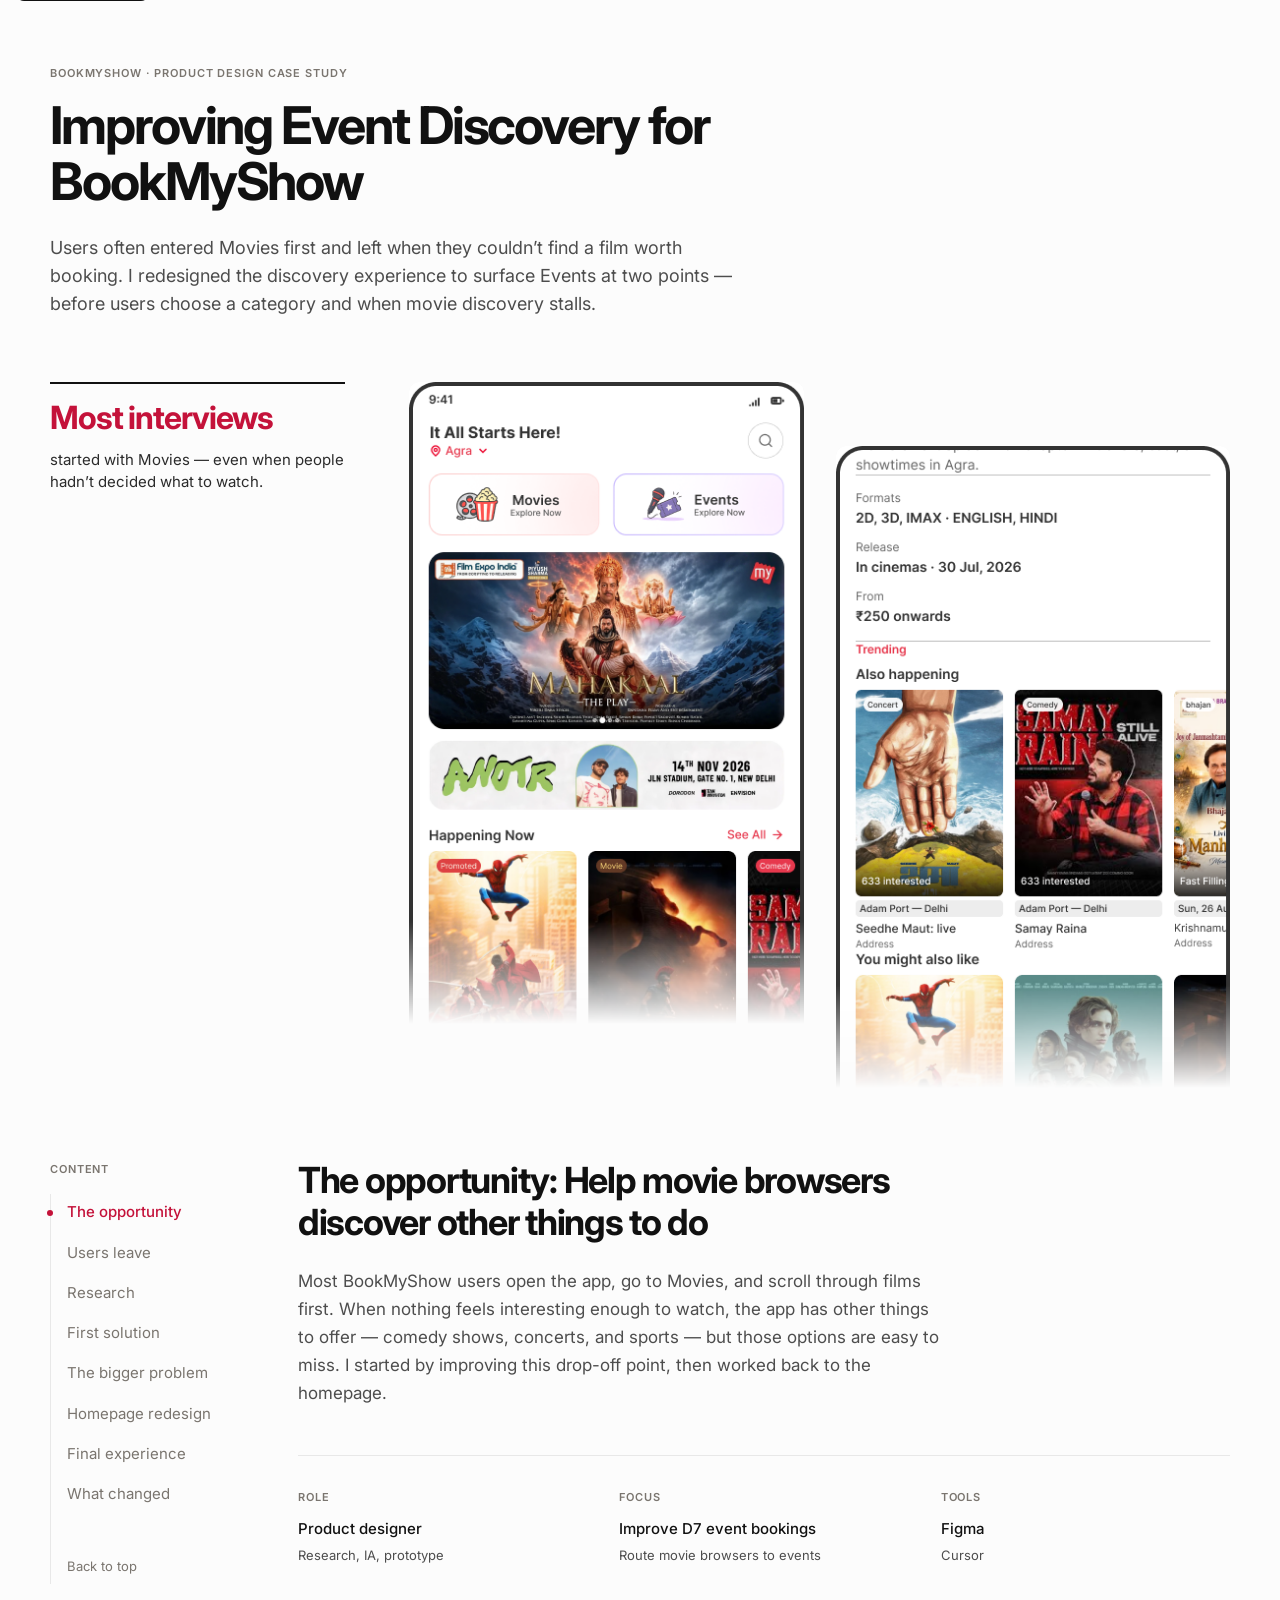
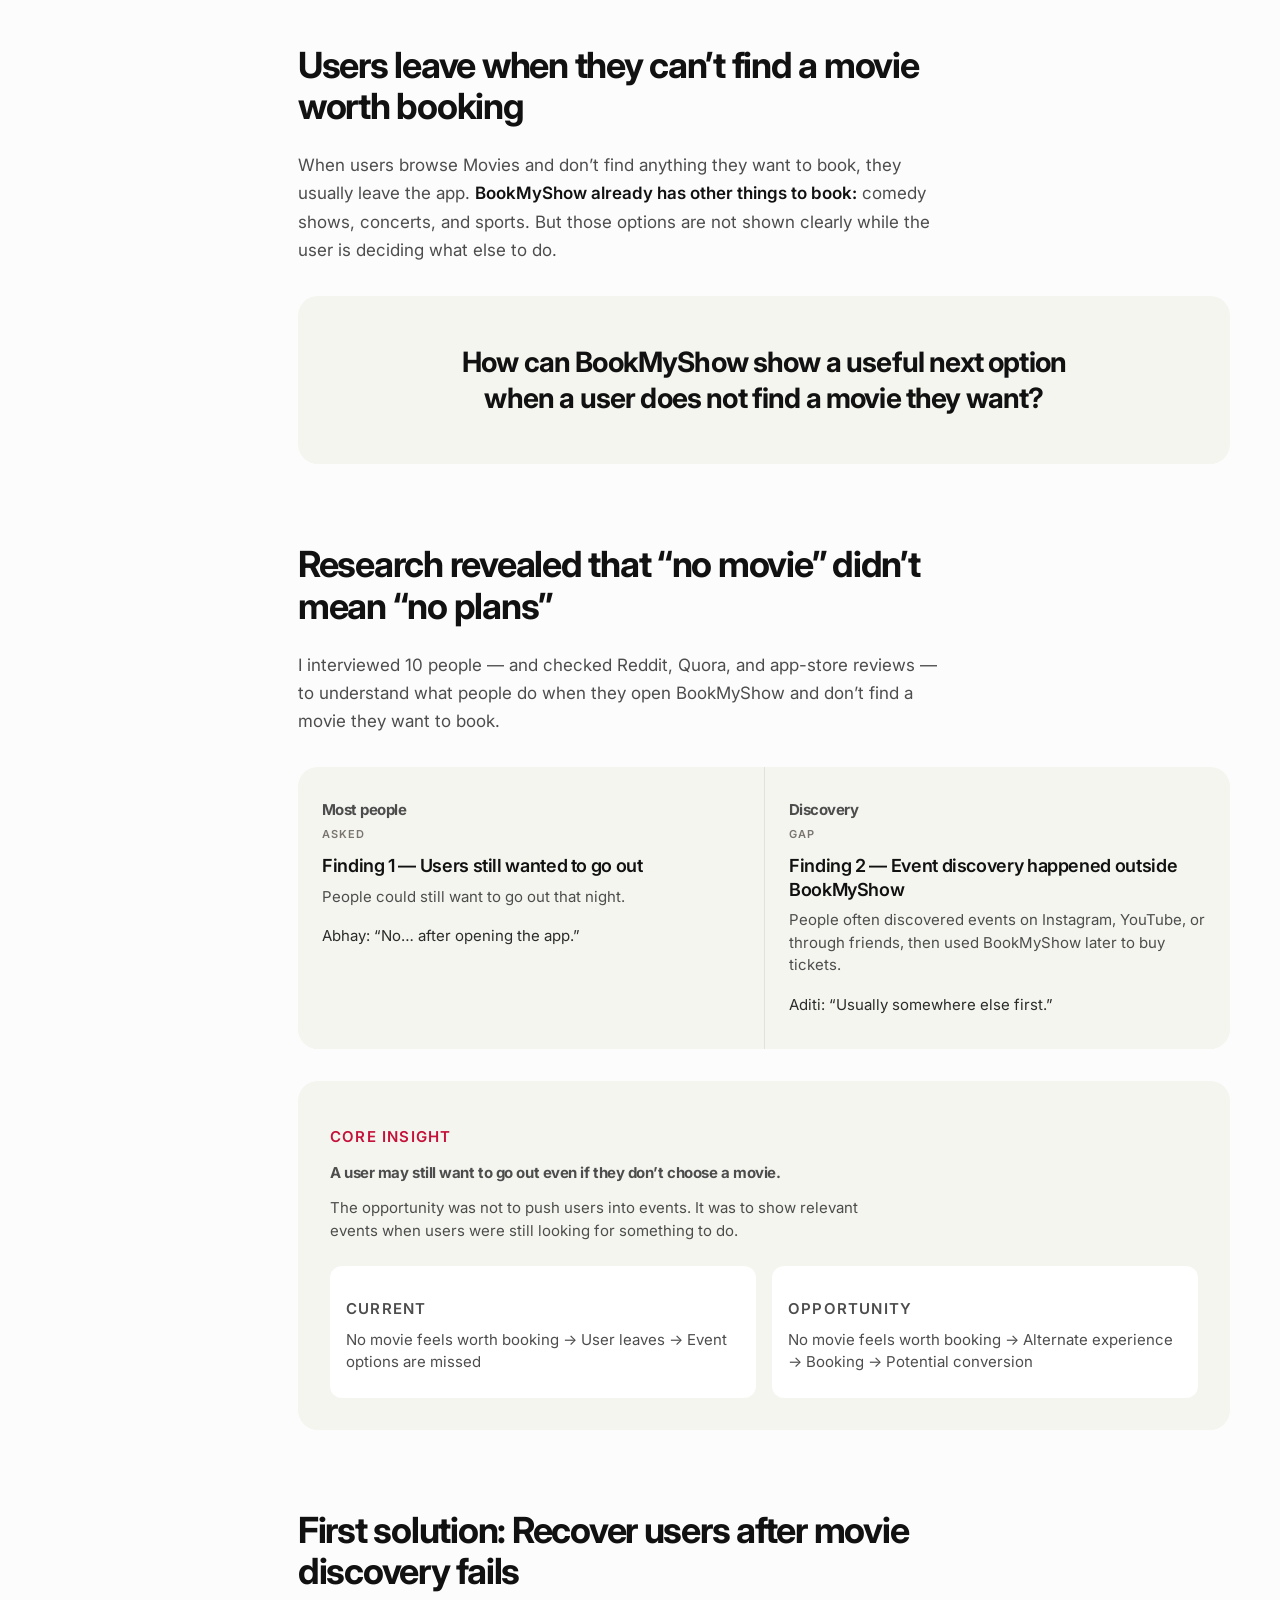
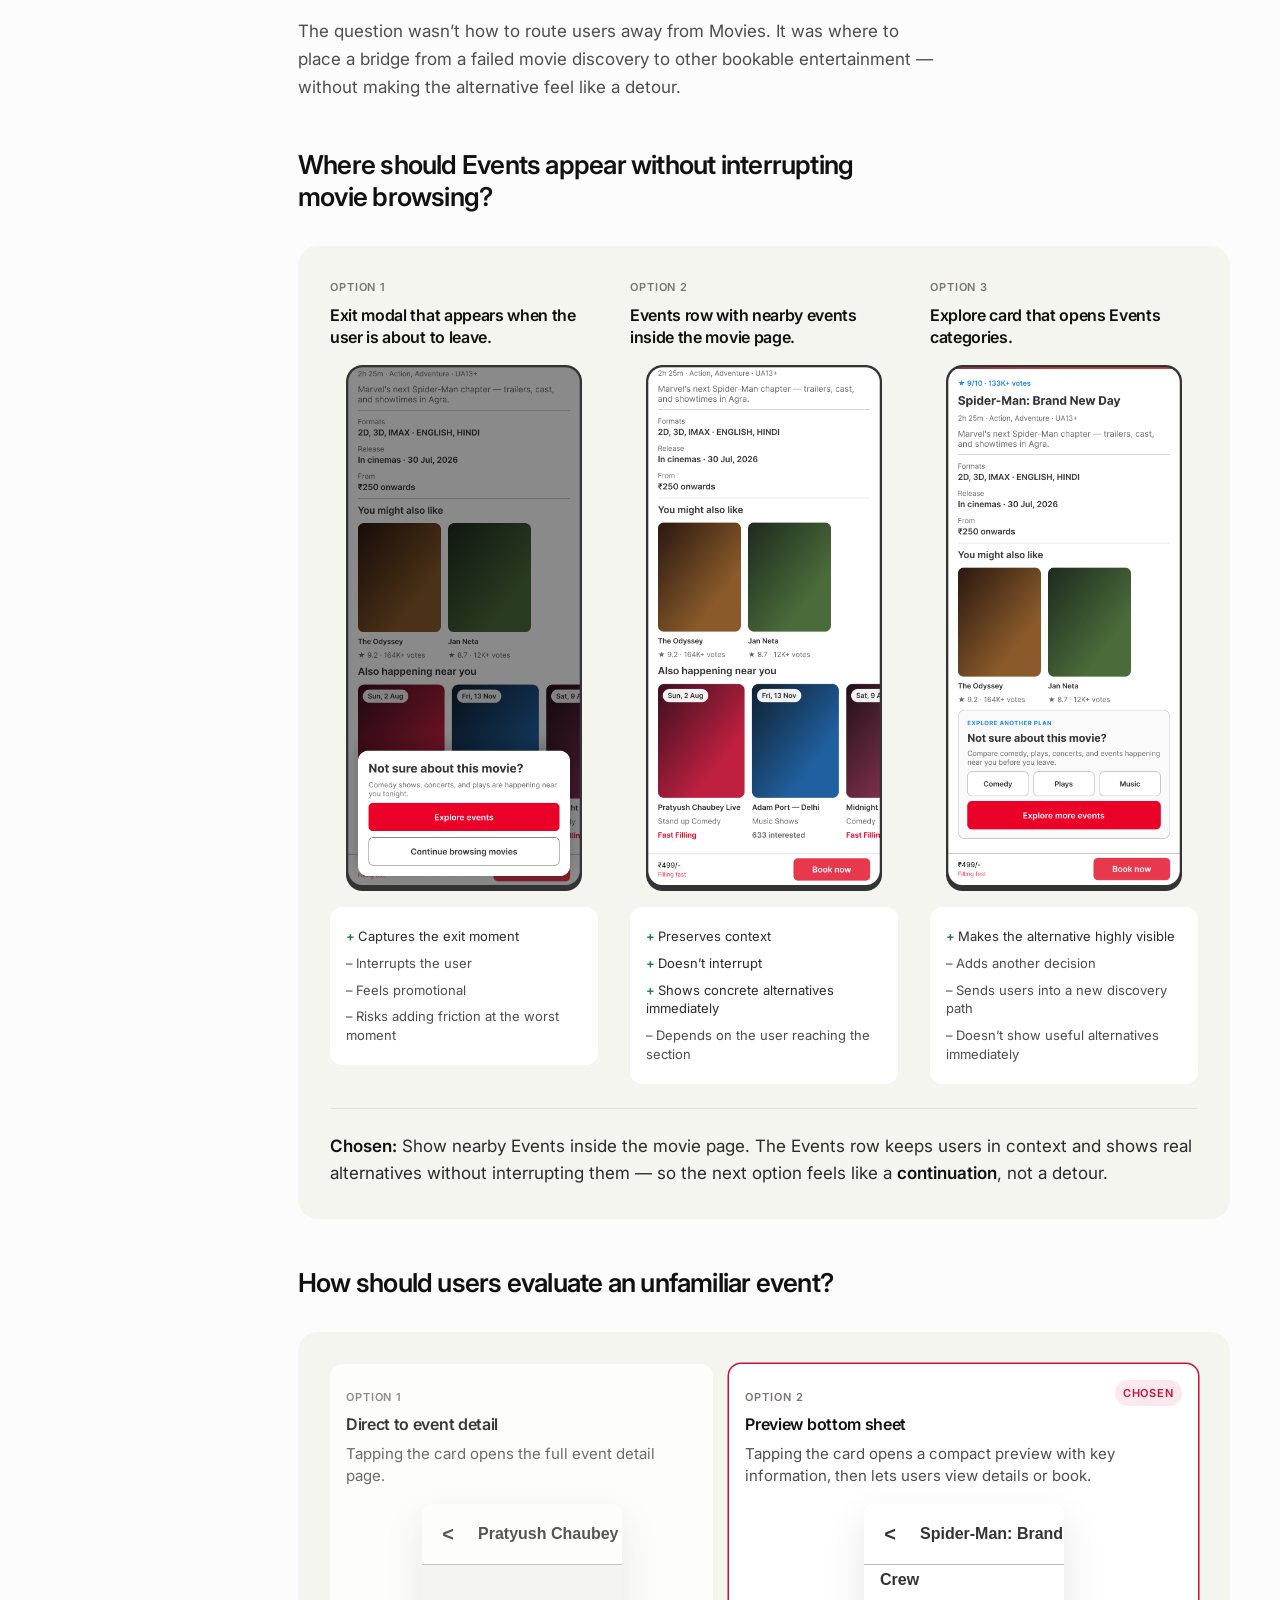
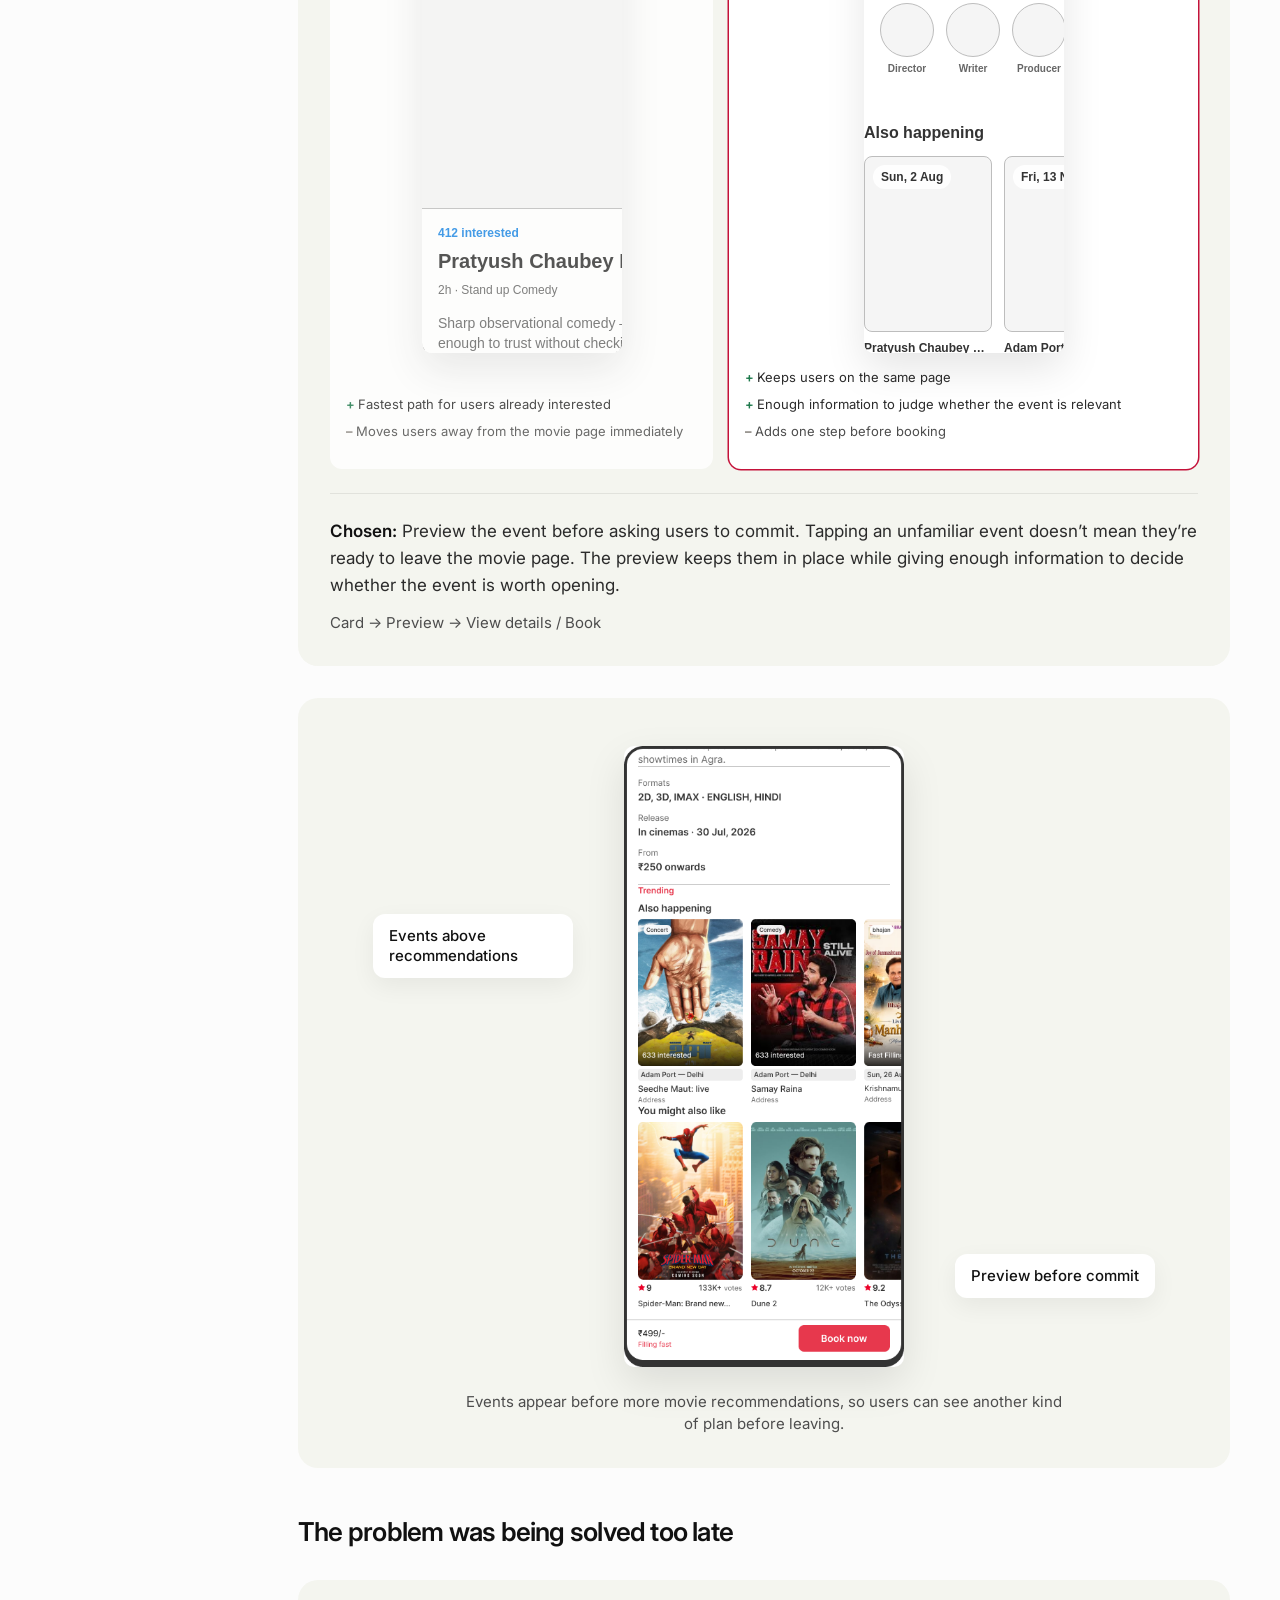
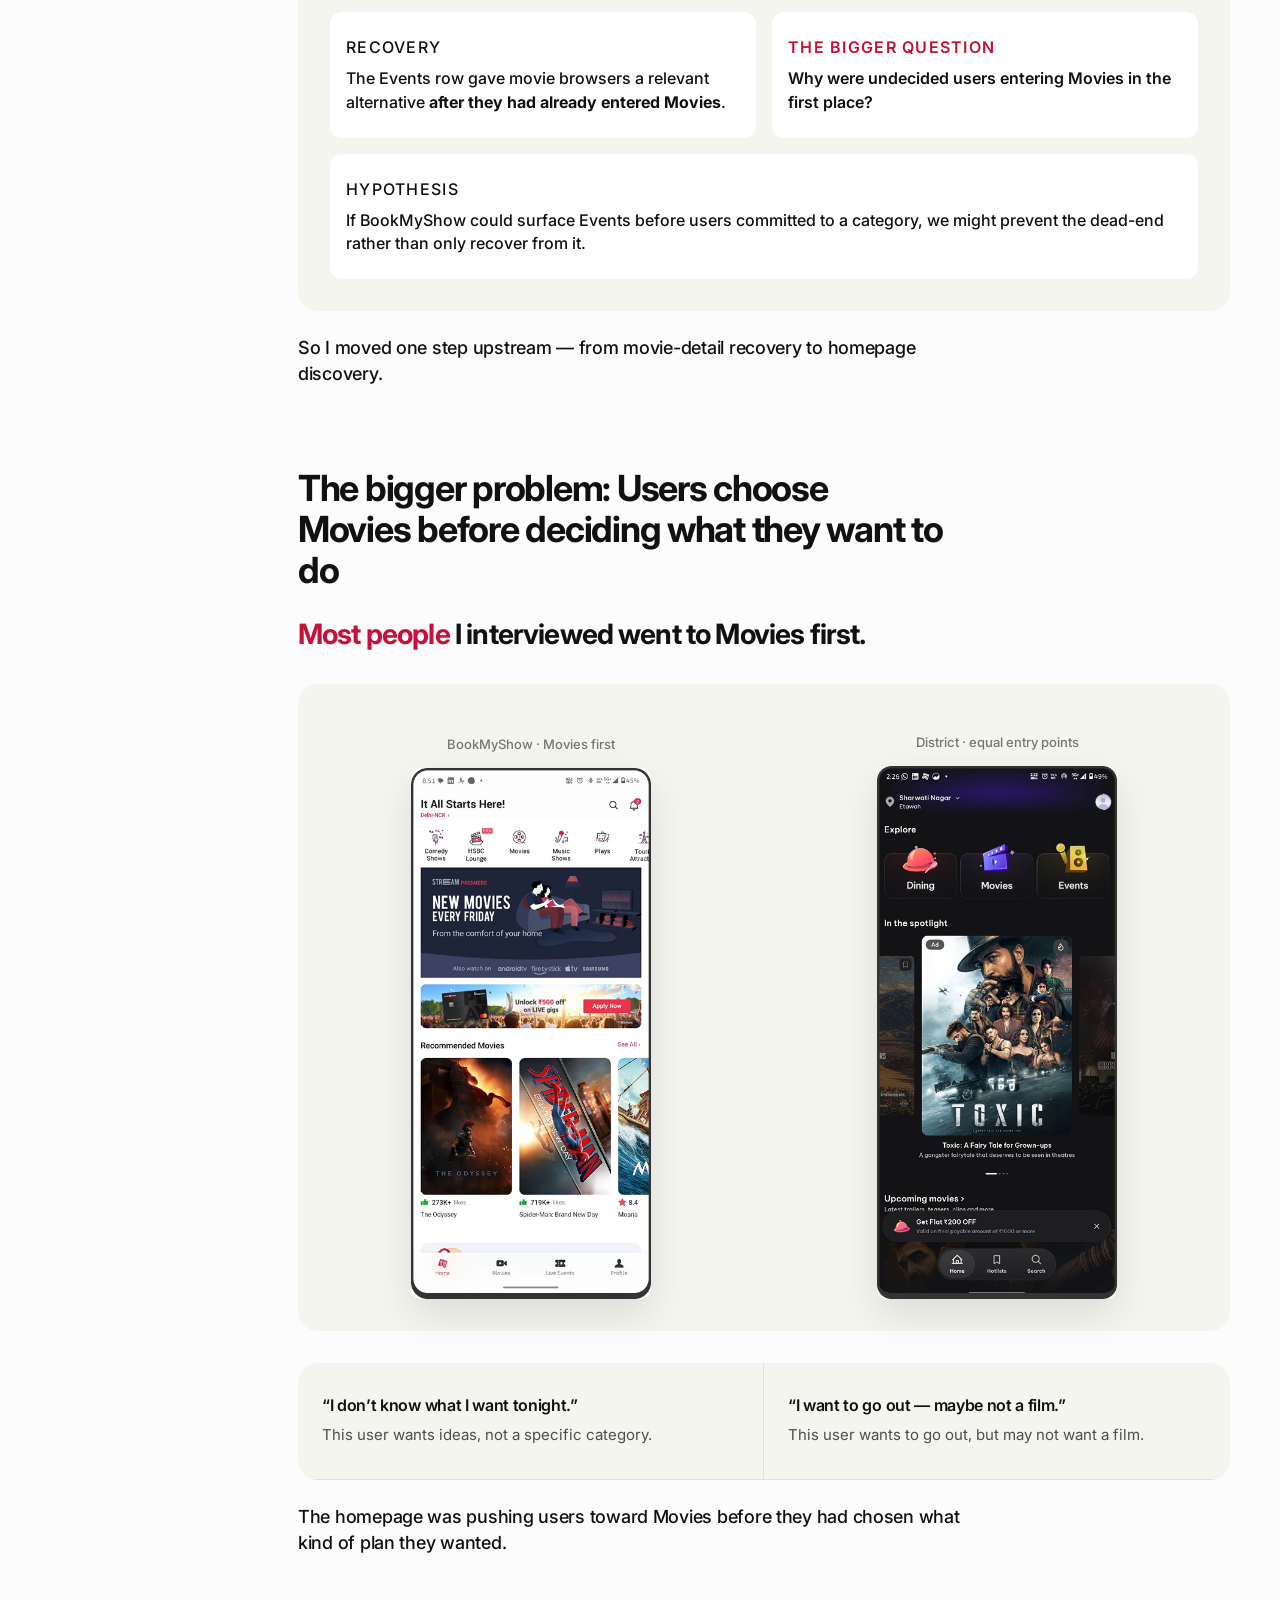
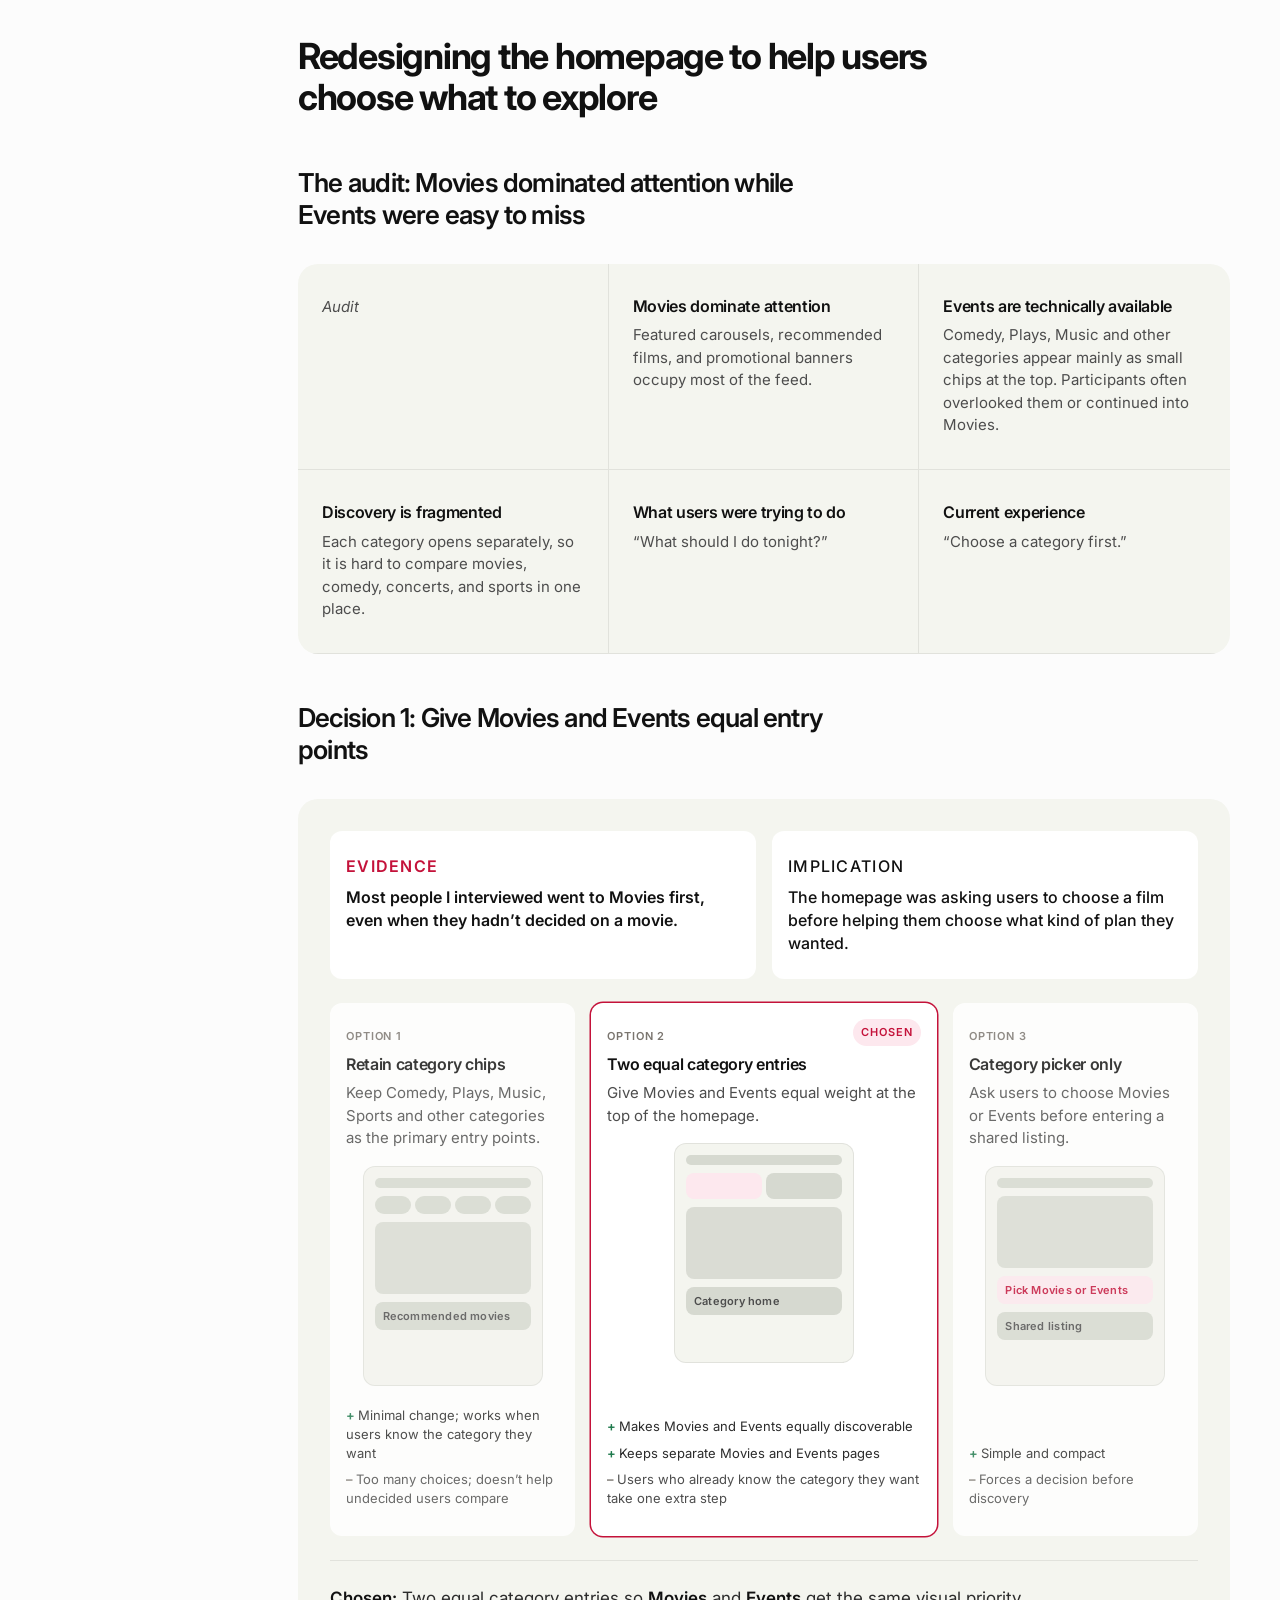
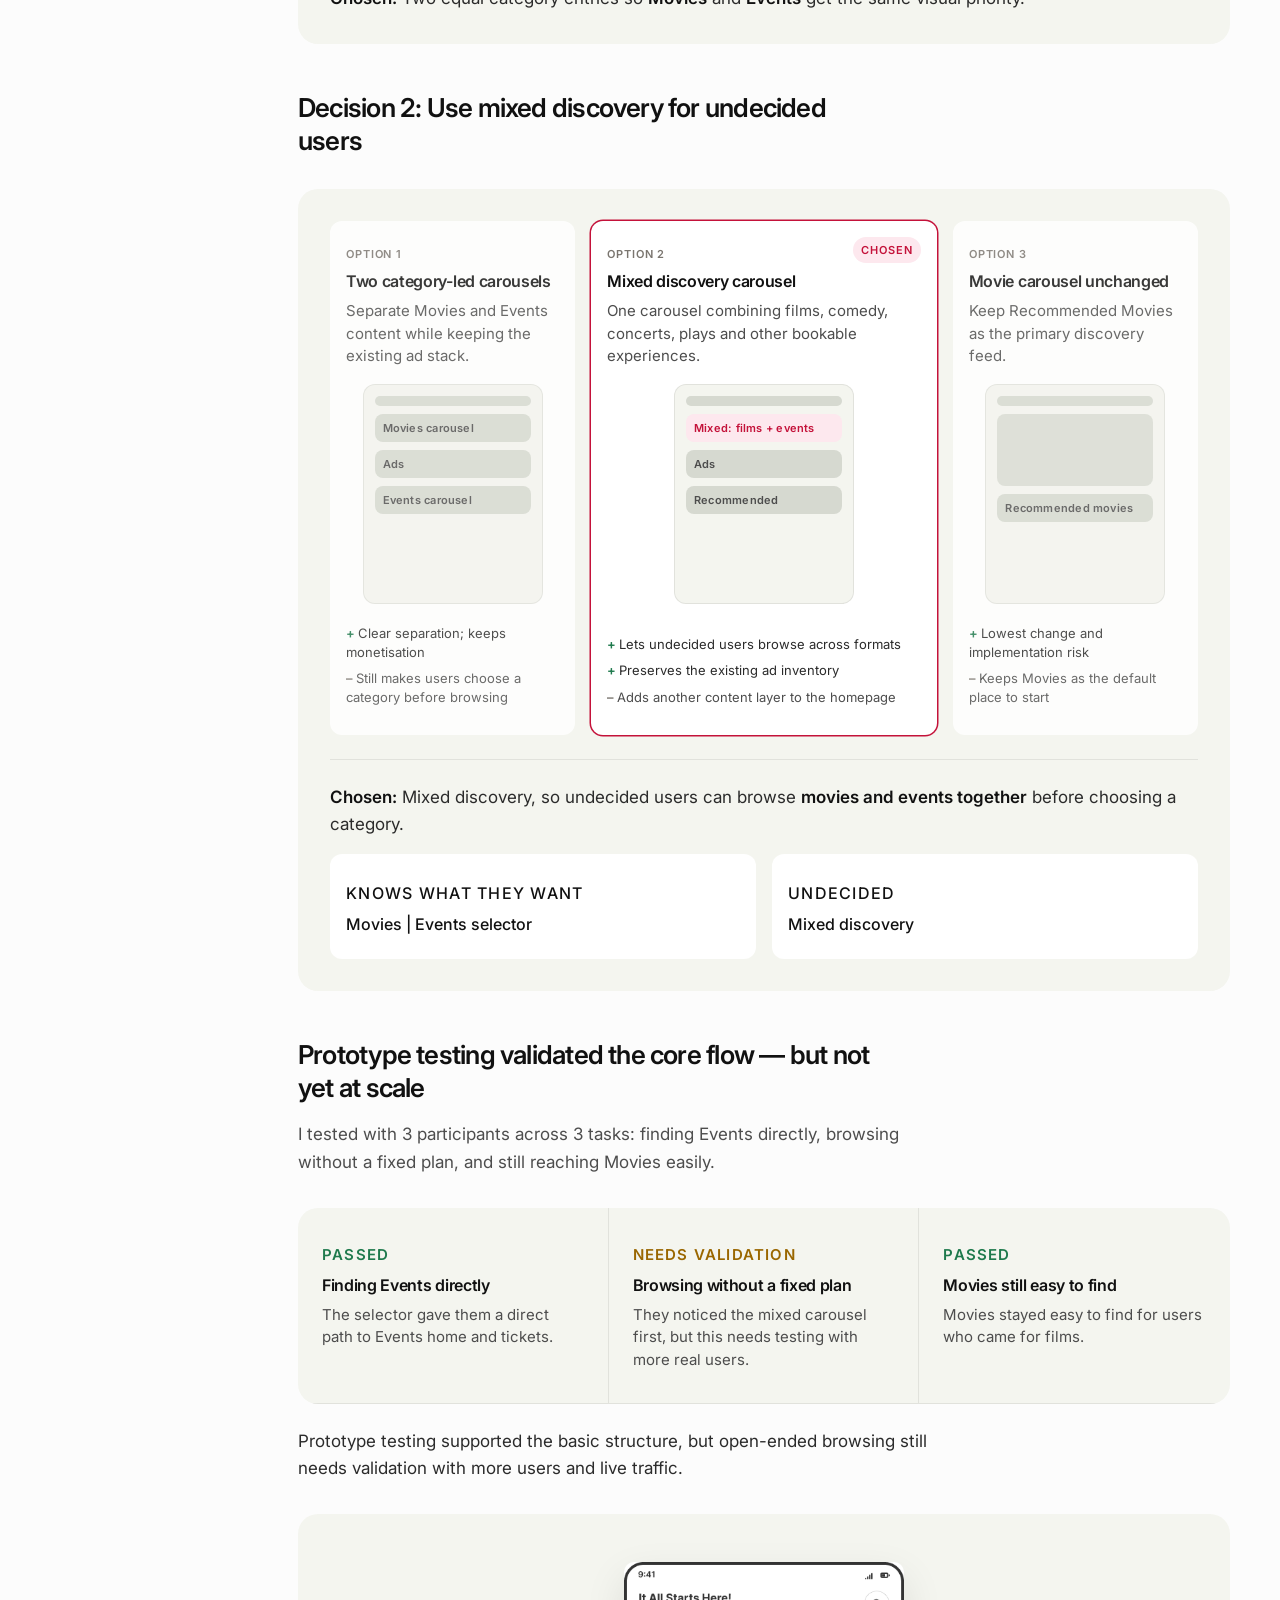
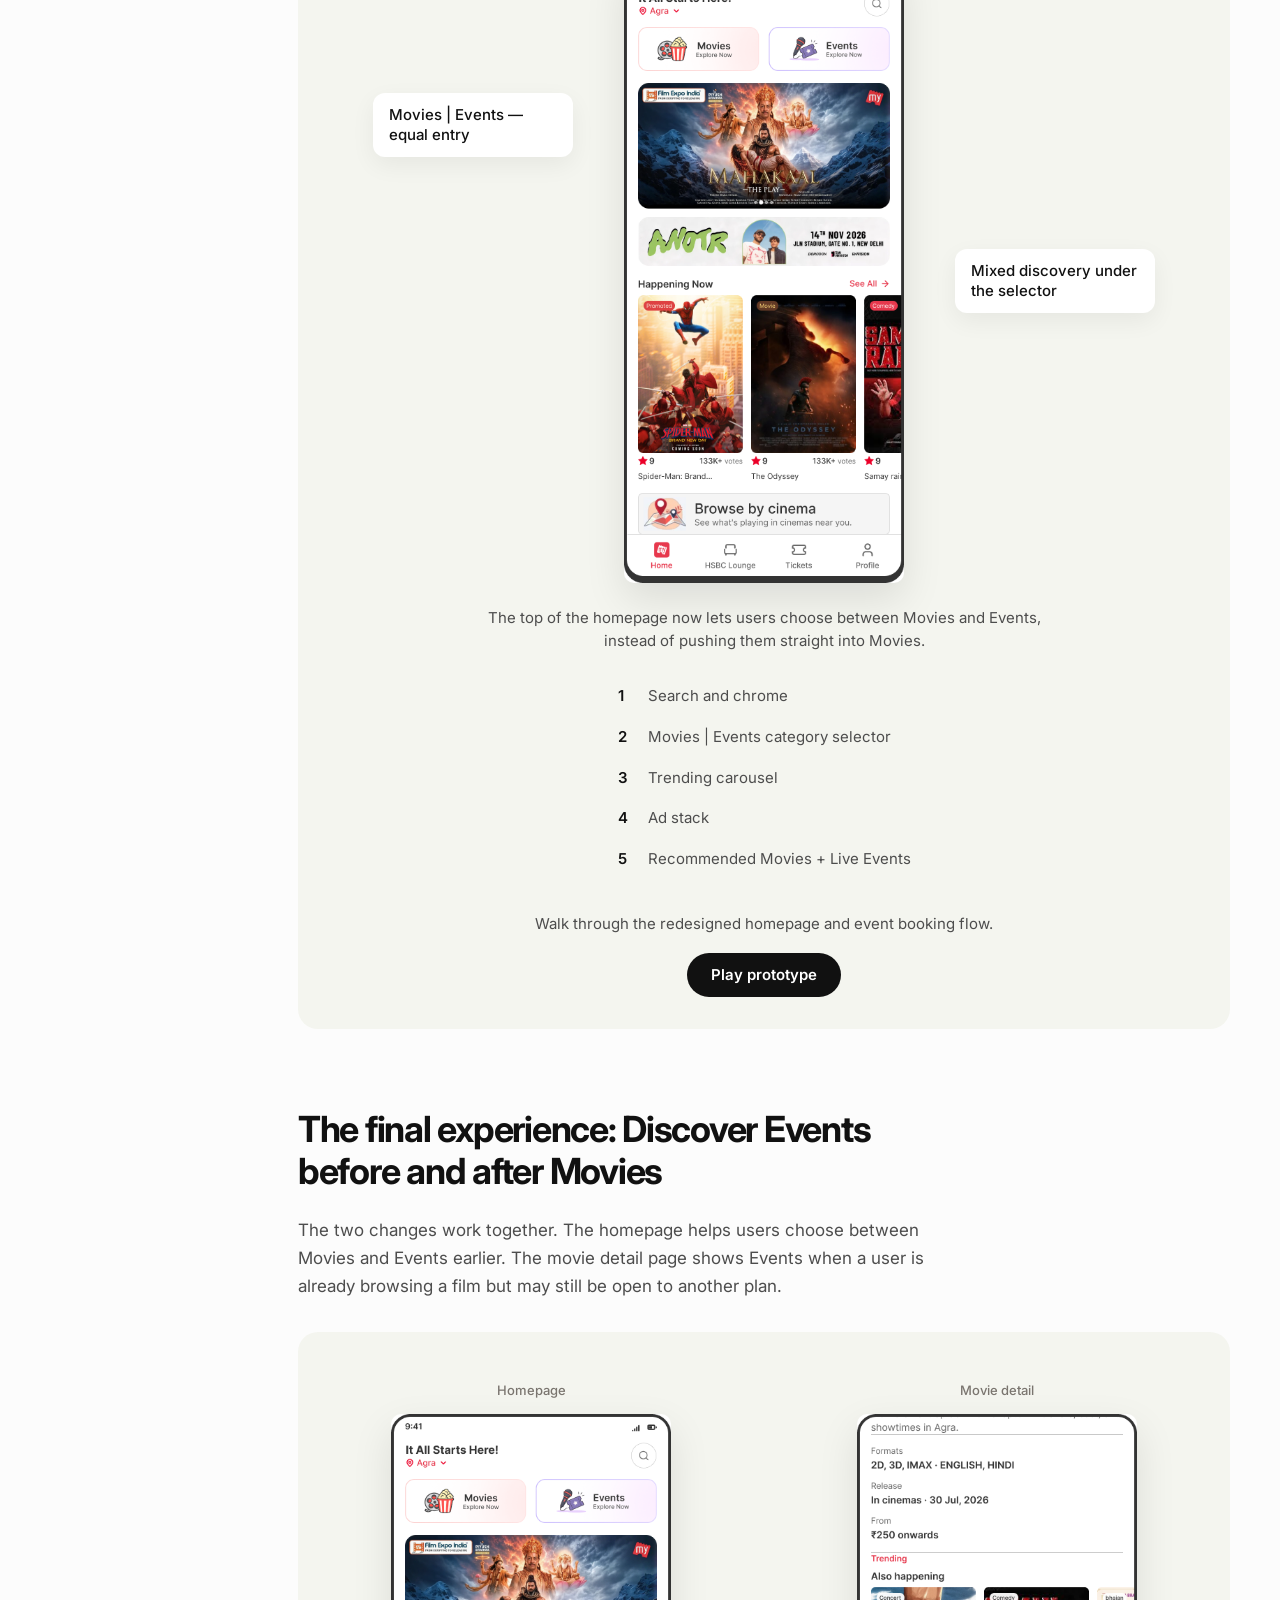
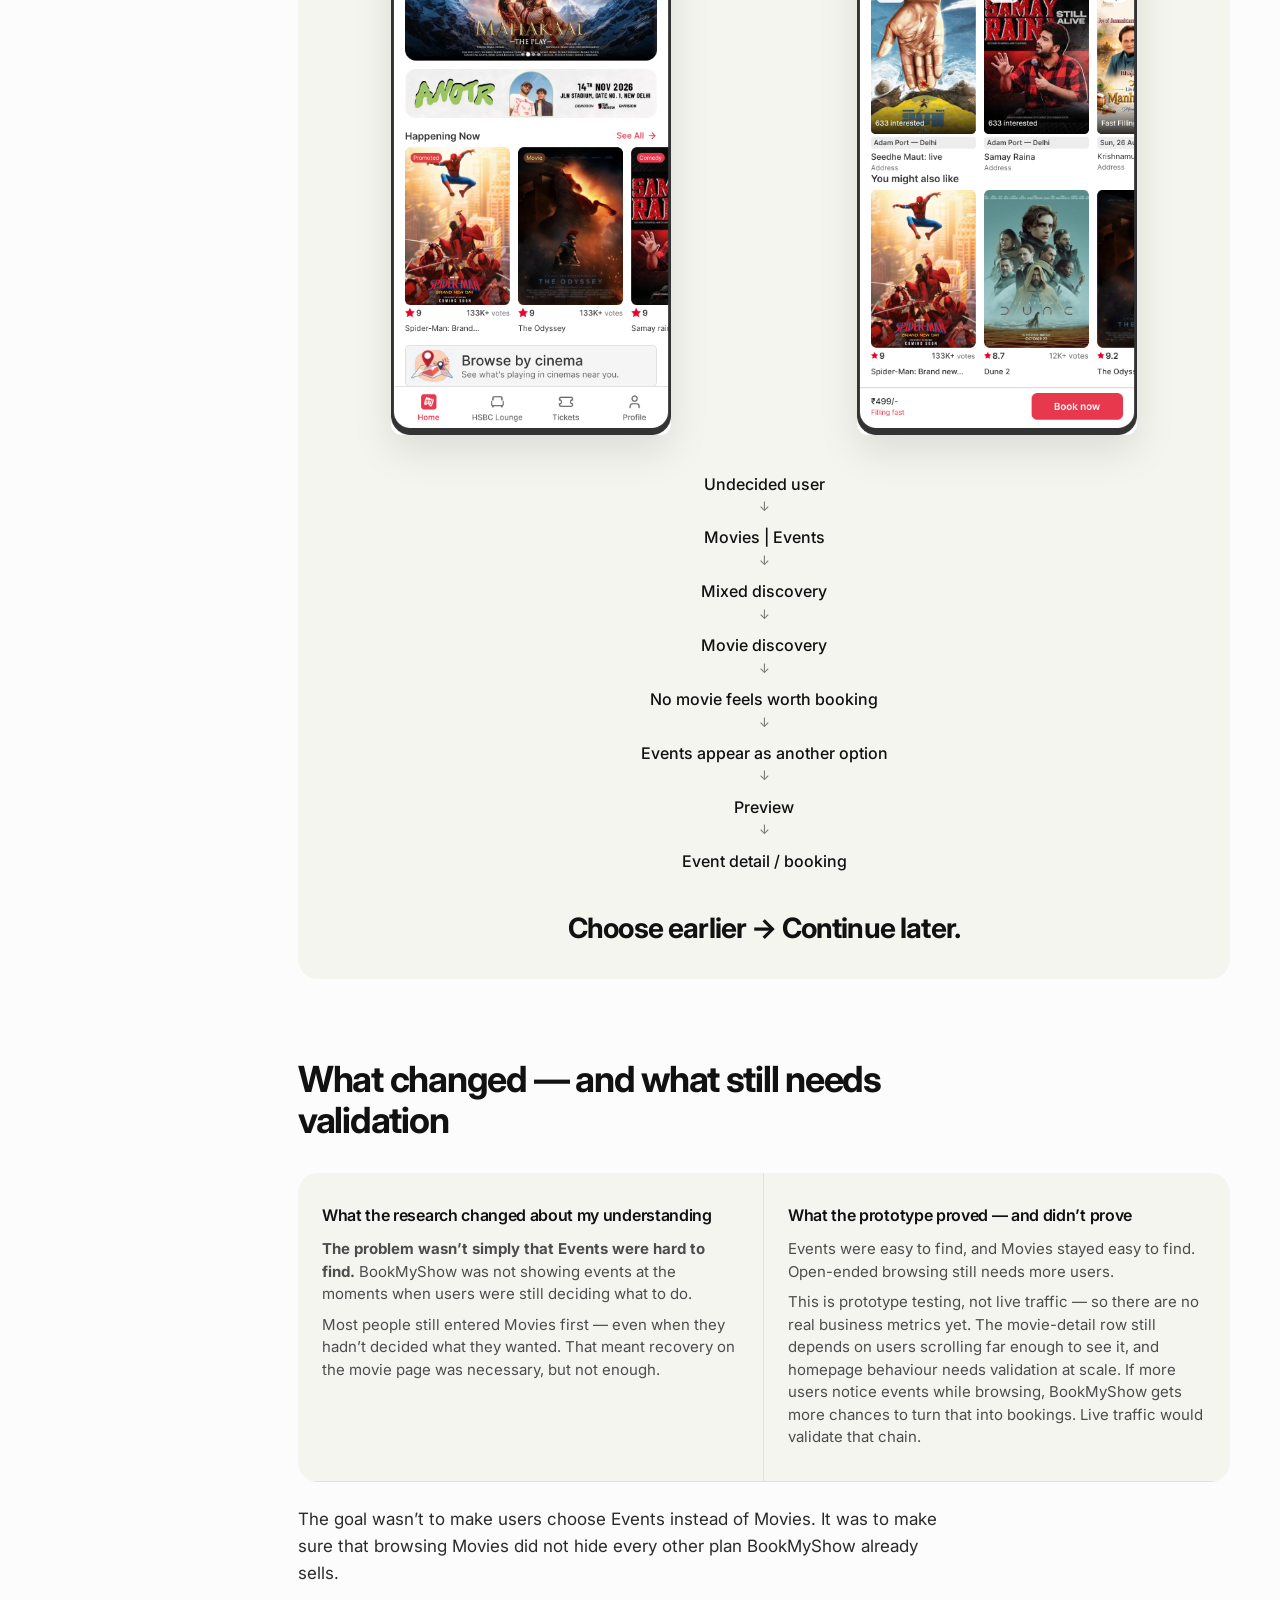
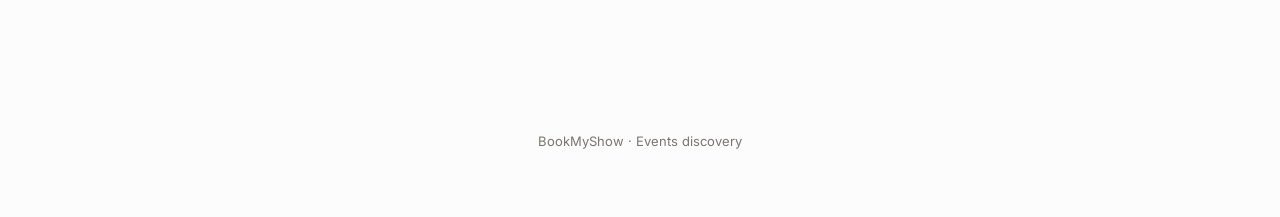
<file: index.html>
<!DOCTYPE html>
<html lang="en">
<head>
  <meta charset="UTF-8">
  <meta name="viewport" content="width=device-width, initial-scale=1">
  <title>BookMyShow — Events discovery</title>
  <link rel="preconnect" href="https://fonts.googleapis.com">
  <link rel="preconnect" href="https://fonts.gstatic.com" crossorigin>
  <link href="https://fonts.googleapis.com/css2?family=Inter:wght@400;500;600;700&display=swap" rel="stylesheet">
  <style>
    :root {
      --color-bg: #fcfcfc;
      --color-surface: #ffffff;
      --color-surface-soft: #f4f5ef;
      --color-text: #111111;
      --color-text-secondary: #2b2b2b;
      --color-text-muted: #4d4d4d;
      --color-text-caption: #7a756f;
      --color-border: rgba(0, 0, 0, 0.08);
      --color-border-strong: rgba(0, 0, 0, 0.12);
      --color-accent: #c4123a;
      --color-accent-soft: #fde8ee;
      --color-positive: #1f7a4d;
      --color-caution: #9a6700;
      --color-wire: #d6d9d0;

      --font-family: Inter, "Helvetica Neue", Helvetica, Arial, sans-serif;
      --text-display: clamp(2.25rem, 5vw, 3.25rem);
      --text-h1: clamp(1.75rem, 3.2vw, 2.25rem);
      --text-h2: clamp(1.375rem, 2.2vw, 1.625rem);
      --text-h3: 1.125rem;
      --text-card: 1rem;
      --text-body: 1.0625rem;
      --text-lede: 1.125rem;
      --text-small: 0.9375rem;
      --text-caption: 0.8125rem;
      --text-label: 0.6875rem;
      --text-insight: clamp(1.375rem, 2.4vw, 1.75rem);
      --text-stat: clamp(1.5rem, 2.8vw, 2rem);

      --space-1: 4px;
      --space-2: 8px;
      --space-3: 12px;
      --space-4: 16px;
      --space-5: 24px;
      --space-6: 32px;
      --space-7: 48px;
      --space-8: 64px;
      --space-9: 96px;

      --radius-sm: 8px;
      --radius-md: 12px;
      --radius-lg: 20px;
      --radius-device: 10px;
      --radius-pill: 999px;

      --content-max: 1180px;
      --reading-max: 38em;
      --page-gutter: 24px;

      --shadow-soft: 0 8px 24px rgba(0, 0, 0, 0.06);
      --shadow-medium: 0 16px 40px rgba(0, 0, 0, 0.1);
      --shadow-focus: 0 0 0 2px var(--color-bg), 0 0 0 4px var(--color-accent);
      --ring-accent: 0 0 0 1.5px var(--color-accent);

      --toc-w: 184px;
      --device-sm: 200px;
      --device-md: 240px;
      --device-lg: 280px;
      --ease: 180ms ease;
    }

    *, *::before, *::after { box-sizing: border-box; margin: 0; padding: 0; }

    html { scroll-behavior: smooth; }

    body {
      font-family: var(--font-family);
      font-size: var(--text-body);
      font-weight: 400;
      line-height: 1.65;
      color: var(--color-text-secondary);
      background: var(--color-bg);
      -webkit-font-smoothing: antialiased;
      overflow-x: clip;
      width: 100%;
      max-width: 100%;
    }

    img { max-width: 100%; height: auto; display: block; }
    a { color: inherit; }
    button, a { -webkit-tap-highlight-color: transparent; }

    :focus-visible {
      outline: none;
      box-shadow: var(--shadow-focus);
      border-radius: var(--radius-sm);
    }

    .skip {
      position: absolute;
      left: var(--space-4);
      top: -40px;
      z-index: 100;
      background: var(--color-text);
      color: var(--color-surface);
      padding: var(--space-2) var(--space-3);
      font-size: var(--text-small);
      font-weight: 600;
      text-decoration: none;
      border-radius: var(--radius-sm);
    }
    .skip:focus { top: var(--space-4); box-shadow: var(--shadow-focus); }

    .prose {
      color: var(--color-text-muted);
      line-height: 1.65;
      max-width: var(--reading-max);
    }
    .prose strong { color: var(--color-text); font-weight: 600; }

    h1, h2, h3, p, li, .subhead, .insight-line, .proof, .decision-note, .prose, .overview-copy, .bridge, .verdict {
      overflow-wrap: break-word;
    }

    h1 {
      font-size: var(--text-display);
      font-weight: 700;
      color: var(--color-text);
      letter-spacing: -0.04em;
      line-height: 1.08;
      max-width: min(16em, 100%);
      min-width: 0;
    }
    h2 {
      font-size: var(--text-h1);
      font-weight: 700;
      color: var(--color-text);
      letter-spacing: -0.035em;
      line-height: 1.15;
      margin-bottom: var(--space-5);
      max-width: min(18em, 100%);
    }
    h3 {
      font-size: var(--text-card);
      font-weight: 600;
      color: var(--color-text);
      letter-spacing: -0.02em;
      line-height: 1.3;
    }

    /* ── Hero ── */
    .hero {
      width: min(var(--content-max), calc(100% - (var(--page-gutter) * 2)));
      max-width: 100%;
      min-width: 0;
      margin: 0 auto;
      padding: var(--space-8) 0 var(--space-5);
    }
    .hero-tags {
      font-size: var(--text-label);
      font-weight: 600;
      letter-spacing: 0.08em;
      text-transform: uppercase;
      color: var(--color-text-caption);
      margin-bottom: var(--space-4);
    }
    .hero h1 { max-width: min(18em, 100%); }
    .hero-lede {
      margin-top: var(--space-5);
      font-size: var(--text-lede);
      line-height: 1.55;
      color: var(--color-text-muted);
      max-width: var(--reading-max);
    }

    .hero-lower {
      margin-top: clamp(var(--space-7), 6vw, var(--space-8));
      display: grid;
      grid-template-columns: minmax(200px, 0.72fr) minmax(0, 2fr);
      gap: clamp(var(--space-6), 5vw, var(--space-8));
      align-items: start;
    }
    .hero-evidence {
      padding-top: var(--space-4);
      border-top: 2px solid var(--color-text);
      max-width: min(22em, 100%);
    }
    .hero-evidence-n {
      font-size: var(--text-stat);
      font-weight: 700;
      color: var(--color-accent);
      letter-spacing: -0.035em;
      line-height: 1.15;
    }
    .hero-evidence-l {
      margin-top: var(--space-3);
      font-size: var(--text-small);
      line-height: 1.5;
      color: var(--color-text-secondary);
    }
    .hero-screens {
      display: grid;
      grid-template-columns: 1fr 1fr;
      gap: clamp(var(--space-4), 3vw, var(--space-6));
      align-items: start;
    }
    .hero-screen { min-width: 0; }
    .hero-screen:nth-child(2) {
      margin-top: clamp(var(--space-5), 5vw, var(--space-8));
    }
    .hero-screen figcaption {
      display: flex;
      flex-wrap: wrap;
      align-items: baseline;
      gap: var(--space-2) var(--space-3);
      padding-bottom: var(--space-3);
      border-bottom: 1px solid var(--color-border);
      margin-bottom: var(--space-4);
    }
    .hero-step {
      font-size: var(--text-label);
      font-weight: 600;
      letter-spacing: 0.08em;
      color: var(--color-accent);
    }
    .hero-moment {
      font-size: var(--text-small);
      font-weight: 600;
      color: var(--color-text);
      line-height: 1.3;
      min-width: 0;
      flex: 1 1 8em;
    }
    .hero-where {
      margin-left: auto;
      font-size: var(--text-label);
      font-weight: 600;
      letter-spacing: 0.08em;
      text-transform: uppercase;
      color: var(--color-text-caption);
      white-space: nowrap;
      flex: 0 1 auto;
    }
    .hero-shot {
      overflow: hidden;
      border-radius: var(--radius-device) var(--radius-device) 0 0;
      background: var(--color-surface);
      aspect-ratio: 393 / 640;
      box-shadow: var(--shadow-medium);
      -webkit-mask-image: linear-gradient(180deg, #000 84%, transparent 100%);
      mask-image: linear-gradient(180deg, #000 84%, transparent 100%);
    }
    .hero-shot img { width: 100%; }

    /* ── Layout: TOC + main ── */
    .layout {
      width: min(var(--content-max), calc(100% - (var(--page-gutter) * 2)));
      margin: 0 auto;
      display: grid;
      grid-template-columns: var(--toc-w) minmax(0, 1fr);
      gap: clamp(var(--space-6), 5vw, var(--space-8));
      align-items: start;
      padding-bottom: var(--space-9);
      max-width: 100%;
    }
    .layout > *,
    .chapter,
    .tray,
    .stage,
    .findings,
    .grid-tray,
    .insight,
    .opt,
    .finding {
      min-width: 0;
    }

    .toc {
      position: sticky;
      top: var(--space-6);
      padding-top: var(--space-7);
    }
    .toc-title {
      font-size: var(--text-label);
      font-weight: 600;
      letter-spacing: 0.08em;
      text-transform: uppercase;
      color: var(--color-text-caption);
      margin-bottom: var(--space-4);
    }
    .toc nav {
      display: flex;
      flex-direction: column;
      gap: var(--space-1);
      border-left: 1px solid var(--color-border);
      padding-left: var(--space-4);
    }
    .toc a {
      font-size: var(--text-small);
      line-height: 1.35;
      color: var(--color-text-caption);
      text-decoration: none;
      position: relative;
      padding: var(--space-2) 0;
      min-height: 36px;
      display: flex;
      align-items: center;
      cursor: pointer;
    }
    .toc a:hover { color: var(--color-text-secondary); }
    .toc a.is-active {
      color: var(--color-accent);
      font-weight: 500;
    }
    .toc a.is-active::before {
      content: "";
      position: absolute;
      left: -20px;
      top: 50%;
      width: 6px;
      height: 6px;
      border-radius: 50%;
      background: var(--color-accent);
      transform: translateY(-50%);
    }
    .toc .back-top {
      margin-top: var(--space-6);
      padding-left: 0;
      border: 0;
      color: var(--color-text-caption);
      font-size: var(--text-caption);
    }
    .toc .back-top:hover { color: var(--color-text); }

    .chapter {
      padding: var(--space-8) 0 var(--space-4);
      scroll-margin-top: var(--space-6);
    }
    .chapter:first-of-type { padding-top: var(--space-7); }
    .chapter > .verdict,
    .chapter > .bridge {
      max-width: var(--reading-max);
    }
    .chapter > h2 + .proof { margin-top: 0; }

    .subhead {
      font-size: var(--text-h2);
      font-weight: 600;
      color: var(--color-text);
      letter-spacing: -0.03em;
      line-height: 1.25;
      margin: var(--space-7) 0 var(--space-4);
      max-width: min(22em, 100%);
    }
    .subhead:first-child { margin-top: 0; }

    /* ── Overview meta ── */
    .overview-copy {
      color: var(--color-text-muted);
      max-width: var(--reading-max);
      line-height: 1.65;
    }
    .overview-copy p + p { margin-top: var(--space-4); }
    .overview-copy strong { color: var(--color-text); font-weight: 600; }
    .meta {
      display: grid;
      grid-template-columns: repeat(3, 1fr);
      gap: var(--space-6);
      margin-top: var(--space-7);
      padding-top: var(--space-6);
      border-top: 1px solid var(--color-border);
    }
    .meta-k,
    .lbl,
    .opt-k,
    .tag {
      font-size: var(--text-label);
      font-weight: 600;
      letter-spacing: 0.08em;
      text-transform: uppercase;
      color: var(--color-text-caption);
    }
    .meta-k {
      display: block;
      margin-bottom: var(--space-2);
    }
    .meta-v {
      font-size: var(--text-small);
      font-weight: 500;
      color: var(--color-text);
      line-height: 1.4;
    }
    .meta-v span {
      display: block;
      font-weight: 400;
      color: var(--color-text-muted);
      font-size: var(--text-caption);
      margin-top: var(--space-1);
    }

    /* ── Cream trays ── */
    .tray,
    .insight,
    .stage,
    .findings,
    .grid-tray {
      background: var(--color-surface-soft);
      border-radius: var(--radius-lg);
      margin-top: var(--space-6);
    }
    .tray {
      padding: var(--space-6);
    }
    .tray:has(> .statement:only-child) {
      padding: var(--space-7) var(--space-6);
    }
    .tray-caption {
      margin-top: var(--space-5);
      font-size: var(--text-small);
      line-height: 1.5;
      color: var(--color-text-muted);
      text-align: center;
      max-width: min(40em, 100%);
      margin-left: auto;
      margin-right: auto;
    }

    /* ── Icon / info grids ── */
    .grid-tray {
      display: grid;
      overflow: hidden;
    }
    .grid-3 { grid-template-columns: repeat(3, 1fr); }
    .grid-2 { grid-template-columns: repeat(2, 1fr); }
    .cell {
      padding: var(--space-6) var(--space-5);
      border-right: 1px solid var(--color-border);
      border-bottom: 1px solid var(--color-border);
    }
    .grid-3 .cell:nth-child(3n) { border-right: none; }
    .grid-2 .cell:nth-child(2n) { border-right: none; }
    .cell-label {
      font-size: var(--text-caption);
      font-style: italic;
      font-weight: 400;
      letter-spacing: 0;
      text-transform: none;
      color: var(--color-text-caption);
    }
    .cell h3 { margin-bottom: var(--space-2); }
    .cell p {
      font-size: var(--text-small);
      line-height: 1.5;
      color: var(--color-text-muted);
    }
    .cell em {
      display: block;
      margin-top: var(--space-3);
      font-style: normal;
      font-size: var(--text-caption);
      color: var(--color-text-secondary);
    }

    /* ── Problem statement ── */
    .statement {
      background: transparent;
      padding: 0;
      text-align: center;
    }
    .statement p {
      font-size: var(--text-insight);
      font-weight: 700;
      color: var(--color-text);
      letter-spacing: -0.03em;
      line-height: 1.3;
      max-width: min(22em, 100%);
      margin: 0 auto;
    }

    /* ── Option strips ── */
    .option-strip {
      display: grid;
      grid-template-columns: repeat(3, 1fr);
      gap: var(--space-4);
    }
    .opt,
    .ditem,
    .flow,
    .logic {
      background: var(--color-surface);
      border-radius: var(--radius-md);
      padding: var(--space-5) var(--space-4);
    }
    .opt {
      display: flex;
      flex-direction: column;
      min-height: 100%;
      position: relative;
    }
    .opt.is-chosen {
      box-shadow: var(--ring-accent);
    }
    .opt.is-chosen h3 { padding-right: 76px; }
    .opt-k { margin-bottom: var(--space-2); }
    .opt h3 { margin-bottom: var(--space-2); }
    .opt-copy {
      font-size: var(--text-small);
      line-height: 1.5;
      color: var(--color-text-muted);
      margin-bottom: var(--space-4);
    }
    .opt .shot {
      width: min(180px, 100%);
      margin: 0 auto var(--space-4);
      border-radius: var(--radius-device);
      overflow: hidden;
    }
    .option-strip.flush {
      gap: var(--space-6);
    }
    .option-strip.flush .opt {
      background: transparent;
      border-radius: 0;
      padding: 0;
      box-shadow: none;
    }
    .option-strip.flush .opt-head {
      display: flex;
      flex-wrap: wrap;
      align-items: baseline;
      gap: var(--space-2) var(--space-3);
      margin-bottom: var(--space-4);
    }
    .option-strip.flush .opt-k {
      margin-bottom: 0;
    }
    .option-strip.flush .opt-copy {
      font-size: var(--text-card);
      font-weight: 600;
      line-height: 1.4;
      color: var(--color-text);
      letter-spacing: -0.02em;
      margin-bottom: 0;
      max-width: none;
    }
    .option-strip.flush .opt-copy::before { content: none; }
    .option-strip.flush .opt .shot {
      width: 88%;
      max-width: var(--device-md);
      margin: 0 auto var(--space-4);
      border-radius: var(--radius-device);
    }
    .option-strip.flush .points {
      margin-top: 0;
      padding: var(--space-4);
      background: var(--color-surface);
      border-radius: var(--radius-md);
    }
    .points {
      list-style: none;
      margin-top: auto;
      font-size: var(--text-caption);
      line-height: 1.45;
    }
    .points li {
      padding: var(--space-1) 0;
      color: var(--color-text-muted);
    }
    .points .pro { color: var(--color-text-secondary); }
    .points .pro::before {
      content: "+ ";
      color: var(--color-positive);
      font-weight: 600;
    }
    .points .con::before {
      content: "– ";
      color: var(--color-text-caption);
      font-weight: 600;
    }
    .chosen-tag {
      position: absolute;
      top: var(--space-4);
      right: var(--space-4);
      font-size: var(--text-label);
      font-weight: 600;
      letter-spacing: 0.08em;
      text-transform: uppercase;
      color: var(--color-accent);
      background: var(--color-accent-soft);
      padding: var(--space-1) var(--space-2);
      border-radius: var(--radius-pill);
    }
    .verdict {
      margin-top: var(--space-5);
      font-size: var(--text-body);
      line-height: 1.6;
      color: var(--color-text-secondary);
    }
    .note {
      margin-top: var(--space-3);
      font-size: var(--text-small);
      line-height: 1.5;
      color: var(--color-text-muted);
    }
    .decision-note {
      margin-top: var(--space-5);
      padding-top: var(--space-5);
      border-top: 1px solid var(--color-border);
      font-size: var(--text-body);
      font-weight: 400;
      line-height: 1.6;
      color: var(--color-text-secondary);
    }
    .decision-note strong {
      color: var(--color-text);
      font-weight: 600;
    }

    /* ── Schematics (un-shot options) ── */
    .schematic {
      width: 100%;
      max-width: 180px;
      margin: 0 auto var(--space-4);
      align-self: center;
      background: var(--color-surface-soft);
      border-radius: var(--radius-md);
      padding: var(--space-3);
      display: flex;
      flex-direction: column;
      gap: var(--space-2);
      min-height: 220px;
      box-shadow: inset 0 0 0 1px var(--color-border);
    }
    .sch-bar {
      height: 10px;
      border-radius: var(--radius-sm);
      background: var(--color-wire);
    }
    .sch-hero {
      height: 72px;
      border-radius: var(--radius-sm);
      background: var(--color-wire);
      opacity: 0.85;
    }
    .sch-row {
      height: 28px;
      border-radius: var(--radius-sm);
      background: var(--color-wire);
      font-size: var(--text-label);
      font-weight: 600;
      color: var(--color-text-muted);
      display: flex;
      align-items: center;
      padding: 0 var(--space-2);
      letter-spacing: 0.02em;
    }
    .sch-row.hi {
      background: var(--color-accent-soft);
      color: var(--color-accent);
    }
    .sch-chips {
      display: flex;
      gap: var(--space-1);
      flex-wrap: wrap;
    }
    .sch-chip {
      height: 18px;
      border-radius: var(--radius-pill);
      background: var(--color-wire);
      flex: 1;
      min-width: 28px;
    }
    .sch-tabs {
      display: grid;
      grid-template-columns: 1fr 1fr;
      gap: var(--space-1);
    }
    .sch-tab {
      height: 26px;
      border-radius: var(--radius-sm);
      background: var(--color-wire);
    }
    .sch-tab.on { background: var(--color-accent-soft); }

    /* ── Live devices ── */
    .live-row {
      display: grid;
      grid-template-columns: 1fr 1fr;
      gap: var(--space-4);
    }
    .live-stack {
      text-align: center;
      align-self: center;
      width: 100%;
    }
    .live-device {
      position: relative;
      container-type: inline-size;
      box-sizing: content-box;
      width: min(var(--device-sm), 100%);
      max-width: 100%;
      aspect-ratio: 390 / 875;
      margin: 0 auto var(--space-3);
      overflow: hidden;
      border-radius: var(--radius-device);
      background: var(--color-surface);
      box-shadow: var(--shadow-medium);
    }
    .live-device iframe {
      position: absolute;
      top: 0;
      left: 0;
      width: 390px;
      height: 875px;
      border: 0;
      pointer-events: none;
      transform-origin: top left;
      transform: scale(calc(100cqw / 390px));
    }

    /* ── Mockup stages ── */
    .stage {
      padding: clamp(var(--space-6), 5vw, var(--space-7)) var(--space-5) var(--space-6);
      position: relative;
      display: flex;
      flex-direction: column;
      align-items: center;
    }
    .stage-phone {
      width: min(var(--device-lg), 70%);
      max-width: 100%;
      margin-inline: auto;
      border-radius: var(--radius-device);
      overflow: hidden;
      background: var(--color-surface);
      box-shadow: var(--shadow-medium);
      position: relative;
      z-index: 1;
    }
    .stage-phone img { width: 100%; }
    .callout {
      position: absolute;
      z-index: 2;
      background: var(--color-surface);
      border-radius: var(--radius-md);
      padding: var(--space-3) var(--space-4);
      box-shadow: var(--shadow-soft);
      max-width: 200px;
      font-size: var(--text-small);
      font-weight: 500;
      color: var(--color-text);
      line-height: 1.35;
    }
    .callout.left { left: 8%; top: 28%; }
    .callout.right { right: 8%; bottom: 22%; }
    .stage:has(.stack-list) .callout.left { top: 16%; }
    .stage:has(.stack-list) .callout.right {
      top: 30%;
      bottom: auto;
    }
    .pair-stage {
      display: flex;
      justify-content: center;
      align-items: flex-end;
      gap: clamp(var(--space-4), 4vw, var(--space-7));
      flex-wrap: wrap;
      width: 100%;
      max-width: 100%;
    }
    .pair-col {
      text-align: center;
      min-width: 0;
      flex: 1 1 200px;
      display: flex;
      flex-direction: column;
      align-items: center;
    }
    .pair-col .stage-phone { width: min(var(--device-md), 70vw, 100%); transform: none; }
    .pair-label {
      display: block;
      font-size: var(--text-caption);
      font-weight: 500;
      letter-spacing: 0;
      text-transform: none;
      color: var(--color-text-caption);
      margin-bottom: var(--space-3);
    }

    /* ── Results ── */
    .tag {
      display: inline-block;
      margin-bottom: var(--space-2);
    }
    .tag.ok { color: var(--color-positive); }
    .tag.warn { color: var(--color-caution); }

    /* ── Evidence labels ── */
    .lbl {
      display: block;
      margin-bottom: var(--space-2);
    }
    .lbl.accent,
    .insight > .lbl { color: var(--color-accent); }

    /* ── Research findings ── */
    .findings {
      display: grid;
      grid-template-columns: 1fr 1fr;
      overflow: hidden;
    }
    .finding { padding: var(--space-6) var(--space-5); }
    .finding + .finding { border-left: 1px solid var(--color-border); }
    .finding-n {
      font-size: var(--text-stat);
      font-weight: 700;
      color: var(--color-text);
      letter-spacing: -0.035em;
      line-height: 1.15;
      margin-bottom: var(--space-3);
    }
    .finding-n span {
      display: block;
      font-size: var(--text-label);
      font-weight: 600;
      letter-spacing: 0.08em;
      text-transform: uppercase;
      color: var(--color-text-caption);
      margin-top: var(--space-1);
    }
    .finding h3 {
      font-size: var(--text-h3);
      font-weight: 600;
      margin-bottom: var(--space-2);
    }
    .finding p {
      font-size: var(--text-small);
      line-height: 1.5;
      color: var(--color-text-muted);
    }
    .finding em {
      display: block;
      margin-top: var(--space-4);
      font-style: normal;
      font-size: var(--text-small);
      color: var(--color-text-secondary);
    }

    /* ── Core insight ── */
    .insight {
      padding: var(--space-6);
    }
    .insight-line {
      font-size: var(--text-insight);
      font-weight: 700;
      color: var(--color-text);
      letter-spacing: -0.03em;
      line-height: 1.3;
      max-width: min(22em, 100%);
    }
    .insight > p {
      margin-top: var(--space-3);
      font-size: var(--text-small);
      line-height: 1.55;
      color: var(--color-text-muted);
      max-width: var(--reading-max);
    }

    .flow-pair {
      display: grid;
      grid-template-columns: 1fr 1fr;
      gap: var(--space-4);
      margin-top: var(--space-5);
    }
    .flow p {
      font-size: var(--text-small);
      line-height: 1.5;
      color: var(--color-text-muted);
      margin-top: var(--space-2);
    }

    /* ── Decision / evidence stack ── */
    .dstack {
      display: grid;
      gap: var(--space-4);
      margin-top: var(--space-5);
    }
    .dstack.inline {
      grid-template-columns: repeat(3, 1fr);
    }
    .dstack.pair {
      grid-template-columns: 1fr 1fr;
    }
    .tray > .dstack:first-child { margin-top: 0; }
    .dstack + .option-strip { margin-top: var(--space-5); }
    .ditem p {
      font-size: var(--text-card);
      font-weight: 500;
      color: var(--color-text);
      line-height: 1.45;
    }
    .ditem.emphasis p { font-weight: 600; }
    .ditem p.quiet {
      font-weight: 400;
      color: var(--color-text-muted);
      font-size: var(--text-small);
      margin-top: var(--space-2);
    }
    .ditem.span { grid-column: 1 / -1; }

    /* ── Chosen option dominates ── */
    .option-strip.chosen-focus {
      grid-template-columns: 0.88fr 1.24fr 0.88fr;
      align-items: stretch;
    }
    .option-strip.chosen-focus .opt:not(.is-chosen) { opacity: 0.82; }
    .option-strip.chosen-focus .opt:not(.is-chosen) .shot {
      width: min(140px, 100%);
    }
    .option-strip.chosen-focus .opt.is-chosen .shot {
      width: min(220px, 100%);
    }
    .live-row.chosen-focus {
      grid-template-columns: 0.9fr 1.1fr;
    }
    .live-row.chosen-focus .opt:not(.is-chosen) { opacity: 0.82; }

    /* ── Clear intent / undecided ── */
    .logic-pair {
      display: grid;
      grid-template-columns: 1fr 1fr;
      gap: var(--space-4);
      margin-top: var(--space-4);
    }
    .logic p {
      font-size: var(--text-card);
      font-weight: 500;
      color: var(--color-text);
      margin-top: var(--space-1);
      line-height: 1.4;
    }

    /* ── Proof + bridge ── */
    .proof {
      margin-top: var(--space-5);
      font-size: var(--text-insight);
      font-weight: 700;
      color: var(--color-text);
      letter-spacing: -0.03em;
      line-height: 1.3;
      max-width: min(22em, 100%);
    }
    .proof span { color: var(--color-accent); }
    .bridge {
      margin-top: var(--space-5);
      font-size: var(--text-lede);
      font-weight: 500;
      color: var(--color-text);
      letter-spacing: -0.015em;
      line-height: 1.45;
    }
    .synth {
      margin-top: var(--space-6);
      font-size: var(--text-insight);
      font-weight: 700;
      color: var(--color-text);
      letter-spacing: -0.03em;
      text-align: center;
      line-height: 1.3;
    }

    .journey {
      list-style: none;
      margin: var(--space-6) auto 0;
      max-width: min(22em, 100%);
      text-align: center;
    }
    .journey li {
      font-size: var(--text-card);
      font-weight: 500;
      color: var(--color-text);
      padding: var(--space-1) 0;
    }
    .journey li::after {
      content: "↓";
      display: block;
      color: var(--color-text-caption);
      font-weight: 400;
      font-size: var(--text-caption);
      line-height: 1.5;
    }
    .journey li:last-child::after { content: none; }
    .system-pair .stage-phone { width: min(var(--device-lg), 42vw, 100%); }

    .btn {
      display: inline-flex;
      align-items: center;
      justify-content: center;
      min-height: 44px;
      padding: 10px var(--space-5);
      background: var(--color-text);
      color: var(--color-surface);
      text-decoration: none;
      font-size: var(--text-small);
      font-weight: 600;
      border-radius: var(--radius-pill);
      cursor: pointer;
    }
    .btn:hover { background: #000; }
    .proto {
      margin-top: var(--space-6);
      text-align: center;
    }
    .proto p {
      font-size: var(--text-small);
      color: var(--color-text-muted);
      margin-bottom: var(--space-4);
    }

    .stack-list {
      list-style: none;
      max-width: min(28em, 100%);
      margin: var(--space-5) auto 0;
      font-size: var(--text-small);
      color: var(--color-text-muted);
    }
    .stack-list li {
      display: flex;
      gap: var(--space-3);
      padding: var(--space-2) 0;
    }
    .stack-list span {
      font-weight: 600;
      color: var(--color-text);
      width: 1.2em;
    }

    .closing .cell h3 + p { margin-top: var(--space-3); }
    .closing .cell p + p { margin-top: var(--space-2); }

    footer {
      padding: var(--space-6) 0 var(--space-8);
      text-align: center;
      font-size: var(--text-caption);
      color: var(--color-text-caption);
    }

    @media (max-width: 960px) {
      .grid-3 { grid-template-columns: 1fr 1fr; }
      .grid-3 .cell:nth-child(3n) { border-right: 1px solid var(--color-border); }
      .grid-3 .cell:nth-child(2n) { border-right: none; }
      .option-strip,
      .option-strip.chosen-focus,
      .live-row,
      .live-row.chosen-focus,
      .meta,
      .findings,
      .flow-pair,
      .logic-pair,
      .dstack.inline,
      .dstack.pair {
        grid-template-columns: 1fr;
      }
      .finding + .finding { border-left: none; border-top: 1px solid var(--color-border); }
      .ditem.span { grid-column: auto; }
      .pair-stage { flex-direction: column; align-items: center; }
      .pair-col { flex: 0 1 auto; width: 100%; }
      .system-pair .stage-phone,
      .pair-col .stage-phone { width: min(var(--device-md), 72%); }
      .option-strip.chosen-focus .opt.is-chosen,
      .live-row.chosen-focus .opt.is-chosen { order: -1; }
      .callout {
        position: static;
        max-width: none;
        margin: var(--space-3) 0 0;
        box-shadow: none;
        background: transparent;
        padding: 0;
        font-size: var(--text-caption);
        font-weight: 500;
        color: var(--color-text-muted);
        text-align: center;
      }
      .stage { padding-bottom: var(--space-6); }
    }

    @media (max-width: 900px) {
      .layout {
        grid-template-columns: minmax(0, 1fr);
        gap: 0;
      }
      .toc {
        position: sticky;
        top: 0;
        z-index: 30;
        padding: var(--space-3) 0;
        background: rgba(252, 252, 252, 0.94);
        backdrop-filter: blur(10px);
        border-bottom: 1px solid var(--color-border);
        margin: 0 calc(var(--page-gutter) * -1);
        padding-left: var(--page-gutter);
        padding-right: var(--page-gutter);
      }
      .toc-title, .toc .back-top { display: none; }
      .toc nav {
        flex-direction: row;
        gap: var(--space-2);
        overflow-x: auto;
        border: 0;
        padding: 0;
        scrollbar-width: none;
      }
      .toc nav::-webkit-scrollbar { display: none; }
      .toc a {
        white-space: nowrap;
        padding: var(--space-2) var(--space-3);
        min-height: 44px;
        border-radius: var(--radius-pill);
        background: var(--color-surface-soft);
        font-size: var(--text-caption);
      }
      .toc a.is-active::before { display: none; }
      .toc a.is-active {
        background: var(--color-accent-soft);
      }
      .chapter { scroll-margin-top: 72px; }
      .hero-lower {
        grid-template-columns: 1fr;
        align-items: start;
        gap: var(--space-6);
      }
      .hero-evidence { max-width: none; }
    }

    @media (max-width: 640px) {
      :root {
        --page-gutter: 16px;
        --text-display: clamp(1.75rem, 8vw, 2.15rem);
      }
      .hero { padding-top: var(--space-7); }
      .chapter {
        padding-top: var(--space-7);
        padding-bottom: var(--space-3);
      }
      .chapter:first-of-type { padding-top: var(--space-6); }
      .subhead { margin-top: var(--space-6); }
      .grid-3, .grid-2 { grid-template-columns: 1fr; }
      .cell { border-right: none !important; }
      .tray,
      .insight,
      .stage {
        padding: var(--space-5);
      }
      .tray:has(> .statement:only-child) {
        padding: var(--space-6) var(--space-5);
      }
      .finding { padding: var(--space-5); }
      .opt,
      .ditem,
      .flow,
      .logic {
        padding: var(--space-4);
      }
      .hero-screens {
        grid-template-columns: 1fr;
        gap: var(--space-6);
      }
      .hero-screen:nth-child(2) { margin-top: 0; }
      .hero-screen figcaption { margin-bottom: var(--space-4); }
      .hero-where {
        flex: 1 0 100%;
        margin-left: 0;
      }
      .hero-shot { aspect-ratio: 393 / 430; }
      .option-strip.flush .opt .shot {
        width: min(220px, 70%);
      }
    }

    @media (prefers-reduced-motion: no-preference) {
      .toc a,
      .btn {
        transition: color var(--ease), background-color var(--ease);
      }
      .reveal-ready .chapter {
        opacity: 0;
        transform: translateY(12px);
        transition: opacity 500ms ease-out, transform 500ms ease-out;
      }
      .reveal-ready .chapter.is-visible {
        opacity: 1;
        transform: none;
      }
      .reveal-ready .chapter .grid-tray .cell {
        opacity: 0;
        transform: translateY(12px);
        transition: opacity 500ms ease-out, transform 500ms ease-out;
      }
      .reveal-ready .chapter.is-visible .grid-tray .cell {
        opacity: 1;
        transform: none;
      }
      .reveal-ready .chapter.is-visible .grid-tray .cell:nth-child(1) { transition-delay: 0ms; }
      .reveal-ready .chapter.is-visible .grid-tray .cell:nth-child(2) { transition-delay: 50ms; }
      .reveal-ready .chapter.is-visible .grid-tray .cell:nth-child(3) { transition-delay: 100ms; }
      .reveal-ready .chapter.is-visible .grid-tray .cell:nth-child(4) { transition-delay: 150ms; }
      .reveal-ready .chapter.is-visible .grid-tray .cell:nth-child(5) { transition-delay: 200ms; }
      .reveal-ready .chapter.is-visible .grid-tray .cell:nth-child(6) { transition-delay: 250ms; }
    }

    @media (prefers-reduced-motion: reduce) {
      html { scroll-behavior: auto; }
      .chapter,
      .grid-tray .cell {
        opacity: 1 !important;
        transform: none !important;
        transition: none !important;
      }
    }
  </style>
  <script>
    if (!window.matchMedia('(prefers-reduced-motion: reduce)').matches) {
      document.documentElement.classList.add('reveal-ready');
    }
  </script>
</head>
<body>
  <a class="skip" href="#main">Skip to content</a>

  <header class="hero" id="top">
    <p class="hero-tags">BookMyShow · Product design case study</p>
    <h1>Improving Event Discovery for BookMyShow</h1>
    <p class="hero-lede">Users often entered Movies first and left when they couldn’t find a film worth booking. I redesigned the discovery experience to surface Events at two points — before users choose a category and when movie discovery stalls.</p>

    <div class="hero-lower">
      <div class="hero-evidence">
        <p class="hero-evidence-n">Most interviews</p>
        <p class="hero-evidence-l">started with Movies — even when people hadn’t decided what to watch.</p>
      </div>

      <div class="hero-screens">
        <figure class="hero-screen">
          <div class="hero-shot">
            <img src="assets/hero-home.png" alt="Redesigned homepage with equal Movies and Events entry points" width="393" height="875">
          </div>
        </figure>
        <figure class="hero-screen">
          <div class="hero-shot">
            <img src="assets/movie-detail-also.png" alt="Movie detail page with a nearby events row above movie recommendations" width="393" height="875">
          </div>
        </figure>
      </div>
    </div>
  </header>

  <div class="layout">
    <aside class="toc" aria-label="Case study contents">
      <p class="toc-title">Content</p>
      <nav>
        <a href="#overview">The opportunity</a>
        <a href="#problem">Users leave</a>
        <a href="#found">Research</a>
        <a href="#movie">First solution</a>
        <a href="#reframe">The bigger problem</a>
        <a href="#homepage">Homepage redesign</a>
        <a href="#system">Final experience</a>
        <a href="#learned">What changed</a>
        <a class="back-top" href="#top">Back to top</a>
      </nav>
    </aside>

    <main id="main">

      <!-- 1 Overview -->
      <section class="chapter" id="overview">
        <h2>The opportunity: Help movie browsers discover other things to do</h2>
        <div class="overview-copy">
          <p>Most BookMyShow users open the app, go to Movies, and scroll through films first. When nothing feels interesting enough to watch, the app has other things to offer — comedy shows, concerts, and sports — but those options are easy to miss. I started by improving this drop-off point, then worked back to the homepage.</p>
        </div>
        <div class="meta">
          <div>
            <span class="meta-k">Role</span>
            <span class="meta-v">Product designer<span>Research, IA, prototype</span></span>
          </div>
          <div>
            <span class="meta-k">Focus</span>
            <span class="meta-v">Improve D7 event bookings<span>Route movie browsers to events</span></span>
          </div>
          <div>
            <span class="meta-k">Tools</span>
            <span class="meta-v">Figma<span>Cursor</span></span>
          </div>
        </div>
      </section>

      <!-- 2 The problem -->
      <section class="chapter" id="problem">
        <h2>Users leave when they can’t find a movie worth booking</h2>
        <p class="prose">When users browse Movies and don’t find anything they want to book, they usually leave the app. <strong>BookMyShow already has other things to book:</strong> comedy shows, concerts, and sports. But those options are not shown clearly while the user is deciding what else to do.</p>

        <div class="tray">
          <div class="statement">
            <p>How can BookMyShow show a useful next option when a user does not find a movie they want?</p>
          </div>
        </div>
      </section>

      <!-- 3 Research -->
      <section class="chapter" id="found">
        <h2>Research revealed that “no movie” didn’t mean “no plans”</h2>
        <p class="prose">I interviewed 10 people — and checked Reddit, Quora, and app-store reviews — to understand what people do when they open BookMyShow and don’t find a movie they want to book.</p>

        <div class="findings">
          <article class="finding">
            <p class="finding-n">Most people<span>asked</span></p>
            <h3>Finding 1 — Users still wanted to go out</h3>
            <p>People could still want to go out that night.</p>
            <em>Abhay: “No… after opening the app.”</em>
          </article>
          <article class="finding">
            <p class="finding-n">Discovery<span>gap</span></p>
            <h3>Finding 2 — Event discovery happened outside BookMyShow</h3>
            <p>People often discovered events on Instagram, YouTube, or through friends, then used BookMyShow later to buy tickets.</p>
            <em>Aditi: “Usually somewhere else first.”</em>
          </article>
        </div>

        <div class="insight">
          <p class="lbl">Core insight</p>
          <p class="insight-line">A user may still want to go out even if they don’t choose a movie.</p>
          <p>The opportunity was not to push users into events. It was to show relevant events when users were still looking for something to do.</p>
          <div class="flow-pair">
            <div class="flow">
              <p class="lbl">Current</p>
              <p>No movie feels worth booking → User leaves → Event options are missed</p>
            </div>
            <div class="flow">
              <p class="lbl">Opportunity</p>
              <p>No movie feels worth booking → Alternate experience → Booking → Potential conversion</p>
            </div>
          </div>
        </div>
      </section>

      <!-- 4 Movie detail -->
      <section class="chapter" id="movie">
        <h2>First solution: Recover users after movie discovery fails</h2>
        <p class="prose">The question wasn’t how to route users away from Movies. It was where to place a bridge from a failed movie discovery to other bookable entertainment — without making the alternative feel like a detour.</p>

        <h3 class="subhead">Where should Events appear without interrupting movie browsing?</h3>
        <div class="tray">
          <div class="option-strip flush">
            <article class="opt">
              <div class="opt-head">
                <p class="opt-k">Option 1</p>
                <p class="opt-copy">Exit modal that appears when the user is about to leave.</p>
              </div>
              <img class="shot" src="assets/fork-exit-modal.png" alt="Movie detail with an exit modal offering events as an alternative" width="398" height="888" loading="lazy">
              <ul class="points">
                <li class="pro">Captures the exit moment</li>
                <li class="con">Interrupts the user</li>
                <li class="con">Feels promotional</li>
                <li class="con">Risks adding friction at the worst moment</li>
              </ul>
            </article>
            <article class="opt">
              <div class="opt-head">
                <p class="opt-k">Option 2</p>
                <p class="opt-copy">Events row with nearby events inside the movie page.</p>
              </div>
              <img class="shot" src="assets/fork-events-row.png" alt="Movie detail with an Also happening near you events row" width="398" height="888" loading="lazy">
              <ul class="points">
                <li class="pro">Preserves context</li>
                <li class="pro">Doesn’t interrupt</li>
                <li class="pro">Shows concrete alternatives immediately</li>
                <li class="con">Depends on the user reaching the section</li>
              </ul>
            </article>
            <article class="opt">
              <div class="opt-head">
                <p class="opt-k">Option 3</p>
                <p class="opt-copy">Explore card that opens Events categories.</p>
              </div>
              <img class="shot" src="assets/fork-explore-card.png" alt="Movie detail with an Explore another plan card for comedy, plays, and music" width="398" height="888" loading="lazy">
              <ul class="points">
                <li class="pro">Makes the alternative highly visible</li>
                <li class="con">Adds another decision</li>
                <li class="con">Sends users into a new discovery path</li>
                <li class="con">Doesn’t show useful alternatives immediately</li>
              </ul>
            </article>
          </div>
          <p class="note decision-note"><strong>Chosen:</strong> Show nearby Events inside the movie page. The Events row keeps users in context and shows real alternatives without interrupting them — so the next option feels like a <strong>continuation</strong>, not a detour.</p>
        </div>

        <h3 class="subhead">How should users evaluate an unfamiliar event?</h3>
        <div class="tray">
          <div class="live-row chosen-focus">
            <article class="opt">
              <p class="opt-k">Option 1</p>
              <h3>Direct to event detail</h3>
              <p class="opt-copy">Tapping the card opens the full event detail page.</p>
              <div class="live-stack">
                <div class="live-device">
                  <iframe src="tap-direct.html" title="Tapping an event card opens full event detail" loading="lazy"></iframe>
                </div>
              </div>
              <ul class="points">
                <li class="pro">Fastest path for users already interested</li>
                <li class="con">Moves users away from the movie page immediately</li>
              </ul>
            </article>
            <article class="opt is-chosen">
              <span class="chosen-tag">Chosen</span>
              <p class="opt-k">Option 2</p>
              <h3>Preview bottom sheet</h3>
              <p class="opt-copy">Tapping the card opens a compact preview with key information, then lets users view details or book.</p>
              <div class="live-stack">
                <div class="live-device">
                  <iframe src="tap-peek.html" title="Tapping an event card opens a preview sheet" loading="lazy"></iframe>
                </div>
              </div>
              <ul class="points">
                <li class="pro">Keeps users on the same page</li>
                <li class="pro">Enough information to judge whether the event is relevant</li>
                <li class="con">Adds one step before booking</li>
              </ul>
            </article>
          </div>
          <p class="note decision-note"><strong>Chosen:</strong> Preview the event before asking users to commit. Tapping an unfamiliar event doesn’t mean they’re ready to leave the movie page. The preview keeps them in place while giving enough information to decide whether the event is worth opening.</p>
          <p class="note">Card → Preview → View details / Book</p>
        </div>

        <div class="stage">
          <div class="callout left">Events above recommendations</div>
          <div class="stage-phone">
            <img src="assets/movie-detail-also.png" alt="Movie detail with events carousel above recommendations" width="393" height="875" loading="lazy">
          </div>
          <div class="callout right">Preview before commit</div>
          <p class="tray-caption">Events appear before more movie recommendations, so users can see another kind of plan before leaving.</p>
        </div>

        <h3 class="subhead">The problem was being solved too late</h3>
        <div class="tray">
          <div class="dstack pair">
            <div class="ditem">
              <p class="lbl">Recovery</p>
              <p>The Events row gave movie browsers a relevant alternative <strong>after they had already entered Movies</strong>.</p>
            </div>
            <div class="ditem emphasis">
              <p class="lbl accent">The bigger question</p>
              <p>Why were undecided users entering Movies in the first place?</p>
            </div>
            <div class="ditem span">
              <p class="lbl">Hypothesis</p>
              <p>If BookMyShow could surface Events before users committed to a category, we might prevent the dead-end rather than only recover from it.</p>
            </div>
          </div>
        </div>
        <p class="bridge">So I moved one step upstream — from movie-detail recovery to homepage discovery.</p>
      </section>

      <!-- 5 The reframe -->
      <section class="chapter" id="reframe">
        <h2>The bigger problem: Users choose Movies before deciding what they want to do</h2>

        <p class="proof"><span>Most people</span> I interviewed went to Movies first.</p>

        <div class="stage">
          <div class="pair-stage">
            <div class="pair-col">
              <p class="pair-label">BookMyShow · Movies first</p>
              <div class="stage-phone">
                <img src="assets/bms-home-before.png" alt="BookMyShow home — Movies emphasized, small event genre chips at top" width="393" height="875" loading="lazy">
              </div>
            </div>
            <div class="pair-col">
              <p class="pair-label">District · equal entry points</p>
              <div class="stage-phone">
                <img src="assets/district-home.png" alt="District app home — equal Dining, Movies, and Events entry doors" width="393" height="875" loading="lazy">
              </div>
            </div>
          </div>
        </div>

        <div class="grid-tray grid-2">
          <div class="cell">
            <h3>“I don’t know what I want tonight.”</h3>
            <p>This user wants ideas, not a specific category.</p>
          </div>
          <div class="cell">
            <h3>“I want to go out — maybe not a film.”</h3>
            <p>This user wants to go out, but may not want a film.</p>
          </div>
        </div>
        <p class="bridge">The homepage was pushing users toward Movies before they had chosen what kind of plan they wanted.</p>
      </section>

      <!-- 6 Homepage -->
      <section class="chapter" id="homepage">
        <h2>Redesigning the homepage to help users choose what to explore</h2>

        <h3 class="subhead">The audit: Movies dominated attention while Events were easy to miss</h3>
        <div class="grid-tray grid-3">
          <div class="cell">
            <p class="cell-label">Audit</p>
          </div>
          <div class="cell">
            <h3>Movies dominate attention</h3>
            <p>Featured carousels, recommended films, and promotional banners occupy most of the feed.</p>
          </div>
          <div class="cell">
            <h3>Events are technically available</h3>
            <p>Comedy, Plays, Music and other categories appear mainly as small chips at the top. Participants often overlooked them or continued into Movies.</p>
          </div>
          <div class="cell">
            <h3>Discovery is fragmented</h3>
            <p>Each category opens separately, so it is hard to compare movies, comedy, concerts, and sports in one place.</p>
          </div>
          <div class="cell">
            <h3>What users were trying to do</h3>
            <p>“What should I do tonight?”</p>
          </div>
          <div class="cell">
            <h3>Current experience</h3>
            <p>“Choose a category first.”</p>
          </div>
        </div>

        <h3 class="subhead">Decision 1: Give Movies and Events equal entry points</h3>
        <div class="tray">
          <div class="dstack pair">
            <div class="ditem emphasis">
              <p class="lbl accent">Evidence</p>
              <p>Most people I interviewed went to Movies first, even when they hadn’t decided on a movie.</p>
            </div>
            <div class="ditem">
              <p class="lbl">Implication</p>
              <p>The homepage was asking users to choose a film before helping them choose what kind of plan they wanted.</p>
            </div>
          </div>
          <div class="option-strip chosen-focus">
            <article class="opt">
              <p class="opt-k">Option 1</p>
              <h3>Retain category chips</h3>
              <p class="opt-copy">Keep Comedy, Plays, Music, Sports and other categories as the primary entry points.</p>
              <div class="schematic" aria-hidden="true">
                <div class="sch-bar"></div>
                <div class="sch-chips">
                  <div class="sch-chip"></div><div class="sch-chip"></div><div class="sch-chip"></div><div class="sch-chip"></div>
                </div>
                <div class="sch-hero"></div>
                <div class="sch-row">Recommended movies</div>
              </div>
              <ul class="points">
                <li class="pro">Minimal change; works when users know the category they want</li>
                <li class="con">Too many choices; doesn’t help undecided users compare</li>
              </ul>
            </article>
            <article class="opt is-chosen">
              <span class="chosen-tag">Chosen</span>
              <p class="opt-k">Option 2</p>
              <h3>Two equal category entries</h3>
              <p class="opt-copy">Give Movies and Events equal weight at the top of the homepage.</p>
              <div class="schematic" aria-hidden="true">
                <div class="sch-bar"></div>
                <div class="sch-tabs">
                  <div class="sch-tab on"></div>
                  <div class="sch-tab"></div>
                </div>
                <div class="sch-hero"></div>
                <div class="sch-row">Category home</div>
              </div>
              <ul class="points">
                <li class="pro">Makes Movies and Events equally discoverable</li>
                <li class="pro">Keeps separate Movies and Events pages</li>
                <li class="con">Users who already know the category they want take one extra step</li>
              </ul>
            </article>
            <article class="opt">
              <p class="opt-k">Option 3</p>
              <h3>Category picker only</h3>
              <p class="opt-copy">Ask users to choose Movies or Events before entering a shared listing.</p>
              <div class="schematic" aria-hidden="true">
                <div class="sch-bar"></div>
                <div class="sch-hero"></div>
                <div class="sch-row hi">Pick Movies or Events</div>
                <div class="sch-row">Shared listing</div>
              </div>
              <ul class="points">
                <li class="pro">Simple and compact</li>
                <li class="con">Forces a decision before discovery</li>
              </ul>
            </article>
          </div>
          <p class="note decision-note"><strong>Chosen:</strong> Two equal category entries so <strong>Movies</strong> and <strong>Events</strong> get the same visual priority.</p>
        </div>

        <h3 class="subhead">Decision 2: Use mixed discovery for undecided users</h3>
        <div class="tray">
          <div class="option-strip chosen-focus">
            <article class="opt">
              <p class="opt-k">Option 1</p>
              <h3>Two category-led carousels</h3>
              <p class="opt-copy">Separate Movies and Events content while keeping the existing ad stack.</p>
              <div class="schematic" aria-hidden="true">
                <div class="sch-bar"></div>
                <div class="sch-row">Movies carousel</div>
                <div class="sch-row">Ads</div>
                <div class="sch-row">Events carousel</div>
              </div>
              <ul class="points">
                <li class="pro">Clear separation; keeps monetisation</li>
                <li class="con">Still makes users choose a category before browsing</li>
              </ul>
            </article>
            <article class="opt is-chosen">
              <span class="chosen-tag">Chosen</span>
              <p class="opt-k">Option 2</p>
              <h3>Mixed discovery carousel</h3>
              <p class="opt-copy">One carousel combining films, comedy, concerts, plays and other bookable experiences.</p>
              <div class="schematic" aria-hidden="true">
                <div class="sch-bar"></div>
                <div class="sch-row hi">Mixed: films + events</div>
                <div class="sch-row">Ads</div>
                <div class="sch-row">Recommended</div>
              </div>
              <ul class="points">
                <li class="pro">Lets undecided users browse across formats</li>
                <li class="pro">Preserves the existing ad inventory</li>
                <li class="con">Adds another content layer to the homepage</li>
              </ul>
            </article>
            <article class="opt">
              <p class="opt-k">Option 3</p>
              <h3>Movie carousel unchanged</h3>
              <p class="opt-copy">Keep Recommended Movies as the primary discovery feed.</p>
              <div class="schematic" aria-hidden="true">
                <div class="sch-bar"></div>
                <div class="sch-hero"></div>
                <div class="sch-row">Recommended movies</div>
              </div>
              <ul class="points">
                <li class="pro">Lowest change and implementation risk</li>
                <li class="con">Keeps Movies as the default place to start</li>
              </ul>
            </article>
          </div>
          <p class="note decision-note"><strong>Chosen:</strong> Mixed discovery, so undecided users can browse <strong>movies and events together</strong> before choosing a category.</p>
          <div class="logic-pair">
            <div class="logic">
              <p class="lbl">Knows what they want</p>
              <p>Movies | Events selector</p>
            </div>
            <div class="logic">
              <p class="lbl">Undecided</p>
              <p>Mixed discovery</p>
            </div>
          </div>
        </div>

        <h3 class="subhead">Prototype testing validated the core flow — but not yet at scale</h3>
        <p class="prose">I tested with 3 participants across 3 tasks: finding Events directly, browsing without a fixed plan, and still reaching Movies easily.</p>
        <div class="grid-tray grid-3">
          <div class="cell">
            <p class="tag ok">Passed</p>
            <h3>Finding Events directly</h3>
            <p>The selector gave them a direct path to Events home and tickets.</p>
          </div>
          <div class="cell">
            <p class="tag warn">Needs validation</p>
            <h3>Browsing without a fixed plan</h3>
            <p>They noticed the mixed carousel first, but this needs testing with more real users.</p>
          </div>
          <div class="cell">
            <p class="tag ok">Passed</p>
            <h3>Movies still easy to find</h3>
            <p>Movies stayed easy to find for users who came for films.</p>
          </div>
        </div>
        <p class="verdict">Prototype testing supported the basic structure, but open-ended browsing still needs validation with more users and live traffic.</p>

        <div class="stage">
          <div class="callout left">Movies | Events — equal entry</div>
          <div class="stage-phone">
            <img src="assets/hero-home.png" alt="Redesigned BookMyShow homepage with category selector and trending carousel" width="393" height="875" loading="lazy">
          </div>
          <div class="callout right">Mixed discovery under the selector</div>
          <p class="tray-caption">The top of the homepage now lets users choose between Movies and Events, instead of pushing them straight into Movies.</p>
          <ul class="stack-list">
            <li><span>1</span> Search and chrome</li>
            <li><span>2</span> Movies | Events category selector</li>
            <li><span>3</span> Trending carousel</li>
            <li><span>4</span> Ad stack</li>
            <li><span>5</span> Recommended Movies + Live Events</li>
          </ul>
          <div class="proto">
            <p>Walk through the redesigned homepage and event booking flow.</p>
            <a class="btn" href="homepage-funnel-2.html" target="_blank" rel="noopener">Play prototype</a>
          </div>
        </div>
      </section>

      <!-- 7 Final system -->
      <section class="chapter" id="system">
        <h2>The final experience: Discover Events before and after Movies</h2>
        <p class="prose">The two changes work together. The homepage helps users choose between Movies and Events earlier. The movie detail page shows Events when a user is already browsing a film but may still be open to another plan.</p>

        <div class="stage">
          <div class="pair-stage system-pair">
            <div class="pair-col">
              <p class="pair-label">Homepage</p>
              <div class="stage-phone">
                <img src="assets/hero-home.png" alt="Final homepage with equal Movies and Events entry and mixed discovery" width="393" height="875" loading="lazy">
              </div>
            </div>
            <div class="pair-col">
              <p class="pair-label">Movie detail</p>
              <div class="stage-phone">
                <img src="assets/movie-detail-also.png" alt="Final movie detail with Events alternative above recommendations" width="393" height="875" loading="lazy">
              </div>
            </div>
          </div>
          <ol class="journey" aria-label="End-to-end user journey">
            <li>Undecided user</li>
            <li>Movies | Events</li>
            <li>Mixed discovery</li>
            <li>Movie discovery</li>
            <li>No movie feels worth booking</li>
            <li>Events appear as another option</li>
            <li>Preview</li>
            <li>Event detail / booking</li>
          </ol>

          <p class="synth">Choose earlier → Continue later.</p>
        </div>
      </section>

      <!-- 10 Learned -->
      <section class="chapter" id="learned">
        <h2>What changed — and what still needs validation</h2>
        <div class="grid-tray grid-2 closing">
          <div class="cell">
            <h3>What the research changed about my understanding</h3>
            <p><strong>The problem wasn’t simply that Events were hard to find.</strong> BookMyShow was not showing events at the moments when users were still deciding what to do.</p>
            <p>Most people still entered Movies first — even when they hadn’t decided what they wanted. That meant recovery on the movie page was necessary, but not enough.</p>
          </div>
          <div class="cell">
            <h3>What the prototype proved — and didn’t prove</h3>
            <p>Events were easy to find, and Movies stayed easy to find. Open-ended browsing still needs more users.</p>
            <p>This is prototype testing, not live traffic — so there are no real business metrics yet. The movie-detail row still depends on users scrolling far enough to see it, and homepage behaviour needs validation at scale. If more users notice events while browsing, BookMyShow gets more chances to turn that into bookings. Live traffic would validate that chain.</p>
          </div>
        </div>
        <p class="verdict">The goal wasn’t to make users choose Events instead of Movies. It was to make sure that browsing Movies did not hide every other plan BookMyShow already sells.</p>
      </section>

    </main>
  </div>

  <footer>BookMyShow · Events discovery</footer>

  <script>
    (function () {
      var reduced = window.matchMedia('(prefers-reduced-motion: reduce)').matches;
      var links = document.querySelectorAll('.toc nav a:not(.back-top)');
      var sections = [];
      links.forEach(function (link) {
        var id = link.getAttribute('href').slice(1);
        var el = document.getElementById(id);
        if (el) sections.push({ id: id, el: el, link: link });
      });

      function setActive(id) {
        links.forEach(function (link) {
          var on = link.getAttribute('href') === '#' + id;
          link.classList.toggle('is-active', on);
          if (on) link.setAttribute('aria-current', 'location');
          else link.removeAttribute('aria-current');
        });
      }

      function updateSpy() {
        if (!sections.length) return;
        var line = 120;
        var current = sections[0].id;
        sections.forEach(function (s) {
          if (s.el.getBoundingClientRect().top <= line) current = s.id;
        });
        setActive(current);
      }

      updateSpy();
      window.addEventListener('scroll', updateSpy, { passive: true });
      window.addEventListener('hashchange', updateSpy);

      if (reduced) {
        document.documentElement.style.scrollBehavior = 'auto';
      }
    })();

    (function () {
      var reduced = window.matchMedia('(prefers-reduced-motion: reduce)').matches;
      if (reduced) return;

      var chapters = document.querySelectorAll('.chapter');
      if (!chapters.length) return;

      document.documentElement.classList.add('reveal-ready');

      var io = new IntersectionObserver(function (entries) {
        entries.forEach(function (entry) {
          if (!entry.isIntersecting) return;
          entry.target.classList.add('is-visible');
          io.unobserve(entry.target);
        });
      }, { threshold: 0.12, rootMargin: '0px 0px -40px 0px' });

      chapters.forEach(function (el) { io.observe(el); });
    })();
  </script>
</body>
</html>
</file>
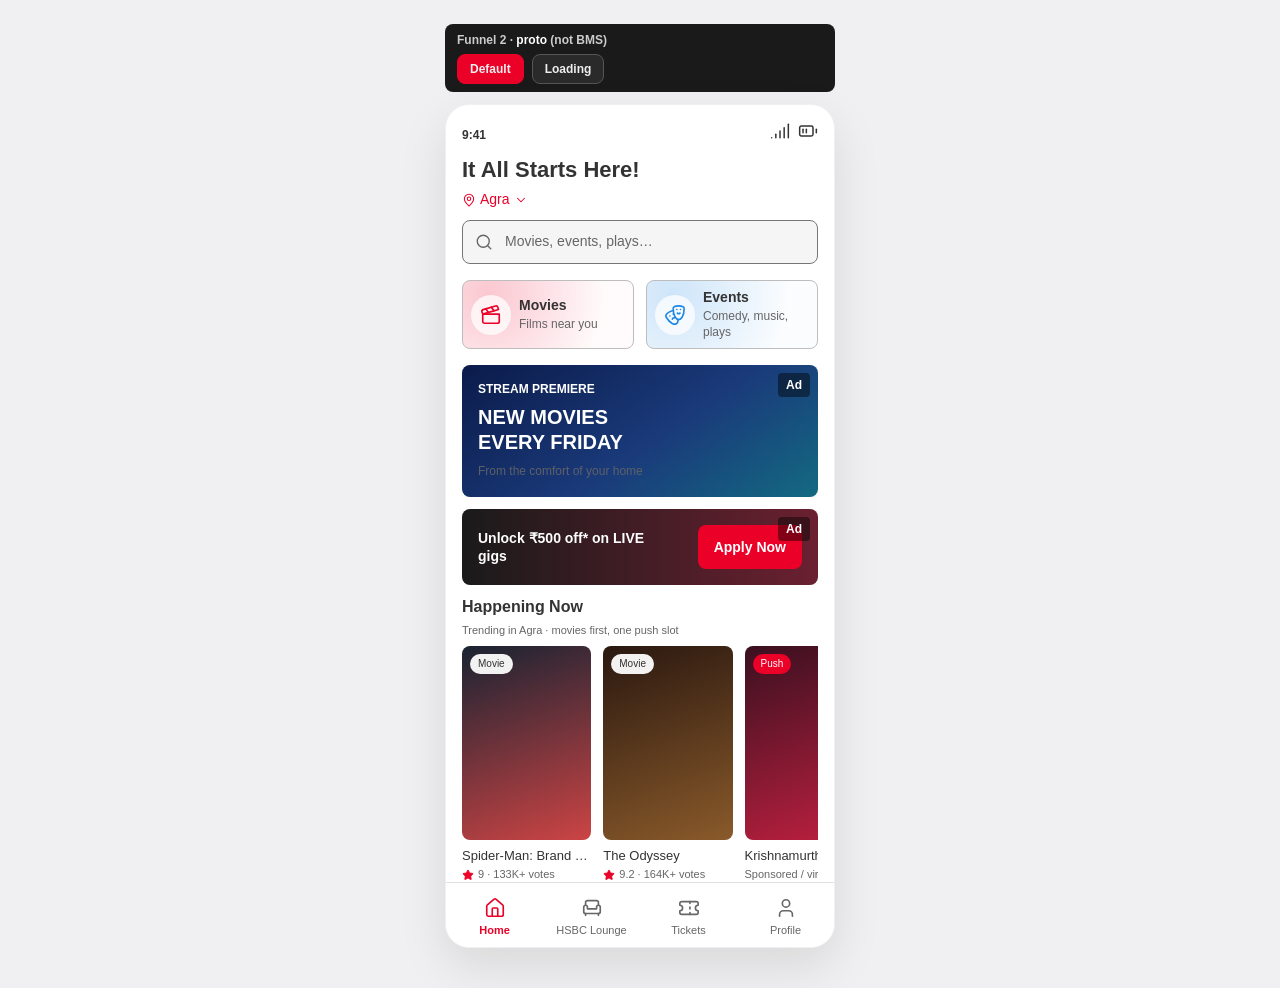
<file: homepage-funnel-2.html>
<!DOCTYPE html>
<html lang="en">
<head>
  <meta charset="UTF-8">
  <meta name="viewport" content="width=device-width, initial-scale=1">
  <title>BookMyShow — Funnel 2 (category homes)</title>
  <script>
    (function () {
      var shot = new URLSearchParams(location.search).get("figma")
        || new URLSearchParams(String(location.hash || "").replace(/^#/, "")).get("figma");
      if (shot) document.documentElement.setAttribute("data-figma", shot);
    })();
  </script>
  <script src="https://mcp.figma.com/mcp/html-to-design/capture.js" async></script>
  <style>
    :root {
      --surface: #FFFFFF;
      --surface-raised: #F5F5F5;
      --ink: #333333;
      --ink-muted: #666666;
      --accent: #EB0028;
      --border: #757575;
      --border-soft: #BDBDBD;
      --blue: #1E88E5;
      --font: -apple-system, BlinkMacSystemFont, 'Segoe UI', Roboto, Helvetica, Arial, sans-serif;
      --display: 700 20px/1.25 var(--font);
      --hero: 700 22px/1.18 var(--font);
      --heading: 600 16px/1.2 var(--font);
      --body: 400 14px/1.4 var(--font);
      --title: 500 13px/1.25 var(--font);
      --caption: 400 12px/1.35 var(--font);
      --caption-strong: 600 12px/1.35 var(--font);
      --meta: 400 11px/1.25 var(--font);
      --label: 500 10px/1.2 var(--font);
      --s1: 2px;
      --s2: 4px;
      --s3: 8px;
      --s4: 12px;
      --s5: 16px;
      --s6: 24px;
      --s7: 32px;
    }
    * { box-sizing: border-box; margin: 0; padding: 0; }
    html { background: #f0f0f2; }
    body {
      font: var(--body); color: var(--ink);
      margin: 0; min-height: 100dvh;
      display: flex; flex-direction: column;
      align-items: center; justify-content: center;
      padding: 24px 16px 40px; gap: 12px;
      background: #f0f0f2;
    }
    @media (max-height: 920px) {
      body { justify-content: flex-start; }
    }
    .phone {
      width: 390px; height: 844px;
      background: var(--surface);
      border-radius: 24px;
      overflow: hidden;
      display: flex; flex-direction: column;
      position: relative;
      flex-shrink: 0;
      border: 1px solid #f0f0f2;
      box-shadow: 0 18px 48px rgba(6, 8, 9, 0.10);
    }
    .phone-scroll {
      flex: 1; min-height: 0;
      overflow-y: auto; overflow-x: hidden;
      -webkit-overflow-scrolling: touch;
      scrollbar-width: none;
      display: flex; flex-direction: column;
    }
    .phone-scroll::-webkit-scrollbar { display: none; }
    .status {
      height: 44px; flex-shrink: 0;
      display: flex; align-items: flex-end; justify-content: space-between;
      padding: 0 16px 8px;
      font: 600 12px/1 var(--font); color: var(--ink);
    }
    .status-end { display: flex; align-items: center; gap: 8px; }
    .status-end svg { width: 14px; height: 14px; }
    svg.lucide {
      display: inline-block;
      vertical-align: middle;
      width: 20px;
      height: 20px;
      flex-shrink: 0;
      stroke-width: 1.8;
    }
    .stage {
      flex: 1 0 auto;
      position: relative;
    }

    .proto {
      width: 390px; flex-shrink: 0;
      background: #1a1a1a; color: #ccc;
      padding: var(--s3) var(--s4); font: 600 12px/1.35 var(--font);
      border-radius: 8px;
    }
    html[data-figma] .proto { display: none !important; }
    html[data-figma],
    html[data-figma] body {
      background: #fff !important;
      padding: 0 !important;
      margin: 0 !important;
      min-height: 844px;
      gap: 0 !important;
      justify-content: flex-start !important;
      align-items: flex-start !important;
    }
    html[data-figma] .phone {
      border-radius: 0;
      box-shadow: none;
      border: none;
      width: 390px;
      height: 844px;
    }
    .proto strong { color: #fff; }
    .proto-row { display: flex; flex-wrap: wrap; gap: var(--s3); margin-top: 6px; align-items: center; }
    .proto-label {
      flex: 0 0 100%; margin: var(--s2) 0 0; font: 600 10px/1.2 var(--font);
      color: #888; text-transform: uppercase; letter-spacing: 0.04em;
    }
    .proto-label:first-child { margin-top: 0; }
    .proto-btn {
      border: 1px solid #555; background: #2a2a2a; color: #eee;
      border-radius: 8px; padding: var(--s3) var(--s4); font: 600 12px/1 var(--font); cursor: pointer;
    }
    .proto-btn.active { background: var(--accent); border-color: var(--accent); }

    /* —— Global chrome (every page) —— */
    .chrome {
      flex-shrink: 0;
      background: var(--surface);
      padding-bottom: var(--s3);
    }
    .header {
      display: flex; align-items: flex-start; gap: var(--s1);
      padding: var(--s3) var(--s5) var(--s3);
    }
    .header-text { min-width: 0; }
    .header h1 { font: var(--hero); }
    .header .location {
      display: inline-flex; align-items: center; gap: var(--s2);
      margin-top: var(--s3); padding: 0; border: none; background: none;
      font: 500 14px/1.2 var(--font); color: var(--accent);
      cursor: pointer;
    }
    .header .location .loc-name {
      display: block; line-height: 1.2;
    }
    .header .location svg { width: 14px; height: 14px; }
    .search-block { padding: 0 var(--s5); width: 100%; }
    .search-bar {
      display: flex; align-items: center; gap: var(--s4);
      width: 100%; height: 44px; padding: 0 var(--s4);
      background: var(--surface-raised);
      border: 1px solid var(--border); border-radius: 8px;
    }
    .search-bar svg { width: 18px; height: 18px; color: var(--ink-muted); flex-shrink: 0; }
    .search-bar input {
      flex: 1; border: none; background: transparent; outline: none;
      font: var(--body); color: var(--ink); min-width: 0;
    }
    .search-bar input::placeholder { color: var(--ink-muted); }

    .view {
      display: none; padding-top: 0;
    }
    .view.is-active { display: block; }

    /* Compact intent doors */
    .doors {
      display: grid; grid-template-columns: 1fr 1fr; gap: var(--s4);
      padding: var(--s3) var(--s5) var(--s5);
    }
    .door {
      border: 1px solid var(--border-soft); border-radius: 8px;
      background: var(--surface);
      padding: var(--s3); min-height: 56px;
      display: flex; flex-direction: row; align-items: center; gap: var(--s3);
      text-align: left; cursor: pointer; font: inherit; color: inherit;
    }
    .door:active, .door:focus-visible { border-color: var(--accent); outline: none; }
    .door.door-movies {
      background: radial-gradient(circle at 15% 20%, rgba(235,0,40,0.22), rgba(235,0,40,0.02) 75%), var(--surface);
    }
    .door.door-events {
      background: radial-gradient(circle at 15% 20%, rgba(30,136,229,0.22), rgba(30,136,229,0.02) 75%), var(--surface);
    }
    .door-icon {
      width: 40px; height: 40px; border-radius: 50%; flex-shrink: 0;
      display: flex; align-items: center; justify-content: center;
      background: rgba(255,255,255,0.75);
    }
    .door-icon svg { width: 22px; height: 22px; display: block; }
    .door-icon.icon-movies svg { color: var(--accent); }
    .door-icon.icon-events svg { color: var(--blue); }
    .door-text { display: flex; flex-direction: column; gap: 2px; min-width: 0; }
    .door-title { font: 600 14px/1.2 var(--font); }
    .door-sub { font: var(--caption); color: var(--ink-muted); }

    .section { padding: 0 var(--s5); margin-bottom: var(--s5); }
    .section-head {
      display: flex; justify-content: space-between; align-items: center;
      margin-bottom: var(--s3); gap: var(--s4);
    }
    .section-head.col { flex-direction: column; align-items: flex-start; gap: var(--s3); }
    .section-head h2 { font: var(--heading); }
    .section-head .sub { font: var(--meta); color: var(--ink-muted); }
    .section-head .link {
      min-height: 0; padding: 0;
      font: 500 14px/1.2 var(--font);
    }
    .link {
      font: 500 14px/1.2 var(--font); color: var(--accent);
      background: none; border: none; cursor: pointer;
      min-height: 32px; padding: 0 var(--s3);
      display: inline-flex; align-items: center; gap: var(--s2);
    }
    .link svg { width: 16px; height: 16px; }

    .scroll-row {
      display: flex; gap: var(--s4); overflow-x: auto; scrollbar-width: none;
      align-items: flex-start;
    }
    .scroll-row::-webkit-scrollbar { display: none; }
    .clamp-2 {
      overflow: hidden;
      text-overflow: ellipsis;
      white-space: nowrap;
    }

    .ad-stack { padding: 0 var(--s5) var(--s4); display: flex; flex-direction: column; gap: var(--s4); }
    .ad {
      border-radius: 8px; overflow: hidden; position: relative;
      padding: var(--s5); color: #fff;
    }
    .ad-stream {
      background: linear-gradient(145deg, #0b1b4a 0%, #1a3a7a 55%, #0d9488 140%);
      min-height: 132px;
    }
    .ad-stream .eyebrow { font: var(--caption-strong); }
    .ad-stream h3 { font: var(--display); margin: var(--s3) 0; max-width: 60%; }
    .ad-stream .meta { font: var(--caption); opacity: 0.9; max-width: 60%; }
    .ad-play {
      background: linear-gradient(90deg, #1a1a1a, #6b2030);
      min-height: 72px; display: flex; align-items: center; justify-content: space-between; gap: var(--s4);
    }
    .ad-play .copy { font: 600 14px/1.3 var(--font); max-width: 55%; }
    .ad-play .cta {
      background: var(--accent); color: #fff; border: none; border-radius: 8px;
      min-height: 44px; padding: 0 var(--s5); font: 600 14px/1 var(--font);
    }
    .ad-slim {
      background: var(--surface-raised); color: var(--ink);
      min-height: 64px; border: 1px solid var(--border-soft);
      display: flex; align-items: center; gap: var(--s4);
    }
    .ad-slim .blob { width: 44px; height: 44px; border-radius: 8px; background: #ddd; }
    .ad-slim strong { font: var(--caption-strong); display: block; }
    .ad-slim span { font: var(--caption); color: var(--ink-muted); }
    .ad-label {
      position: absolute; top: 8px; right: 8px;
      background: rgba(0,0,0,0.45); color: #fff;
      font: var(--caption-strong); padding: var(--s2) var(--s3); border-radius: 4px;
    }

    .movie-card, .happen-card, .event-card {
      flex: 0 0 calc((76% - var(--s4)) / 2);
      width: calc((76% - var(--s4)) / 2);
      background: none; border: none;
      text-align: left; color: inherit; padding: 0; cursor: pointer;
      display: flex; flex-direction: column; align-items: stretch;
      align-self: flex-start; min-width: 0; overflow: hidden;
    }
    .movie-card .poster, .happen-card .poster, .event-card .poster {
      width: 100%; height: auto; aspect-ratio: 2 / 3;
      border-radius: 8px; background: var(--surface-raised); position: relative;
      flex-shrink: 0;
    }
    .event-card .poster { aspect-ratio: 3 / 4; }
    .rating-row { display: flex; align-items: center; gap: var(--s1); margin-top: var(--s3); min-width: 0; }
    .star-icon, .rating-row svg { width: 14px; height: 14px; color: var(--accent); fill: var(--accent); }
    .rating-num { font: var(--meta); font-weight: 500; flex-shrink: 0; }
    .meta { font: var(--caption); color: var(--ink-muted); margin-top: var(--s1); }
    .votes, .facts,
    .movie-card .meta, .happen-card .meta, .event-card .meta {
      font: var(--meta); color: var(--ink-muted); margin-top: var(--s2);
    }
    .rating-row .votes {
      font: var(--meta); margin-top: 0;
      min-width: 0; overflow: hidden; text-overflow: ellipsis; white-space: nowrap;
    }
    .happen-card .meta { display: flex; align-items: center; gap: var(--s2); margin-top: var(--s2); }
    .happen-card .meta svg { width: 12px; height: 12px; color: var(--accent); fill: var(--accent); }
    .movie-title, .happen-card .title, .event-card .title, .grid-card .title, .list-card h3, .spotlight h3 {
      font: var(--title); margin-top: var(--s3);
      overflow: hidden; text-overflow: ellipsis; white-space: nowrap;
      min-width: 0; max-width: 100%;
    }
    .rating-row + .movie-title { margin-top: var(--s2); }
    .spotlight h3 { font: var(--heading); margin-top: 0; margin-bottom: var(--s3); }
    .list-card h3 { font: var(--title); margin-top: 0; }
    .happen-tag, .date-pill {
      position: absolute; top: 8px; left: 8px;
      background: rgba(255,255,255,0.94); color: var(--ink);
      font: var(--label); padding: var(--s2) var(--s3); border-radius: 20px;
    }
    .happen-tag.push { background: var(--accent); color: #fff; }
    .status-fast { font: var(--meta); font-weight: 500; color: var(--accent); margin-top: var(--s2); }
    .status-int { font: var(--meta); font-weight: 500; color: var(--blue); margin-top: var(--s2); }

    .utility {
      margin: 0 var(--s5) var(--s5); padding: var(--s4) var(--s5); background: var(--surface-raised);
      border-radius: 8px; display: flex; align-items: center; gap: var(--s4);
      cursor: pointer; border: 1px solid var(--border-soft); width: calc(100% - 32px);
      text-align: left; font: inherit; color: inherit; min-height: 44px;
    }
    .utility-icon {
      width: 32px; height: 32px; border-radius: 8px;
      background: var(--surface); border: 1px solid var(--border-soft);
      display: flex; align-items: center; justify-content: center;
      color: var(--ink);
    }
    .utility-icon svg { width: 18px; height: 18px; }
    .utility-copy { min-width: 0; flex: 1; }
    .utility svg.link-arrow { width: 16px; height: 16px; color: var(--ink-muted); margin-left: auto; }
    .utility strong { font: 500 14px/1.25 var(--font); display: block; }
    .utility span { font: var(--caption); color: var(--ink-muted); }

    .categories {
      display: flex; gap: var(--s3); padding: var(--s3) var(--s5) var(--s5);
      overflow-x: auto; scrollbar-width: none;
    }
    .categories::-webkit-scrollbar { display: none; }
    .cat {
      flex: 0 0 auto; display: flex; flex-direction: column; align-items: center;
      gap: var(--s3); width: 64px; background: none; border: none; cursor: pointer;
      color: var(--ink); font: inherit;
    }
    .cat-icon {
      width: 48px; height: 48px; border-radius: 50%;
      background: var(--surface-raised); border: 1px solid var(--border);
      display: flex; align-items: center; justify-content: center;
      color: var(--ink);
    }
    .cat-icon svg { width: 22px; height: 22px; }
    .cat span { font: var(--meta); font-weight: 500; text-align: center; }

    .pill-row {
      display: flex; align-items: center; gap: var(--s3);
      padding: var(--s3) var(--s5) var(--s5); overflow-x: auto;
      scrollbar-width: none; -webkit-overflow-scrolling: touch;
    }
    .pill-row::-webkit-scrollbar { display: none; }
    .pill {
      flex: 0 0 auto;
      display: inline-flex; align-items: center; justify-content: center;
      height: 32px; min-height: 32px; padding: 0 14px;
      border-radius: 16px; border: 1px solid var(--border-soft);
      background: var(--surface);
      font: var(--caption); color: var(--ink-muted);
      line-height: 1; white-space: nowrap; box-sizing: border-box;
      cursor: pointer;
    }
    .pill.active {
      border-color: var(--accent); color: var(--accent); font-weight: 600;
    }

    .plan-row { display: flex; gap: var(--s4); overflow-x: auto; scrollbar-width: none; }
    .plan-card {
      flex: 0 0 140px; height: 88px; border-radius: 8px; padding: var(--s4);
      display: flex; flex-direction: column; justify-content: flex-end; color: #fff;
    }
    .plan-card .label { font: var(--title); }
    .plan-card .count { font: var(--meta); opacity: 0.9; margin-top: var(--s2); }
    .plan-a { background: linear-gradient(135deg, #7B5EA7, #9B7EC8); }
    .plan-b { background: linear-gradient(135deg, #3D8B5E, #5CB87A); }
    .plan-c { background: linear-gradient(135deg, #2E6DB4, #4A90D9); }

    .spotlight {
      margin: 0 var(--s5) var(--s5); border-radius: 12px; overflow: hidden;
      background: #1a1a1a; color: #fff; position: relative; min-height: 220px;
      display: flex; flex-direction: column; justify-content: flex-end; padding: var(--s5);
    }
    .spotlight .badge {
      position: absolute; top: 12px; right: 12px;
      background: rgba(255,255,255,0.2); font: var(--label);
      padding: var(--s2) var(--s3); border-radius: 20px;
    }
    .spotlight .tags { display: flex; gap: var(--s3); flex-wrap: wrap; margin-bottom: var(--s4); }
    .spotlight .tag {
      background: rgba(255,255,255,0.15); font: var(--caption); padding: var(--s2) var(--s3); border-radius: 20px;
      display: inline-flex; align-items: center; gap: 4px;
    }
    .spotlight .tag svg { width: 12px; height: 12px; }
    .spotlight .book {
      align-self: flex-start; min-height: 44px; padding: 0 20px;
      border: none; border-radius: 24px; background: #fff; color: var(--ink);
      font: 600 14px/1 var(--font); cursor: pointer;
    }

    .event-grid {
      display: grid;
      grid-template-columns: repeat(2, minmax(0, 1fr));
      gap: var(--s3);
    }
    .grid-card {
      background: none; border: none; text-align: left; color: inherit;
      padding: 0; cursor: pointer; min-width: 0; width: 100%;
    }
    .grid-card .poster {
      width: 100%; aspect-ratio: 3 / 4; border-radius: 8px;
      background: var(--surface-raised); position: relative;
    }
    .grid-card .facts { font: var(--meta); color: var(--ink-muted); margin-top: var(--s2); }

    .skel {
      flex: 0 0 calc((76% - var(--s4)) / 2);
      width: calc((76% - var(--s4)) / 2);
      height: auto; aspect-ratio: 2 / 3; border-radius: 8px;
      background: linear-gradient(90deg, #eee, #f5f5f5, #eee);
      background-size: 200% 100%; animation: shimmer 1.2s infinite;
    }
    .skel.ad-tall { flex: none; width: 100%; height: 132px; }
    .skel.ad-short { flex: none; width: 100%; height: 72px; }
    .skel.spot { flex: none; width: calc(100% - 32px); height: 220px; margin: 0 var(--s5) var(--s5); }
    .skel.util { flex: none; width: calc(100% - 32px); height: 56px; margin: 0 var(--s5) var(--s5); }
    .skel.pill { flex: 0 0 64px; width: 64px; height: 32px; border-radius: 16px; }
    .skel.cat { flex: 0 0 48px; width: 48px; height: 48px; border-radius: 50%; }
    .skel.wide {
      flex: 0 0 calc((76% - var(--s4)) / 2);
      width: calc((76% - var(--s4)) / 2);
      height: auto; aspect-ratio: 3 / 4;
    }
    .skel.plan { flex: 0 0 140px; width: 140px; height: 88px; }
    .skel.grid { flex: none; width: 100%; aspect-ratio: 3/4; height: auto; }
    @keyframes shimmer {
      0% { background-position: 100% 0; }
      100% { background-position: -100% 0; }
    }
    .feed-skel { display: none !important; }
    body[data-proto="loading"] .feed-live { display: none !important; }
    body[data-proto="loading"] .feed-skel { display: flex !important; }
    body[data-proto="loading"] .feed-skel.stack { flex-direction: column; }
    body[data-proto="loading"] .event-grid.feed-skel { display: grid !important; }
    body[data-proto="loading"] .skel.spot,
    body[data-proto="loading"] .skel.util { display: block !important; }
    .empty-inline {
      font: var(--caption); color: var(--ink-muted);
      padding: var(--s5); background: var(--surface-raised); border-radius: 8px;
    }
    .state-msg {
      margin: 0 var(--s5) var(--s5); padding: var(--s5); background: var(--surface-raised);
      border-radius: 8px; font: var(--body); color: var(--ink-muted);
    }
    .primary-btn, .secondary-btn {
      display: flex; align-items: center; justify-content: center;
      width: calc(100% - 32px); margin: var(--s4) var(--s5) 0; min-height: 48px;
      border-radius: 8px; font: 600 14px/1 var(--font); cursor: pointer;
    }
    .primary-btn { border: none; background: var(--accent); color: #fff; }
    .secondary-btn {
      border: 1px solid var(--border); background: var(--surface); color: var(--ink);
    }

    .bottom-nav-wrap {
      flex-shrink: 0; z-index: 50;
      background: var(--surface);
      border-top: 1px solid #E0E0E0;
    }
    .bottom-nav {
      display: flex; justify-content: space-around; align-items: stretch;
      background: var(--surface);
      padding: 6px 0;
    }
    .nav-item {
      flex: 1;
      display: flex; flex-direction: column; align-items: center; justify-content: center;
      gap: var(--s2);
      font: 500 11px/1.2 var(--font); color: #666666;
      min-height: 52px; background: none; border: none; cursor: pointer;
      padding: var(--s2) var(--s1) var(--s1);
      text-align: center;
    }
    .nav-item.active { color: var(--accent); font-weight: 600; }
    .nav-icon {
      width: 24px; height: 24px; display: flex; align-items: center; justify-content: center;
      color: inherit;
    }
    .nav-icon svg { width: 22px; height: 22px; display: block; }

    .page-back {
      display: none; align-items: center; justify-content: center;
      margin: calc(-1 * var(--s2)) 0 0 calc(-1 * var(--s3)); padding: var(--s3);
      width: 36px; height: 36px; border: none; background: none;
      color: var(--ink); cursor: pointer; flex-shrink: 0;
    }
    body[data-view="movies"] .page-back,
    body[data-view="events"] .page-back { display: inline-flex; }
    .page-back svg { width: 18px; height: 18px; flex-shrink: 0; display: block; }

    body.booking-mode .chrome,
    body.booking-mode .page-back,
    body.booking-mode .bottom-nav-wrap { display: none !important; }

    .screen {
      display: none;
      background: var(--surface);
    }
    .screen.is-open { display: block; }
    .screen-bar {
      display: flex; align-items: center; gap: var(--s3);
      padding: var(--s3) var(--s3) var(--s3) var(--s2);
      background: var(--surface);
      border-bottom: 1px solid var(--border-soft);
    }
    .screen-bar button {
      border: none; background: none;
      cursor: pointer; color: var(--ink); min-width: 44px; min-height: 44px;
      display: inline-flex; align-items: center; justify-content: center;
    }
    .screen-bar button svg { width: 20px; height: 20px; }
    .screen-bar h2 { font: var(--heading); flex: 1; min-width: 0; overflow: hidden; text-overflow: ellipsis; white-space: nowrap; }

    .detail-hero {
      width: 100%; aspect-ratio: 16/10; background: var(--surface-raised); position: relative;
    }
    .detail-body { padding: var(--s5); }
    .detail-kicker {
      font: var(--caption); color: var(--blue); font-weight: 600;
      display: flex; align-items: center; gap: var(--s2);
    }
    .detail-kicker svg { width: 12px; height: 12px; }
    #preview-social { display: inline-flex; align-items: center; gap: 4px; }
    #preview-social svg { width: 12px; height: 12px; }
    .detail-body h2 { font: var(--hero); margin-top: var(--s3); }
    .detail-body .meta { margin-top: var(--s3); font: var(--caption); color: var(--ink-muted); }
    .detail-body .desc { margin-top: var(--s5); color: var(--ink-muted); }
    .detail-facts {
      margin-top: var(--s5); padding: var(--s4) 0;
      border-top: 1px solid var(--border-soft); border-bottom: 1px solid var(--border-soft);
      display: flex; flex-direction: column; gap: var(--s4);
    }
    .detail-facts .lab { font: var(--caption); color: var(--ink-muted); display: block; }
    .detail-facts strong { font: var(--body); font-weight: 600; }
    .detail-status { font: var(--caption-strong); color: var(--accent); margin-top: var(--s4); }
    .sticky-book {
      width: 100%; padding: var(--s5);
      background: var(--surface); border-top: 1px solid var(--border-soft);
    }
    .sticky-book .primary-btn { width: 100%; margin: 0; }

    .rec-block { padding: 0 var(--s5); margin-bottom: var(--s5); }
    .rec-block h3 { font: var(--heading); margin-bottom: var(--s3); }

    .steps {
      display: flex; align-items: center; justify-content: center; gap: var(--s3);
      padding: var(--s4); font: var(--caption); color: var(--ink-muted);
      border-bottom: 1px solid var(--border-soft);
    }
    .step-dot {
      width: 24px; height: 24px; border-radius: 50%;
      background: var(--surface-raised); display: flex; align-items: center; justify-content: center;
      font: 700 11px/1 var(--font);
    }
    .step-dot.on { background: var(--ink); color: #fff; }
    .venue-band {
      background: var(--surface-raised); padding: var(--s4) var(--s5); font: var(--caption); color: var(--ink-muted);
    }
    .venue-band strong { display: block; font: var(--body); font-weight: 600; color: var(--ink); margin-top: var(--s2); }
    .tier-card {
      margin: var(--s5); padding: var(--s5); border: 1px solid var(--border-soft); border-radius: 8px;
      display: flex; justify-content: space-between; align-items: flex-start; gap: var(--s4);
    }
    .tier-card .add {
      border: 1px solid var(--accent); color: var(--accent); background: none;
      border-radius: 8px; padding: var(--s3) var(--s5); font: 600 14px/1 var(--font); cursor: pointer;
    }
    .book-footer {
      width: 100%; padding: var(--s5);
      background: var(--surface); border-top: 1px solid var(--border-soft);
      display: flex; justify-content: space-between; align-items: center; gap: var(--s4);
    }
    .book-footer .primary-btn { width: auto; margin: 0; padding: 0 28px; }
    .confirm-card {
      margin: var(--s5); padding: var(--s5); border: 1px solid var(--border-soft); border-radius: 8px;
    }
    .price-rows { padding: 0 var(--s5); font: var(--body); display: flex; flex-direction: column; gap: var(--s3); }
    .price-rows .row { display: flex; justify-content: space-between; }
    .price-rows .row.total { font-weight: 700; padding-top: var(--s3); border-top: 1px dashed var(--border-soft); }

    #preview-backdrop {
      display: none; position: absolute; inset: 0;
      background: rgba(0,0,0,0.5); z-index: 220;
    }
    #preview-backdrop.open { display: block; }
    #preview-backdrop.fading { background: rgba(0,0,0,0); transition: background 360ms ease-out; }
    #preview-sheet {
      position: absolute; left: 0; right: 0; bottom: 0; transform: translateY(100%);
      width: 100%; max-height: 88%; overflow-y: auto;
      background: var(--surface); border-radius: 16px 16px 0 0; z-index: 230;
      transition: transform 280ms ease-out;
      padding-bottom: var(--s5);
    }
    #preview-sheet.open { transform: translateY(0); }
    body:has(#preview-sheet.open) .sticky-book,
    body:has(#preview-sheet.open) .book-footer { display: none !important; }
    .preview-handle {
      display: flex; justify-content: flex-end; padding: var(--s2) var(--s2) 0;
      position: sticky; top: 0; background: var(--surface); z-index: 1;
    }
    .preview-handle button {
      width: 44px; height: 44px; border: none; background: none;
      color: var(--ink); cursor: pointer;
      display: flex; align-items: center; justify-content: center;
    }
    .preview-handle svg { width: 20px; height: 20px; }
    .preview-hero { margin: 0 var(--s4); aspect-ratio: 16/10; border-radius: 8px; }
    .preview-body { padding: var(--s4) var(--s5) var(--s6); }
    .preview-actions {
      display: flex; gap: var(--s4); margin-top: var(--s5);
      position: sticky; bottom: 0; background: var(--surface); padding-top: var(--s4);
    }
    .preview-actions button { flex: 1; min-height: 48px; border-radius: 8px; font: 600 14px/1 var(--font); cursor: pointer; }
    .btn-outline { border: 1px solid var(--accent); color: var(--accent); background: #fff; }
    .btn-solid { border: none; background: var(--accent); color: #fff; }

    .list-card {
      display: flex; gap: var(--s4); padding: var(--s4) var(--s5);
      border-bottom: 1px solid var(--border-soft); cursor: pointer;
      background: none; border-left: 0; border-right: 0; border-top: 0;
      width: 100%; text-align: left; font: inherit; color: inherit;
    }
    .list-card .thumb {
      width: 72px; height: 96px; border-radius: 8px; background: var(--surface-raised); flex-shrink: 0;
    }
    .list-card > div { min-width: 0; flex: 1; }
    .list-card p { font: var(--meta); color: var(--ink-muted); margin-top: var(--s2); }

    .hidden { display: none !important; }
  </style>
</head>
<body data-proto="default" data-view="home">
  <div class="proto">
    Funnel 2 · <strong>proto</strong> (not BMS)
    <div class="proto-row">
      <button type="button" class="proto-btn active" data-proto="default">Default</button>
      <button type="button" class="proto-btn" data-proto="loading">Loading</button>
    </div>
  </div>
  <div class="phone" id="app">
    <div class="phone-scroll" id="phone-scroll">
    <div class="status"><span>9:41</span><span class="status-end"><i data-lucide="signal"></i><i data-lucide="battery-medium"></i></span></div>

    <!-- GLOBAL TOP — brand + location + search (every page) -->
    <div class="chrome" id="chrome">
      <header class="header">
        <button type="button" class="page-back" aria-label="Back">
          <i data-lucide="arrow-left"></i>
        </button>
        <div class="header-text">
          <h1 id="page-title">It All Starts Here!</h1>
          <button type="button" class="location" aria-label="Location Agra">
            <i data-lucide="map-pin"></i>
            <span class="loc-name">Agra</span>
            <i data-lucide="chevron-down"></i>
          </button>
        </div>
      </header>
      <div class="search-block">
        <form class="search-bar" id="search-form" role="search">
          <i data-lucide="search"></i>
          <input id="global-search" type="search" name="q" placeholder="Movies, events, plays…" autocomplete="off" aria-label="Search">
        </form>
      </div>
    </div>

    <div class="stage">
    <!-- HOME -->
    <div class="view is-active" id="view-home" data-view-panel="home">
      <div class="doors">
        <button type="button" class="door door-movies" data-view="movies">
          <div class="door-icon icon-movies" aria-hidden="true">
            <i data-lucide="clapperboard"></i>
          </div>
          <span class="door-text">
            <span class="door-title">Movies</span>
            <span class="door-sub">Films near you</span>
          </span>
        </button>
        <button type="button" class="door door-events" data-view="events">
          <div class="door-icon icon-events" aria-hidden="true">
            <i data-lucide="drama"></i>
          </div>
          <span class="door-text">
            <span class="door-title">Events</span>
            <span class="door-sub">Comedy, music, plays</span>
          </span>
        </button>
      </div>

      <div class="ad-stack feed-live">
        <div class="ad ad-stream">
          <span class="ad-label">Ad</span>
          <p class="eyebrow">STREAM PREMIERE</p>
          <h3>NEW MOVIES EVERY FRIDAY</h3>
          <p class="meta">From the comfort of your home</p>
        </div>
        <div class="ad ad-play">
          <span class="ad-label">Ad</span>
          <p class="copy">Unlock ₹500 off* on LIVE gigs</p>
          <button type="button" class="cta">Apply Now</button>
        </div>
      </div>
      <div class="ad-stack feed-skel stack">
        <div class="skel ad-tall"></div>
        <div class="skel ad-short"></div>
      </div>

      <section class="section">
        <div class="section-head col">
          <h2>Happening Now</h2>
          <p class="sub">Trending in Agra · movies first, one push slot</p>
        </div>
        <div class="scroll-row feed-skel"><div class="skel"></div><div class="skel"></div><div class="skel"></div></div>
        <div class="scroll-row feed-live">
          <button type="button" class="happen-card" data-open="spider">
            <div class="poster" style="background:linear-gradient(160deg,#1a2332,#c44)"><span class="happen-tag">Movie</span></div>
            <p class="title clamp-2">Spider-Man: Brand New Day</p>
            <p class="meta"><i data-lucide="star" class="star-icon"></i> 9 · 133K+ votes</p>
          </button>
          <button type="button" class="happen-card" data-open="odyssey">
            <div class="poster" style="background:linear-gradient(160deg,#2a1810,#8a5a2a)"><span class="happen-tag">Movie</span></div>
            <p class="title clamp-2">The Odyssey</p>
            <p class="meta"><i data-lucide="star" class="star-icon"></i> 9.2 · 164K+ votes</p>
          </button>
          <button type="button" class="happen-card" data-open="long">
            <div class="poster" style="background:linear-gradient(160deg,#3a1020,#c02040)"><span class="happen-tag push">Push</span></div>
            <p class="title clamp-2">Krishnamurthy Venkataraghavan’s Midnight Stand-Up Extravaganza Featuring Special Guests</p>
            <p class="meta">Sponsored / viral slot</p>
          </button>
        </div>
      </section>

      <section class="section">
        <div class="section-head">
          <h2>Recommended Movies</h2>
          <button type="button" class="link feed-live" data-view="movies">See All <i data-lucide="arrow-right"></i></button>
        </div>
        <div class="scroll-row feed-skel"><div class="skel"></div><div class="skel"></div><div class="skel"></div></div>
        <div class="scroll-row feed-live">
          <button type="button" class="movie-card" data-open="spider">
            <div class="poster" style="background:linear-gradient(160deg,#1a2332,#c44)"></div>
            <div class="rating-row"><i data-lucide="star" class="star-icon"></i><span class="rating-num">9</span><span class="votes">133K+ votes</span></div>
            <p class="movie-title clamp-2">Spider-Man: Brand New Day</p>
          </button>
          <button type="button" class="movie-card" data-open="odyssey">
            <div class="poster" style="background:linear-gradient(160deg,#2a1810,#8a5a2a)"></div>
            <div class="rating-row"><i data-lucide="star" class="star-icon"></i><span class="rating-num">9.2</span><span class="votes">164K+ votes</span></div>
            <p class="movie-title clamp-2">The Odyssey</p>
          </button>
        </div>
      </section>

      <button type="button" class="utility feed-live" data-view="movies">
        <div class="utility-icon"><i data-lucide="map-pin"></i></div>
        <div class="utility-copy">
          <strong>Browse by cinema</strong>
          <span>See what's playing in cinemas near you.</span>
        </div>
        <i data-lucide="arrow-right" class="link-arrow"></i>
      </button>
      <div class="skel util feed-skel"></div>

      <section class="section">
        <div class="section-head">
          <h2>Live Events</h2>
          <button type="button" class="link feed-live" data-view="events">View All <i data-lucide="arrow-right"></i></button>
        </div>
        <div class="scroll-row feed-skel"><div class="skel wide"></div><div class="skel wide"></div></div>
        <div class="scroll-row feed-live">
          <button type="button" class="event-card" data-open="pratyush">
            <div class="poster" style="background:linear-gradient(160deg,#3a1020,#c02040)"><span class="date-pill">Sun, 2 Aug</span></div>
            <p class="title clamp-2">Pratyush Chaubey Live</p>
            <p class="facts">Stand up Comedy</p>
            <p class="status-fast">Fast Filling</p>
          </button>
          <button type="button" class="event-card" data-open="adam">
            <div class="poster" style="background:linear-gradient(160deg,#102030,#2060a0)"><span class="date-pill">Fri, 13 Nov</span></div>
            <p class="title clamp-2">Adam Port — Delhi</p>
            <p class="facts">Music Shows</p>
            <p class="status-int">633 interested</p>
          </button>
        </div>
      </section>
    </div>

    <!-- MOVIES = movie-booking home -->
    <div class="view" id="view-movies" data-view-panel="movies">
      <div class="pill-row feed-live" role="list" aria-label="Languages">
        <button type="button" class="pill active" role="listitem">All</button>
        <button type="button" class="pill" role="listitem">Hindi</button>
        <button type="button" class="pill" role="listitem">English</button>
        <button type="button" class="pill" role="listitem">Tamil</button>
      </div>
      <div class="pill-row feed-skel">
        <div class="skel pill"></div><div class="skel pill"></div><div class="skel pill"></div><div class="skel pill"></div>
      </div>

      <div class="spotlight feed-live" style="background:linear-gradient(160deg,#1a2332,#802020)">
        <span class="badge">Now showing</span>
        <h3>Spider-Man: Brand New Day</h3>
        <div class="tags"><span class="tag">Action</span><span class="tag"><i data-lucide="star" class="star-icon"></i> 9</span><span class="tag">IMAX</span></div>
        <button type="button" class="book" data-open="spider">Book tickets</button>
      </div>
      <div class="skel spot feed-skel"></div>

      <section class="section">
        <div class="section-head">
          <h2>Recommended Movies</h2>
          <button type="button" class="link feed-live" data-view="movies">See All <i data-lucide="arrow-right"></i></button>
        </div>
        <div class="scroll-row feed-skel"><div class="skel"></div><div class="skel"></div><div class="skel"></div></div>
        <div class="scroll-row feed-live">
          <button type="button" class="movie-card" data-open="spider">
            <div class="poster" style="background:linear-gradient(160deg,#1a2332,#c44)"></div>
            <div class="rating-row"><i data-lucide="star" class="star-icon"></i><span class="rating-num">9</span><span class="votes">133K+ votes</span></div>
            <p class="movie-title clamp-2">Spider-Man: Brand New Day</p>
          </button>
          <button type="button" class="movie-card" data-open="odyssey">
            <div class="poster" style="background:linear-gradient(160deg,#2a1810,#8a5a2a)"></div>
            <div class="rating-row"><i data-lucide="star" class="star-icon"></i><span class="rating-num">9.2</span><span class="votes">164K+ votes</span></div>
            <p class="movie-title clamp-2">The Odyssey</p>
          </button>
          <button type="button" class="movie-card" data-open="janneta">
            <div class="poster" style="background:linear-gradient(160deg,#1e2a1e,#4a6b3a)"></div>
            <div class="rating-row"><i data-lucide="star" class="star-icon"></i><span class="rating-num">8.7</span><span class="votes">12K+ votes</span></div>
            <p class="movie-title clamp-2">Jan Neta</p>
          </button>
        </div>
      </section>

      <button type="button" class="utility feed-live" data-view="movies">
        <div class="utility-icon"><i data-lucide="map-pin"></i></div>
        <div class="utility-copy">
          <strong>Browse by cinema</strong>
          <span>Cinemas near you in Agra</span>
        </div>
        <i data-lucide="arrow-right" class="link-arrow"></i>
      </button>
      <div class="skel util feed-skel"></div>

      <section class="section">
        <div class="section-head col">
          <h2>Coming Soon</h2>
          <p class="sub">Trailers &amp; interest</p>
        </div>
        <div class="scroll-row feed-skel"><div class="skel"></div><div class="skel"></div></div>
        <div class="scroll-row feed-live">
          <button type="button" class="movie-card" data-open="weekend">
            <div class="poster" style="background:linear-gradient(160deg,#101828,#405060)"></div>
            <p class="movie-title clamp-2">Weekend pick</p>
            <p class="votes">Notify me</p>
          </button>
          <button type="button" class="movie-card" data-open="nextbig">
            <div class="poster" style="background:linear-gradient(160deg,#2a1020,#603040)"></div>
            <p class="movie-title clamp-2">Next big release</p>
            <p class="votes">Notify me</p>
          </button>
        </div>
      </section>
    </div>

    <!-- EVENTS = event-booking home -->
    <div class="view" id="view-events" data-view-panel="events">
      <nav class="categories feed-live" aria-label="Event categories">
        <button type="button" class="cat"><div class="cat-icon"><i data-lucide="laugh"></i></div><span>Comedy</span></button>
        <button type="button" class="cat"><div class="cat-icon"><i data-lucide="music"></i></div><span>Music</span></button>
        <button type="button" class="cat"><div class="cat-icon"><i data-lucide="drama"></i></div><span>Performances</span></button>
        <button type="button" class="cat"><div class="cat-icon"><i data-lucide="ferris-wheel"></i></div><span>Amusement</span></button>
      </nav>
      <div class="categories feed-skel">
        <div class="skel cat"></div><div class="skel cat"></div><div class="skel cat"></div><div class="skel cat"></div>
      </div>

      <div class="spotlight feed-live" style="background:linear-gradient(160deg,#3a1020,#c02040)">
        <span class="badge">Featured</span>
        <h3 class="clamp-2">Pratyush Chaubey Live</h3>
        <div class="tags"><span class="tag">Comedy</span><span class="tag">Sun, 2 Aug</span><span class="tag">Fast Filling</span></div>
        <button type="button" class="book" data-open="pratyush">Book tickets</button>
      </div>
      <div class="skel spot feed-skel"></div>

      <section class="section">
        <div class="section-head col">
          <h2>Best Events This Week</h2>
          <p class="sub">Monday to Sunday in Agra</p>
        </div>
        <div class="plan-row feed-skel"><div class="skel plan"></div><div class="skel plan"></div><div class="skel plan"></div></div>
        <div class="plan-row feed-live">
          <div class="plan-card plan-a"><span class="label">Plan for Today</span><span class="count">25+ Events</span></div>
          <div class="plan-card plan-b"><span class="label">Plan for Tomorrow</span><span class="count">40+ Events</span></div>
          <div class="plan-card plan-c"><span class="label">Weekend Plans</span><span class="count">120+ Events</span></div>
        </div>
      </section>

      <section class="section">
        <div class="section-head">
          <h2>Popular near you</h2>
          <button type="button" class="link feed-live" data-open="adam">View All <i data-lucide="arrow-right"></i></button>
        </div>
        <div class="scroll-row feed-skel"><div class="skel wide"></div><div class="skel wide"></div><div class="skel wide"></div></div>
        <div class="scroll-row feed-live">
          <button type="button" class="event-card" data-open="pratyush">
            <div class="poster" style="background:linear-gradient(160deg,#3a1020,#c02040)"><span class="date-pill">Sun, 2 Aug</span></div>
            <p class="title clamp-2">Pratyush Chaubey Live</p>
            <p class="facts">Stand up Comedy</p>
            <p class="status-fast">Fast Filling</p>
          </button>
          <button type="button" class="event-card" data-open="adam">
            <div class="poster" style="background:linear-gradient(160deg,#102030,#2060a0)"><span class="date-pill">Fri, 13 Nov</span></div>
            <p class="title clamp-2">Adam Port — Delhi</p>
            <p class="facts">Music Shows</p>
            <p class="status-int">633 interested</p>
          </button>
          <button type="button" class="event-card" data-open="long">
            <div class="poster" style="background:linear-gradient(160deg,#201018,#803050)"><span class="date-pill">Sat, 9 Aug</span></div>
            <p class="title clamp-2">Krishnamurthy Venkataraghavan’s Midnight Stand-Up Extravaganza Featuring Special Guests</p>
            <p class="facts">Comedy</p>
            <p class="status-fast">Fast Filling</p>
          </button>
        </div>
      </section>

      <section class="section">
        <div class="section-head">
          <h2>Comedy Shows</h2>
          <button type="button" class="link feed-live" data-open="pratyush">See All <i data-lucide="arrow-right"></i></button>
        </div>
        <div class="event-grid feed-skel"><div class="skel grid"></div><div class="skel grid"></div></div>
        <div class="event-grid feed-live">
          <button type="button" class="grid-card" data-open="pratyush">
            <div class="poster" style="background:linear-gradient(160deg,#3a1020,#c02040)"><span class="date-pill">Sun, 2 Aug</span></div>
            <p class="title clamp-2">Pratyush Chaubey Live</p>
            <p class="facts">The Laugh Casa</p>
          </button>
          <button type="button" class="grid-card" data-open="long">
            <div class="poster" style="background:linear-gradient(160deg,#201018,#803050)"><span class="date-pill">Sat, 9 Aug</span></div>
            <p class="title clamp-2">Midnight Stand-Up Extravaganza</p>
            <p class="facts">Open mic night</p>
          </button>
        </div>
      </section>

      <section class="section">
        <div class="section-head">
          <h2>Music Shows</h2>
          <button type="button" class="link feed-live" data-open="adam">See All <i data-lucide="arrow-right"></i></button>
        </div>
        <div class="event-grid feed-skel"><div class="skel grid"></div><div class="skel grid"></div></div>
        <div class="event-grid feed-live">
          <button type="button" class="grid-card" data-open="adam">
            <div class="poster" style="background:linear-gradient(160deg,#102030,#2060a0)"><span class="date-pill">Fri, 13 Nov</span></div>
            <p class="title clamp-2">Adam Port — Delhi</p>
            <p class="facts">NSIC Ground</p>
          </button>
          <button type="button" class="grid-card" data-open="adam">
            <div class="poster" style="background:linear-gradient(160deg,#102018,#206040)"><span class="date-pill">Thu, 6 Aug</span></div>
            <p class="title clamp-2">Musical Baithak</p>
            <p class="facts">Open Mic</p>
          </button>
        </div>
      </section>
    </div>

    <!-- BOOKING FLOW (shared movie + event) -->
    <div class="screen" id="screen-search">
      <div class="screen-bar"><button type="button" data-back aria-label="Back"><i data-lucide="arrow-left"></i></button><h2>Results</h2></div>
      <div class="screen-scroll">
        <div id="search-hits"></div>
        <div id="search-none" class="state-msg hidden">No results. Try another word, or open Movies / Events.</div>
      </div>
    </div>

    <div class="screen" id="screen-detail">
      <div class="screen-bar">
        <button type="button" data-back aria-label="Back"><i data-lucide="arrow-left"></i></button>
        <h2 id="detail-bar-title">Detail</h2>
      </div>
      <div class="screen-scroll">
      <div id="detail-hero" class="detail-hero"></div>
      <div class="detail-body">
        <p id="detail-social" class="detail-kicker"></p>
        <h2 id="detail-title"></h2>
        <p id="detail-meta" class="meta"></p>
        <p id="detail-desc" class="desc"></p>
        <div class="detail-facts">
          <p><span class="lab" id="fact1-lab">When</span><strong id="fact1"></strong></p>
          <p><span class="lab" id="fact2-lab">Where</span><strong id="fact2"></strong></p>
          <p><span class="lab" id="fact3-lab">From</span><strong id="fact3"></strong></p>
        </div>
        <p id="detail-status" class="detail-status"></p>

        <div class="rec-block" id="also-block" style="padding:var(--s6) 0 0">
          <h3>Also happening</h3>
          <div class="scroll-row" id="also-row"></div>
        </div>
        <div class="rec-block" id="ymal-block" style="padding:0">
          <h3>You might also like</h3>
          <div class="scroll-row" id="ymal-row"></div>
        </div>
      </div>
      </div>
      <div class="sticky-book">
        <button type="button" class="primary-btn" id="detail-book" data-action="book">Book tickets</button>
      </div>
    </div>

    <div class="screen" id="screen-select">
      <div class="screen-bar">
        <button type="button" data-action="back-detail" aria-label="Back"><i data-lucide="arrow-left"></i></button>
        <h2 id="select-title">Select tickets</h2>
      </div>
      <div class="screen-scroll">
      <div class="steps">
        <span class="step-dot on">1</span><span>Ticket</span>
        <span>—</span>
        <span class="step-dot">2</span><span>Review</span>
      </div>
      <div class="venue-band">
        <p id="select-venue"></p>
        <strong id="select-when"></strong>
      </div>
      <div style="padding:var(--s5)">
        <h2 style="font:var(--heading)">Select Tickets</h2>
        <p style="font:var(--caption);color:var(--ink-muted);margin-top:var(--s2)">You can add up to 10 tickets only</p>
      </div>
      <div class="tier-card">
        <div>
          <p style="font:600 14px/1.3 var(--font)" id="tier-name">General Admission</p>
          <p style="margin-top:var(--s3)" id="tier-price">₹499</p>
          <p class="detail-status" id="tier-status">Fast Filling</p>
        </div>
        <button type="button" class="add" id="add-btn" data-action="add">Add</button>
      </div>
      </div>
      <div class="book-footer hidden" id="select-footer">
        <div>
          <p style="font:var(--caption);color:var(--ink-muted)">Total</p>
          <p style="font:700 16px/1.2 var(--font)" id="select-total">₹499</p>
        </div>
        <button type="button" class="primary-btn" data-action="confirm">Proceed</button>
      </div>
    </div>

    <div class="screen" id="screen-confirm">
      <div class="screen-bar">
        <button type="button" data-action="back-select" aria-label="Back"><i data-lucide="arrow-left"></i></button>
        <h2>Confirm booking</h2>
      </div>
      <div class="screen-scroll">
      <div class="confirm-card">
        <p style="font:600 14px/1.3 var(--font)" id="confirm-title"></p>
        <p class="meta" id="confirm-details" style="margin-top:var(--s3)"></p>
        <p class="meta" id="confirm-venue"></p>
      </div>
      <div class="price-rows">
        <div class="row"><span style="color:var(--ink-muted)">Ticket(s) price</span><span id="confirm-sub"></span></div>
        <div class="row"><span style="color:var(--ink-muted)">Convenience fees</span><span>₹49.00</span></div>
        <div class="row total"><span>Order total</span><span id="confirm-total"></span></div>
      </div>
      <p style="font:var(--caption);color:var(--ink-muted);padding:var(--s5)">By proceeding, I express my consent to complete this transaction.</p>
      </div>
      <div class="book-footer">
        <div>
          <p style="font:var(--caption);color:var(--ink-muted)">Total</p>
          <p style="font:700 16px/1.2 var(--font)" id="confirm-bottom-total"></p>
        </div>
        <button type="button" class="primary-btn" data-action="done">Continue</button>
      </div>
    </div>

    <div class="screen" id="screen-done">
      <div class="screen-bar"><button type="button" data-view="home" aria-label="Home"><i data-lucide="arrow-left"></i></button><h2>Booked</h2></div>
      <div class="screen-scroll">
      <div class="state-msg" style="color:#2e7d32;font-weight:700">Booking confirmed</div>
      <p class="state-msg" id="done-copy" style="margin-top:0"></p>
      <button type="button" class="primary-btn" data-go="bookings">View Tickets</button>
      <button type="button" class="secondary-btn" data-view="home">Back to Home</button>
      </div>
    </div>

    <div class="screen" id="screen-bookings">
      <div class="screen-bar"><button type="button" data-back aria-label="Back"><i data-lucide="arrow-left"></i></button><h2>Tickets</h2></div>
      <div class="screen-scroll">
      <div class="state-msg" id="bookings-empty">No bookings yet.</div>
      <div id="bookings-list" class="hidden"></div>
      <button type="button" class="primary-btn" data-view="events">Browse Events</button>
      <button type="button" class="secondary-btn" data-view="movies">Browse Movies</button>
      </div>
    </div>

    <div class="screen" id="screen-lounge">
      <div class="screen-bar"><button type="button" data-back aria-label="Back"><i data-lucide="arrow-left"></i></button><h2>HSBC Lounge</h2></div>
      <div class="screen-scroll">
      <div class="state-msg">Sponsored lounge kept.</div>
      </div>
    </div>

    <div class="screen" id="screen-profile">
      <div class="screen-bar"><button type="button" data-back aria-label="Back"><i data-lucide="arrow-left"></i></button><h2>Profile</h2></div>
      <div class="screen-scroll">
      <div class="state-msg">Account, settings, saved.</div>
      </div>
    </div>
    </div>
    </div>

    <div class="bottom-nav-wrap">
      <nav class="bottom-nav" aria-label="Main">
        <button type="button" class="nav-item active" data-view="home">
          <span class="nav-icon" aria-hidden="true"><i data-lucide="house"></i></span>
          Home
        </button>
        <button type="button" class="nav-item" data-go="lounge">
          <span class="nav-icon" aria-hidden="true"><i data-lucide="armchair"></i></span>
          HSBC Lounge
        </button>
        <button type="button" class="nav-item" data-go="bookings">
          <span class="nav-icon" aria-hidden="true"><i data-lucide="ticket"></i></span>
          Tickets
        </button>
        <button type="button" class="nav-item" data-go="profile">
          <span class="nav-icon" aria-hidden="true"><i data-lucide="user"></i></span>
          Profile
        </button>
      </nav>
    </div>

    <div id="preview-backdrop" aria-hidden="true"></div>
    <div id="preview-sheet" role="dialog" aria-modal="true" aria-labelledby="preview-title" aria-hidden="true">
      <div class="preview-handle"><button type="button" data-action="close-preview" aria-label="Close"><i data-lucide="x"></i></button></div>
      <div id="preview-hero" class="preview-hero"></div>
      <div class="preview-body">
        <div style="display:flex;justify-content:space-between;font:var(--caption);margin-bottom:var(--s3)">
          <span style="color:var(--blue);font-weight:600" id="preview-social"></span>
          <span style="color:var(--ink-muted)" id="preview-meta"></span>
        </div>
        <h2 id="preview-title" style="font:var(--hero)"></h2>
        <p id="preview-type" style="font:var(--caption);color:var(--ink-muted);margin-top:var(--s2)"></p>
        <p id="preview-desc" style="font:var(--caption);color:var(--ink-muted);margin-top:var(--s3)"></p>
        <div style="display:flex;justify-content:space-between;gap:var(--s4);margin-top:var(--s5);padding-top:var(--s4);border-top:1px solid var(--border-soft)">
          <div>
            <p id="preview-when" style="font:600 14px/1.3 var(--font)"></p>
            <p id="preview-where" style="font:var(--caption);color:var(--ink-muted);margin-top:var(--s2)"></p>
          </div>
          <p id="preview-price" style="font:700 14px/1.2 var(--font);white-space:nowrap"></p>
        </div>
        <div class="preview-actions">
          <button type="button" class="btn-outline" data-action="preview-more">Know More</button>
          <button type="button" class="btn-solid" data-action="preview-book">Book Now</button>
        </div>
      </div>
    </div>
  </div>

  <script src="./lucide.min.js"></script>
  <script>
    const ITEMS = {
      spider: {
        kind: 'movie', title: 'Spider-Man: Brand New Day',
        hero: 'linear-gradient(160deg,#1a2332,#c44)',
        social: '9/10 · 133K+ votes', meta: '2h 25m · Action, Adventure · UA13+',
        desc: 'Marvel’s next Spider-Man chapter — trailers, cast, and showtimes in Agra.',
        fact1Lab: 'Formats', fact1: '2D, 3D, IMAX · ENGLISH, HINDI',
        fact2Lab: 'Release', fact2: 'In cinemas · 30 Jul, 2026',
        fact3Lab: 'From', fact3: '₹250 onwards',
        status: 'Trending', when: 'Today onwards', whenPipe: 'Showtimes today',
        where: 'Cinemas near Agra', whereShort: 'Agra cinemas',
        price: '₹250 onwards', ticketPrice: 250, tier: 'Standard'
      },
      odyssey: {
        kind: 'movie', title: 'The Odyssey',
        hero: 'linear-gradient(160deg,#2a1810,#8a5a2a)',
        social: '9.2/10 · 164K+ votes', meta: '2h 10m · Drama · UA',
        desc: 'An epic journey on the big screen — critics and audiences are locked in.',
        fact1Lab: 'Formats', fact1: '2D · ENGLISH, HINDI',
        fact2Lab: 'Release', fact2: 'In cinemas',
        fact3Lab: 'From', fact3: '₹200 onwards',
        status: 'Must watch', when: 'Today onwards', whenPipe: 'Showtimes today',
        where: 'Cinemas near Agra', whereShort: 'Agra cinemas',
        price: '₹200 onwards', ticketPrice: 200, tier: 'Standard'
      },
      janneta: {
        kind: 'movie', title: 'Jan Neta',
        hero: 'linear-gradient(160deg,#1e2a1e,#4a6b3a)',
        social: '8.7/10 · 12K+ votes', meta: '2h · Political drama · UA',
        desc: 'A regional drama finding a national audience.',
        fact1Lab: 'Formats', fact1: '2D · HINDI',
        fact2Lab: 'Release', fact2: 'In cinemas',
        fact3Lab: 'From', fact3: '₹180 onwards',
        status: 'Popular', when: 'Today onwards', whenPipe: 'Showtimes today',
        where: 'Cinemas near Agra', whereShort: 'Agra cinemas',
        price: '₹180 onwards', ticketPrice: 180, tier: 'Standard'
      },
      weekend: {
        kind: 'movie', title: 'Weekend pick',
        hero: 'linear-gradient(160deg,#101828,#405060)',
        social: 'Coming soon', meta: 'Notify me · Trailer available',
        desc: 'Mark your interest — we’ll remind you when tickets open.',
        fact1Lab: 'Status', fact1: 'Coming soon',
        fact2Lab: 'City', fact2: 'Agra',
        fact3Lab: 'From', fact3: 'Price TBA',
        status: 'Notify me', when: 'TBA', whenPipe: 'TBA',
        where: 'Agra', whereShort: 'Agra',
        price: 'TBA', ticketPrice: 200, tier: 'Standard'
      },
      nextbig: {
        kind: 'movie', title: 'Next big release',
        hero: 'linear-gradient(160deg,#2a1020,#603040)',
        social: 'Coming soon', meta: 'Notify me · Trailer available',
        desc: 'The next big title on the calendar — interest is building.',
        fact1Lab: 'Status', fact1: 'Coming soon',
        fact2Lab: 'City', fact2: 'Agra',
        fact3Lab: 'From', fact3: 'Price TBA',
        status: 'Notify me', when: 'TBA', whenPipe: 'TBA',
        where: 'Agra', whereShort: 'Agra',
        price: 'TBA', ticketPrice: 200, tier: 'Standard'
      },
      pratyush: {
        kind: 'event', title: 'Pratyush Chaubey Live',
        hero: 'linear-gradient(160deg,#3a1020,#c02040)',
        social: '412 interested', meta: '2h · Stand up Comedy',
        desc: 'Sharp observational comedy — venue and lineup strong enough to trust without checking Instagram first.',
        fact1Lab: 'When', fact1: 'Sun, 2 Aug, 2026 · 8:00 PM',
        fact2Lab: 'Where', fact2: 'The Laugh Casa, Rcube Monad Mall, Noida',
        fact3Lab: 'From', fact3: '₹499 onwards',
        status: 'Fast Filling', when: 'Sun, 2 Aug, 2026 · 8:00 PM', whenPipe: 'Sun, 2 Aug, 2026 | 8:00 PM',
        where: 'The Laugh Casa, Rcube Monad Mall, Noida', whereShort: 'The Laugh Casa, Noida',
        price: '₹499 onwards', ticketPrice: 499, tier: 'General Admission'
      },
      adam: {
        kind: 'event', title: 'Adam Port — Delhi',
        hero: 'linear-gradient(160deg,#102030,#2060a0)',
        social: '633 interested', meta: '6h · Music Shows',
        desc: 'Keinemusik presents Adam Port — cutting-edge electronic music at NSIC Exhibition Ground.',
        fact1Lab: 'When', fact1: 'Fri, 13 Nov, 2026 · 4:00 PM',
        fact2Lab: 'Where', fact2: 'NSIC Exhibition Ground, Okhla, Delhi-NCR',
        fact3Lab: 'From', fact3: '₹3000 onwards',
        status: 'Fast Filling', when: 'Fri, 13 Nov, 2026 · 4:00 PM', whenPipe: 'Fri, 13 Nov, 2026 | 4:00 PM',
        where: 'NSIC Exhibition Ground, Okhla, Delhi-NCR', whereShort: 'NSIC Exhibition Ground, Okhla',
        price: '₹3000 onwards', ticketPrice: 3000, tier: 'General Admission'
      },
      long: {
        kind: 'event', title: 'Krishnamurthy Venkataraghavan’s Midnight Stand-Up Extravaganza Featuring Special Guests',
        hero: 'linear-gradient(160deg,#201018,#803050)',
        social: 'Sponsored', meta: '3h · Comedy',
        desc: 'A late-night stand-up marathon with special guests — the Happening Now push slot.',
        fact1Lab: 'When', fact1: 'Sat, 9 Aug, 2026 · 10:00 PM',
        fact2Lab: 'Where', fact2: 'Open Mic Stage, Agra',
        fact3Lab: 'From', fact3: '₹699 onwards',
        status: 'Fast Filling', when: 'Sat, 9 Aug, 2026 · 10:00 PM', whenPipe: 'Sat, 9 Aug, 2026 | 10:00 PM',
        where: 'Open Mic Stage, Agra', whereShort: 'Open Mic Stage, Agra',
        price: '₹699 onwards', ticketPrice: 699, tier: 'General Admission'
      },
      brocode: {
        kind: 'event', title: 'Brocode The Big Line Up 2026',
        hero: 'linear-gradient(160deg,#8a3010,#c02040)',
        social: '6k interested', meta: '3h · Stand up Comedy',
        desc: "India's biggest comedy line-up — 50+ artists, one afternoon in Gurugram.",
        fact1Lab: 'When', fact1: 'Sun, 2 Aug, 2026 · 3:00 PM',
        fact2Lab: 'Where', fact2: 'A DOT by GNH, Gurugram',
        fact3Lab: 'From', fact3: '₹799 onwards',
        status: 'Fast Filling', when: 'Sun, 2 Aug, 2026 · 3:00 PM', whenPipe: 'Sun, 2 Aug, 2026 | 3:00 PM',
        where: 'A DOT by GNH, Gurugram', whereShort: 'A DOT by GNH, Gurugram',
        price: '₹799 onwards', ticketPrice: 799, tier: 'General Admission'
      }
    };

    const ALSO_FOR_MOVIE = ['pratyush', 'adam', 'brocode'];
    const ALSO_FOR_EVENT = ['pratyush', 'adam', 'long'];
    const YMAL_MOVIES = ['odyssey', 'janneta', 'spider'];
    const YMAL_EVENTS = ['adam', 'long', 'brocode'];

    let currentId = 'spider';
    let previewId = null;
    let ticketCount = 0;
    let lastBooking = null;

    const PAGE_TITLES = { home: 'It All Starts Here!', movies: 'Movies', events: 'Events' };

    function paintIcons(root) {
      if (!window.lucide || typeof lucide.createIcons !== 'function') return;
      lucide.createIcons({
        icons: lucide.icons || lucide,
        attrs: {
          'stroke-width': '1.8',
          'stroke-linecap': 'round',
          'stroke-linejoin': 'round'
        },
        root: root || document
      });
    }

    function setSocial(el, item) {
      if (!el) return;
      if (item.kind === 'movie') {
        el.innerHTML = '<i data-lucide="star" class="star-icon"></i> ' + item.social;
      } else {
        el.textContent = item.social;
      }
    }

    function scrollStageTop() {
      const scroller = document.getElementById('phone-scroll');
      if (scroller) scroller.scrollTop = 0;
    }

    function navState() { return document.body.dataset.view || 'home'; }

    function applyState(s) {
      if (!s) { setView('home'); return; }
      if (s.v) setView(s.v);
      switch (s.t) {
        case 'view': break;
        case 'screen': openScreen(s.s, false); break;
        case 'search': runSearch(s.q); break;
        case 'detail': openDetail(s.id); break;
        case 'preview': if (s.detailId) openDetail(s.detailId); openPreview(s.id); break;
        case 'select': currentId = s.id; openSelect(); break;
        case 'confirm': currentId = s.id; openSelect(); openConfirm(); break;
        case 'done': currentId = s.id; finishBooking(); break;
        default: setView('home');
      }
    }

    window.addEventListener('popstate', (e) => applyState(e.state));

    function setView(name) {
      document.body.classList.remove('booking-mode');
      document.body.dataset.view = name;
      const h1 = document.getElementById('page-title');
      if (h1 && PAGE_TITLES[name]) h1.textContent = PAGE_TITLES[name];
      document.querySelectorAll('.view').forEach(v => v.classList.toggle('is-active', v.dataset.viewPanel === name));
      document.querySelectorAll('.nav-item').forEach(n => {
        n.classList.toggle('active', n.dataset.view === name);
      });
      closeScreens();
      closePreview();
      scrollStageTop();
    }

    function openScreen(name, booking) {
      document.querySelectorAll('.view').forEach(v => v.classList.remove('is-active'));
      document.querySelectorAll('.screen').forEach(s => s.classList.remove('is-open'));
      const el = document.getElementById('screen-' + name);
      if (el) el.classList.add('is-open');
      document.body.classList.toggle('booking-mode', !!booking);
      document.querySelectorAll('.nav-item').forEach(n => {
        n.classList.toggle('active', n.getAttribute('data-go') === name);
      });
      scrollStageTop();
    }

    function closeScreens() {
      closePreview();
      document.querySelectorAll('.screen').forEach(s => s.classList.remove('is-open'));
      document.body.classList.remove('booking-mode');
      const v = document.body.dataset.view || 'home';
      document.querySelectorAll('.view').forEach(panel => {
        panel.classList.toggle('is-active', panel.dataset.viewPanel === v);
      });
    }

    function cardHtml(id, mode) {
      const it = ITEMS[id];
      if (!it) return '';
      const attr = mode === 'preview' ? 'data-preview="' + id + '"' : 'data-open="' + id + '"';
      const cls = it.kind === 'movie' ? 'movie-card' : 'event-card';
      const pill = it.kind === 'event'
        ? '<span class="date-pill">' + (it.when.split(',')[0] || '') + '</span>'
        : '';
      const sub = it.kind === 'movie'
        ? '<div class="rating-row"><i data-lucide="star" class="star-icon"></i><span class="rating-num">' + (it.social.split('·')[0] || '').trim() + '</span><span class="votes">' + (it.social.split('·')[1] || '').trim() + '</span></div><p class="movie-title clamp-2">' + it.title + '</p>'
        : '<p class="title clamp-2">' + it.title + '</p><p class="facts">' + it.meta + '</p><p class="status-fast">' + it.status + '</p>';
      return '<button type="button" class="' + cls + '" ' + attr + '>' +
        '<div class="poster" style="background:' + it.hero + '">' + pill + '</div>' + sub + '</button>';
    }

    function fillDetail(id) {
      currentId = id;
      const it = ITEMS[id];
      document.getElementById('detail-bar-title').textContent = it.title;
      document.getElementById('detail-hero').style.background = it.hero;
      setSocial(document.getElementById('detail-social'), it);
      document.getElementById('detail-title').textContent = it.title;
      document.getElementById('detail-meta').textContent = it.meta;
      document.getElementById('detail-desc').textContent = it.desc;
      document.getElementById('fact1-lab').textContent = it.fact1Lab;
      document.getElementById('fact1').textContent = it.fact1;
      document.getElementById('fact2-lab').textContent = it.fact2Lab;
      document.getElementById('fact2').textContent = it.fact2;
      document.getElementById('fact3-lab').textContent = it.fact3Lab;
      document.getElementById('fact3').textContent = it.fact3;
      document.getElementById('detail-status').textContent = it.status;

      const also = (it.kind === 'movie' ? ALSO_FOR_MOVIE : ALSO_FOR_EVENT).filter(k => k !== id);
      const ymal = (it.kind === 'movie' ? YMAL_MOVIES : YMAL_EVENTS).filter(k => k !== id);
      document.getElementById('also-row').innerHTML = also.map(k => cardHtml(k, 'preview')).join('');
      document.getElementById('ymal-row').innerHTML = ymal.map(k => cardHtml(k, 'preview')).join('');
      paintIcons();
    }

    function openDetail(id) {
      if (!ITEMS[id]) return;
      fillDetail(id);
      openScreen('detail', true);
    }

    function openPreview(id) {
      if (!ITEMS[id]) return;
      previewId = id;
      const it = ITEMS[id];
      document.getElementById('preview-hero').style.background = it.hero;
      setSocial(document.getElementById('preview-social'), it);
      paintIcons(document.getElementById('preview-sheet'));
      document.getElementById('preview-meta').textContent = it.meta;
      document.getElementById('preview-title').textContent = it.title;
      document.getElementById('preview-type').textContent = it.kind === 'movie' ? 'Movies' : it.meta;
      document.getElementById('preview-desc').textContent = it.desc;
      document.getElementById('preview-when').textContent = it.whenPipe;
      document.getElementById('preview-where').textContent = it.whereShort;
      document.getElementById('preview-price').textContent = it.price;
      document.getElementById('preview-backdrop').classList.add('open');
      document.getElementById('preview-sheet').classList.add('open');
      document.getElementById('preview-sheet').setAttribute('aria-hidden', 'false');
    }

    function closePreview() {
      previewId = null;
      const sheet = document.getElementById('preview-sheet');
      const backdrop = document.getElementById('preview-backdrop');
      backdrop.classList.remove('open', 'fading');
      sheet.classList.remove('open', 'expanding');
      sheet.setAttribute('aria-hidden', 'true');
      sheet.style.height = '';
      sheet.style.maxHeight = '';
      sheet.style.borderRadius = '';
      sheet.style.transition = '';
      sheet.style.overflow = '';
    }

    let expanding = false;
    function expandPreviewToDetail(id) {
      if (expanding || !ITEMS[id]) return;
      expanding = true;
      const sheet = document.getElementById('preview-sheet');
      const backdrop = document.getElementById('preview-backdrop');
      const fromId = currentId;
      history.pushState({ t: 'detail', id, detailId: fromId, v: navState() }, '');
      sheet.scrollTop = 0;

      const startH = sheet.getBoundingClientRect().height;
      sheet.style.maxHeight = 'none';
      sheet.style.height = startH + 'px';
      sheet.style.transition = 'none';
      void sheet.offsetHeight;

      sheet.style.transition = 'height 360ms cubic-bezier(0.22, 0.61, 0.36, 1), border-radius 360ms cubic-bezier(0.22, 0.61, 0.36, 1)';
      backdrop.classList.add('fading');
      requestAnimationFrame(() => {
        sheet.style.height = '100%';
        sheet.style.borderRadius = '0';
      });

      setTimeout(() => {
        openDetail(id);
        sheet.style.transition = 'none';
        sheet.classList.remove('open', 'expanding');
        sheet.style.height = '';
        sheet.style.maxHeight = '';
        sheet.style.borderRadius = '';
        sheet.setAttribute('aria-hidden', 'true');
        backdrop.classList.remove('open', 'fading');
        previewId = null;
        void sheet.offsetWidth;
        sheet.style.transition = '';
        expanding = false;
      }, 380);
    }

    function openSelect() {
      closePreview();
      const it = ITEMS[currentId];
      ticketCount = 0;
      document.getElementById('select-title').textContent = it.title;
      document.getElementById('select-venue').textContent = it.whereShort;
      document.getElementById('select-when').textContent = it.whenPipe;
      document.getElementById('tier-name').textContent = it.tier;
      document.getElementById('tier-price').textContent = '₹' + it.ticketPrice;
      document.getElementById('tier-status').textContent = it.status;
      document.getElementById('add-btn').textContent = 'Add';
      document.getElementById('select-footer').classList.add('hidden');
      openScreen('select', true);
    }

    function addTicket() {
      const it = ITEMS[currentId];
      ticketCount = 1;
      document.getElementById('add-btn').textContent = '−  1  +';
      document.getElementById('select-total').textContent = '₹' + it.ticketPrice;
      document.getElementById('select-footer').classList.remove('hidden');
    }

    function openConfirm() {
      const it = ITEMS[currentId];
      const sub = it.ticketPrice;
      const total = sub + 49;
      document.getElementById('confirm-title').textContent = it.title;
      document.getElementById('confirm-details').textContent = it.whenPipe + ' · ' + it.tier + ' × 1';
      document.getElementById('confirm-venue').textContent = it.where;
      document.getElementById('confirm-sub').textContent = '₹' + sub + '.00';
      document.getElementById('confirm-total').textContent = '₹' + total + '.00';
      document.getElementById('confirm-bottom-total').textContent = '₹' + total + '.00';
      openScreen('confirm', true);
    }

    function finishBooking() {
      const it = ITEMS[currentId];
      lastBooking = it.title;
      document.getElementById('done-copy').textContent = it.title + ' — path complete.';
      document.getElementById('bookings-empty').classList.add('hidden');
      document.getElementById('bookings-list').classList.remove('hidden');
      document.getElementById('bookings-list').innerHTML =
        '<div class="confirm-card"><strong>' + it.title + '</strong><p class="meta" style="margin-top:var(--s3)">' + it.whenPipe + '</p></div>';
      openScreen('done', true);
    }

    function runSearch(raw) {
      const q = (raw || '').trim().toLowerCase();
      openScreen('search', false);
      const hits = document.getElementById('search-hits');
      const none = document.getElementById('search-none');
      if (!q) {
        hits.innerHTML = '';
        none.classList.remove('hidden');
        none.textContent = 'Type something to search movies and events.';
        return;
      }
      const matched = Object.keys(ITEMS).filter(id => {
        const it = ITEMS[id];
        return it.title.toLowerCase().includes(q) || it.kind.includes(q) || id.includes(q);
      });
      if (!matched.length) {
        hits.innerHTML = '';
        none.classList.remove('hidden');
        none.textContent = 'No results for “‘ + raw + ’”. Try Movies or Events.';
        return;
      }
      none.classList.add('hidden');
      hits.innerHTML = matched.map(id => {
        const it = ITEMS[id];
        return '<button type="button" class="list-card" data-open="' + id + '">' +
          '<div class="thumb" style="background:' + it.hero + '"></div>' +
          '<div><h3 class="clamp-2">' + it.title + '</h3><p>' + it.kind + '</p></div></button>';
      }).join('');
    }

    document.querySelectorAll('.proto-btn[data-proto]').forEach((btn) => {
      btn.addEventListener('click', () => {
        document.querySelectorAll('.proto-btn[data-proto]').forEach((b) => b.classList.remove('active'));
        btn.classList.add('active');
        document.body.dataset.proto = btn.dataset.proto;
      });
    });
    document.getElementById('search-form')?.addEventListener('submit', (e) => {
      e.preventDefault();
      const q = document.getElementById('global-search').value;
      history.pushState({ t: 'search', q, v: navState() }, '');
      runSearch(q);
    });
    document.getElementById('preview-backdrop')?.addEventListener('click', () => history.back());

    document.getElementById('app').addEventListener('click', (e) => {
      const pill = e.target.closest('.pill');
      if (pill && pill.closest('.pill-row')) {
        pill.closest('.pill-row').querySelectorAll('.pill').forEach(p => p.classList.remove('active'));
        pill.classList.add('active');
        return;
      }

      const action = e.target.closest('[data-action]');
      if (action) {
        e.preventDefault();
        e.stopPropagation();
        const a = action.getAttribute('data-action');
        if (a === 'close-preview') history.back();
        if (a === 'preview-more') {
          const id = previewId;
          if (id) expandPreviewToDetail(id);
        }
        if (a === 'preview-book') {
          if (previewId) {
            currentId = previewId;
            history.pushState({ t: 'select', id: currentId, v: navState() }, '');
            openSelect();
          }
        }
        if (a === 'book') {
          history.pushState({ t: 'select', id: currentId, v: navState() }, '');
          openSelect();
        }
        if (a === 'add') addTicket();
        if (a === 'back-detail') history.back();
        if (a === 'back-select') history.back();
        if (a === 'confirm') {
          history.pushState({ t: 'confirm', id: currentId, v: navState() }, '');
          openConfirm();
        }
        if (a === 'done') {
          history.pushState({ t: 'done', id: currentId, v: navState() }, '');
          finishBooking();
        }
        return;
      }

      const open = e.target.closest('[data-open]');
      if (open) {
        e.preventDefault();
        const id = open.getAttribute('data-open');
        history.pushState({ t: 'detail', id, v: navState() }, '');
        openDetail(id);
        return;
      }

      const preview = e.target.closest('[data-preview]');
      if (preview) {
        e.preventDefault();
        const id = preview.getAttribute('data-preview');
        history.pushState({ t: 'preview', id, detailId: currentId, v: navState() }, '');
        openPreview(id);
        return;
      }

      if (e.target.closest('.page-back')) {
        e.preventDefault();
        history.back();
        return;
      }

      const viewBtn = e.target.closest('button[data-view], a[data-view]');
      if (viewBtn && !viewBtn.closest('.proto')) {
        e.preventDefault();
        const v = viewBtn.getAttribute('data-view');
        history.pushState({ t: 'view', v }, '');
        setView(v);
        return;
      }
      if (e.target.closest('[data-back]')) {
        e.preventDefault();
        history.back();
        return;
      }
      const go = e.target.closest('button[data-go]');
      if (!go) return;
      e.preventDefault();
      const name = go.getAttribute('data-go');
      history.pushState({ t: 'screen', s: name, v: navState() }, '');
      openScreen(name, false);
    });

    history.replaceState({ t: 'view', v: 'home' }, '');
    setView('home');
    paintIcons();
    applyCaseStudyParams();

    function applyCaseStudyParams() {
      const raw = (location.hash || '').replace(/^#/, '') || (location.search || '').replace(/^\?/, '');
      const p = new URLSearchParams(raw);
      const also = p.get('also');
      const alsoBlock = document.getElementById('also-block');
      const ymalBlock = document.getElementById('ymal-block');
      if (also === 'after' && alsoBlock && ymalBlock && alsoBlock.parentNode) {
        alsoBlock.parentNode.insertBefore(ymalBlock, alsoBlock);
      }
      if (also === 'off' && alsoBlock) alsoBlock.style.display = 'none';
      const proto = p.get('proto');
      if (proto) document.body.setAttribute('data-proto', proto);
      const view = p.get('view');
      if (view) setView(view);
      const detail = p.get('detail');
      const preview = p.get('preview');
      const select = p.get('select');
      const confirm = p.get('confirm');
      if (detail) openDetail(detail);
      if (preview) {
        if (!detail) openDetail('spider');
        openPreview(preview);
      }
      if (select) { currentId = select; openSelect(); }
      if (confirm) { currentId = confirm; openSelect(); openConfirm(); }
      const scrollTo = p.get('scroll');
      if (scrollTo === 'also' || scrollTo === 'end') {
        requestAnimationFrame(() => {
          const target = scrollTo === 'also'
            ? document.getElementById('also-block')
            : document.querySelector('.sticky-book');
          const scroller = document.getElementById('phone-scroll');
          if (target && scroller) scroller.scrollTop = Math.max(0, target.offsetTop - 72);
        });
      }
    }
</script>
</body>
</html>
</file>
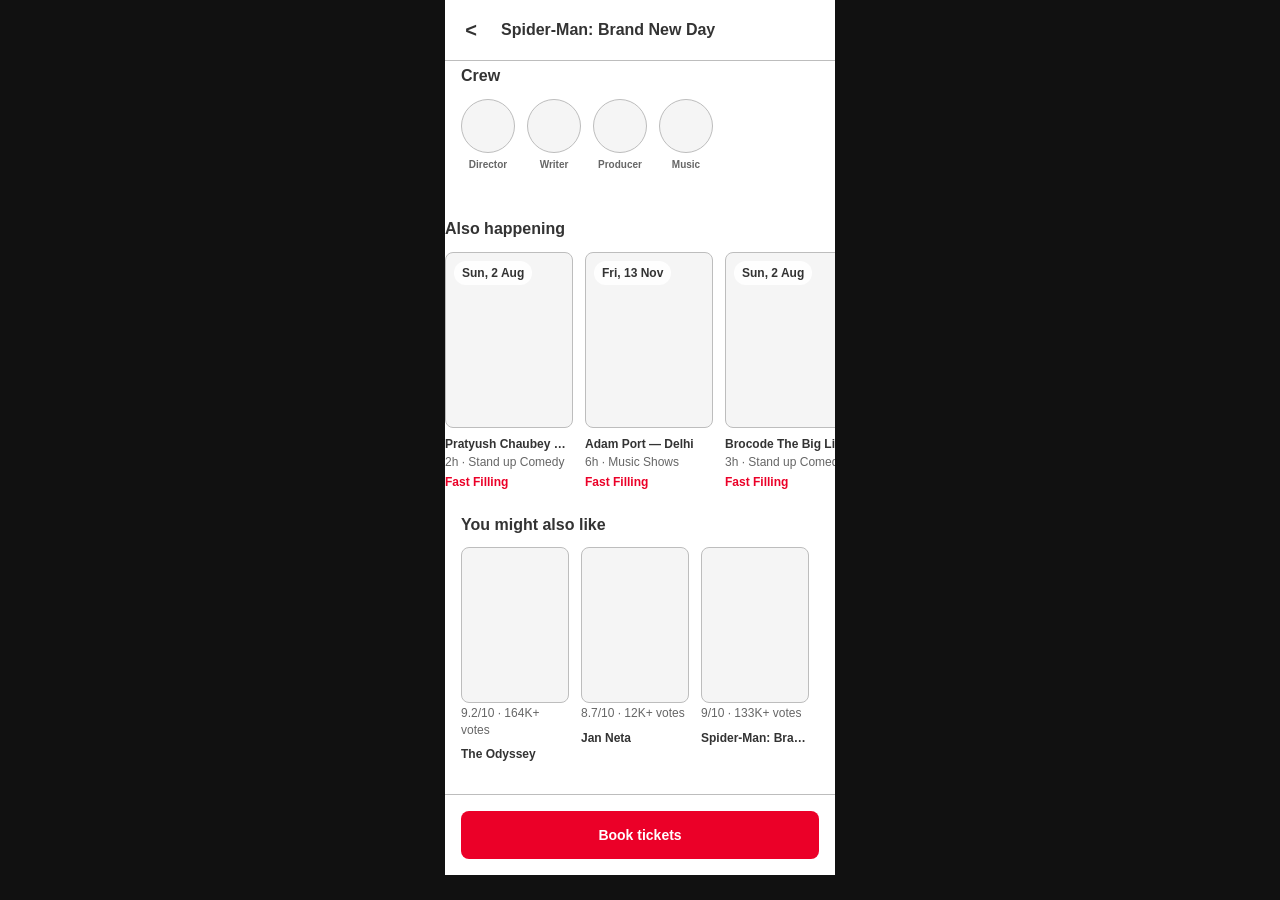
<file: tap-direct.html>
<!DOCTYPE html>
<html lang="en">
<head>
  <meta charset="UTF-8">
  <meta name="viewport" content="width=device-width, initial-scale=1, maximum-scale=1">
  <title>BookMyShow — Tap opens event detail</title>
  <link rel="stylesheet" href="styles.css">
  <style>
    html, body { height: 100%; }
    @media (min-width: 700px) {
      html, body { background: #111; }
    }
    .phone {
      width: 390px;
      max-width: 390px;
      height: 875px;
      min-height: 875px;
      padding-bottom: 0;
      overflow: hidden;
      position: relative;
      display: flex;
      flex-direction: column;
      pointer-events: none;
    }
    @media (max-width: 699px) {
      html, body { height: auto; min-height: 100%; }
      .phone {
        height: 875px;
        min-height: 875px;
        max-width: 390px;
        margin: 0 auto;
        transform: none;
      }
    }
    .phone > .screen-bar {
      position: relative;
      flex-shrink: 0;
      z-index: 50;
    }
    .stage {
      flex: 1;
      min-height: 0;
      overflow: hidden;
      position: relative;
    }
    .page {
      position: absolute;
      left: 0;
      right: 0;
      bottom: 0;
    }
    .page .poster { background: var(--surface-raised) !important; }
    .phone > .sticky-book {
      position: relative;
      flex-shrink: 0;
      left: auto;
      transform: none;
      max-width: none;
      width: 100%;
      z-index: 50;
    }
    .people {
      display: flex;
      gap: 12px;
      overflow: hidden;
    }
    .person { flex: 0 0 54px; text-align: center; }
    .avatar {
      width: 54px; height: 54px; border-radius: 50%;
      background: var(--surface-raised);
      border: 1px solid var(--border-soft);
    }
    .person span {
      display: block; margin-top: 6px;
      font: 600 10px/1.2 var(--font); color: var(--ink-muted);
    }
    .hashtags {
      display: flex; gap: 8px; overflow: hidden;
      padding: 0 16px 16px;
    }
    .hashtags span {
      flex: 0 0 auto;
      font: var(--caption-strong);
      color: var(--ink-muted);
      background: var(--surface-raised);
      border-radius: 20px;
      padding: 6px 10px;
    }
    .overlay {
      position: absolute;
      inset: 0;
      z-index: 80;
      background: var(--surface);
      transform: translateX(100%);
      transition: transform 320ms ease-out;
      overflow: hidden;
      pointer-events: none;
    }
    .overlay.open { transform: translateX(0); }
    .overlay .sticky-book {
      position: absolute;
      left: 0; right: 0; bottom: 0;
      transform: none;
      max-width: none;
      width: 100%;
    }
    .overlay .detail-hero { background: var(--surface-raised); }
    .overlay .detail-body { padding-bottom: 96px; }
    .ripple {
      position: absolute;
      width: 48px; height: 48px;
      margin: -24px 0 0 -24px;
      border-radius: 50%;
      border: 2px solid rgba(235, 0, 40, .65);
      background: rgba(235, 0, 40, .18);
      pointer-events: none;
      z-index: 90;
      opacity: 0;
      transform: scale(.35);
    }
    .ripple.go { animation: demo-ripple 700ms ease-out; }
    @keyframes demo-ripple {
      0% { opacity: 1; transform: scale(.35); }
      100% { opacity: 0; transform: scale(1.55); }
    }
    @media (prefers-reduced-motion: reduce) {
      .overlay, .ripple { transition: none !important; animation: none !important; }
      .overlay.open { transform: none; }
      .ripple.go { opacity: 0; }
    }
  </style>
</head>
<body>
  <div class="phone" id="phone">
    <div class="screen-bar">
      <button type="button" tabindex="-1" aria-hidden="true">&lt;</button>
      <h2>Spider-Man: Brand New Day</h2>
    </div>
    <div class="stage">
      <div class="page">
        <div class="hashtags">
          <span>#MustWatch</span><span>#Superhero</span><span>#Family</span>
        </div>
        <div class="rec-block">
          <h3>Cast</h3>
          <div class="people">
            <div class="person"><div class="avatar"></div><span>Tom</span></div>
            <div class="person"><div class="avatar"></div><span>Zendaya</span></div>
            <div class="person"><div class="avatar"></div><span>Jacob</span></div>
            <div class="person"><div class="avatar"></div><span>Marisa</span></div>
            <div class="person"><div class="avatar"></div><span>Jon</span></div>
          </div>
        </div>
        <div class="rec-block">
          <h3>Crew</h3>
          <div class="people">
            <div class="person"><div class="avatar"></div><span>Director</span></div>
            <div class="person"><div class="avatar"></div><span>Writer</span></div>
            <div class="person"><div class="avatar"></div><span>Producer</span></div>
            <div class="person"><div class="avatar"></div><span>Music</span></div>
          </div>
        </div>
        <div class="rec-block rec-block--also">
          <h3>Also happening</h3>
          <div class="scroll-row">
            <button type="button" class="event-card" id="hit-card" tabindex="-1" aria-hidden="true">
              <div class="poster"><span class="date-pill">Sun, 2 Aug</span></div>
              <p class="title clamp-2">Pratyush Chaubey Live</p>
              <p class="facts">2h · Stand up Comedy</p>
              <p class="status-fast">Fast Filling</p>
            </button>
            <button type="button" class="event-card" tabindex="-1" aria-hidden="true">
              <div class="poster"><span class="date-pill">Fri, 13 Nov</span></div>
              <p class="title clamp-2">Adam Port — Delhi</p>
              <p class="facts">6h · Music Shows</p>
              <p class="status-fast">Fast Filling</p>
            </button>
            <button type="button" class="event-card" tabindex="-1" aria-hidden="true">
              <div class="poster"><span class="date-pill">Sun, 2 Aug</span></div>
              <p class="title clamp-2">Brocode The Big Line Up 2026</p>
              <p class="facts">3h · Stand up Comedy</p>
              <p class="status-fast">Fast Filling</p>
            </button>
          </div>
        </div>
        <div class="rec-block rec-block--flush" style="padding: 0 16px 8px;">
          <h3>You might also like</h3>
          <div class="scroll-row">
            <div class="movie-card">
              <div class="poster"></div>
              <p class="votes">9.2/10 · 164K+ votes</p>
              <p class="movie-title clamp-2">The Odyssey</p>
            </div>
            <div class="movie-card">
              <div class="poster"></div>
              <p class="votes">8.7/10 · 12K+ votes</p>
              <p class="movie-title clamp-2">Jan Neta</p>
            </div>
            <div class="movie-card">
              <div class="poster"></div>
              <p class="votes">9/10 · 133K+ votes</p>
              <p class="movie-title clamp-2">Spider-Man: Brand New Day</p>
            </div>
          </div>
        </div>
      </div>
    </div>
    <div class="sticky-book">
      <button type="button" class="primary-btn" tabindex="-1" aria-hidden="true">Book tickets</button>
    </div>

    <span class="ripple" id="ripple" aria-hidden="true"></span>

    <section class="overlay" id="overlay" aria-hidden="true">
      <div class="screen-bar">
        <button type="button" tabindex="-1" aria-hidden="true">&lt;</button>
        <h2>Pratyush Chaubey Live</h2>
      </div>
      <div class="detail-hero"></div>
      <div class="detail-body">
        <p class="detail-kicker">412 interested</p>
        <h2>Pratyush Chaubey Live</h2>
        <p class="meta">2h · Stand up Comedy</p>
        <p class="desc">Sharp observational comedy — venue and lineup strong enough to trust without checking Instagram first.</p>
        <div class="detail-facts">
          <p><span class="lab">When</span><strong>Sun, 2 Aug, 2026 · 8:00 PM</strong></p>
          <p><span class="lab">Where</span><strong>The Laugh Casa, Rcube Monad Mall, Noida</strong></p>
          <p><span class="lab">From</span><strong>₹499 onwards</strong></p>
        </div>
        <p class="detail-status">Fast Filling</p>
      </div>
      <div class="sticky-book">
        <button type="button" class="primary-btn" tabindex="-1" aria-hidden="true">Book tickets</button>
      </div>
    </section>
  </div>

  <script>
    (function () {
      var reduced = window.matchMedia('(prefers-reduced-motion: reduce)').matches;
      var phone = document.getElementById('phone');
      var card = document.getElementById('hit-card');
      var ripple = document.getElementById('ripple');
      var overlay = document.getElementById('overlay');
      var timers = [];

      function later(ms, fn) {
        timers.push(setTimeout(fn, ms));
      }
      function clearTimers() {
        timers.forEach(clearTimeout);
        timers = [];
      }
      function placeRipple() {
        var r = card.getBoundingClientRect();
        var p = phone.getBoundingClientRect();
        ripple.style.left = (r.left - p.left + r.width / 2) + 'px';
        ripple.style.top = (r.top - p.top + 78) + 'px';
      }
      function reset() {
        overlay.classList.remove('open');
        overlay.setAttribute('aria-hidden', 'true');
        ripple.classList.remove('go');
      }
      function play() {
        clearTimers();
        reset();
        if (reduced) {
          overlay.classList.add('open');
          later(1800, play);
          return;
        }
        later(700, function () {
          placeRipple();
          ripple.classList.remove('go');
          void ripple.offsetWidth;
          ripple.classList.add('go');
        });
        later(1200, function () {
          overlay.classList.add('open');
          overlay.setAttribute('aria-hidden', 'false');
        });
        later(4200, play);
      }
      window.addEventListener('resize', placeRipple);
      play();
    })();
  </script>
</body>
</html>
</file>
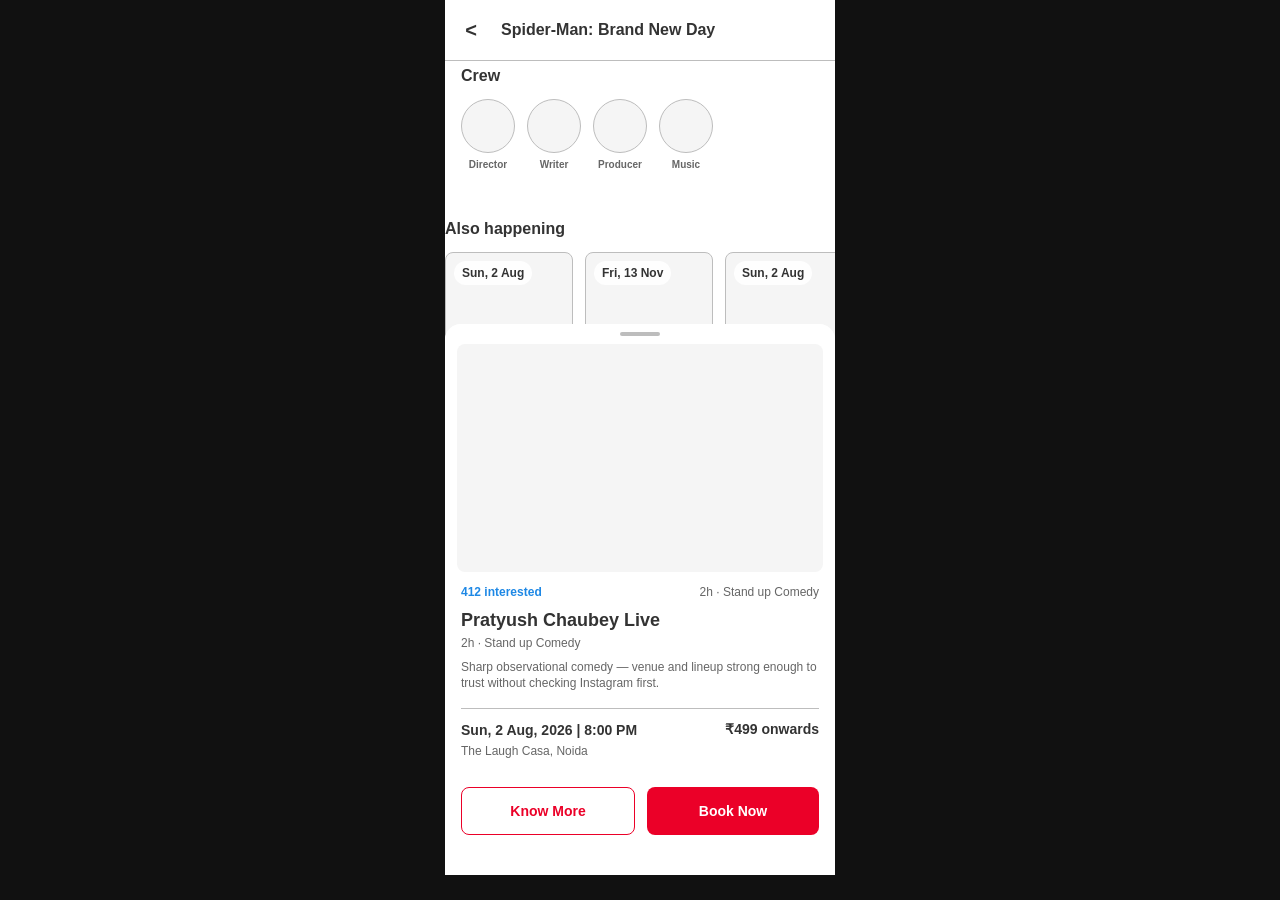
<file: tap-peek.html>
<!DOCTYPE html>
<html lang="en">
<head>
  <meta charset="UTF-8">
  <meta name="viewport" content="width=device-width, initial-scale=1, maximum-scale=1">
  <title>BookMyShow — Tap opens preview sheet</title>
  <link rel="stylesheet" href="styles.css">
  <style>
    html, body { height: 100%; }
    @media (min-width: 700px) {
      html, body { background: #111; }
    }
    .phone {
      width: 390px;
      max-width: 390px;
      height: 875px;
      min-height: 875px;
      padding-bottom: 0;
      overflow: hidden;
      position: relative;
      display: flex;
      flex-direction: column;
      pointer-events: none;
    }
    @media (max-width: 699px) {
      html, body { height: auto; min-height: 100%; }
      .phone {
        height: 875px;
        min-height: 875px;
        max-width: 390px;
        margin: 0 auto;
        transform: none;
      }
    }
    .phone > .screen-bar {
      position: relative;
      flex-shrink: 0;
      z-index: 50;
    }
    .stage {
      flex: 1;
      min-height: 0;
      overflow: hidden;
      position: relative;
    }
    .page {
      position: absolute;
      left: 0;
      right: 0;
      bottom: 0;
    }
    .page .poster { background: var(--surface-raised) !important; }
    .phone > .sticky-book {
      position: relative;
      flex-shrink: 0;
      left: auto;
      transform: none;
      max-width: none;
      width: 100%;
      z-index: 50;
    }
    body:has(#preview-sheet.open) .phone > .sticky-book {
      display: block !important;
    }
    .people {
      display: flex;
      gap: 12px;
      overflow: hidden;
    }
    .person { flex: 0 0 54px; text-align: center; }
    .avatar {
      width: 54px; height: 54px; border-radius: 50%;
      background: var(--surface-raised);
      border: 1px solid var(--border-soft);
    }
    .person span {
      display: block; margin-top: 6px;
      font: 600 10px/1.2 var(--font); color: var(--ink-muted);
    }
    .hashtags {
      display: flex; gap: 8px; overflow: hidden;
      padding: 0 16px 16px;
    }
    .hashtags span {
      flex: 0 0 auto;
      font: var(--caption-strong);
      color: var(--ink-muted);
      background: var(--surface-raised);
      border-radius: 20px;
      padding: 6px 10px;
    }
    #preview-backdrop,
    #preview-backdrop.open {
      display: none !important;
      background: transparent !important;
    }
    #preview-sheet {
      position: absolute;
      left: 0;
      right: 0;
      bottom: 0;
      width: 100%;
      max-width: none;
      transform: translateY(110%);
    }
    #preview-sheet.open { transform: translateY(0); }
    #preview-hero { background: var(--surface-raised); }
    .ripple {
      position: absolute;
      width: 48px; height: 48px;
      margin: -24px 0 0 -24px;
      border-radius: 50%;
      border: 2px solid rgba(235, 0, 40, .65);
      background: rgba(235, 0, 40, .18);
      pointer-events: none;
      z-index: 250;
      opacity: 0;
      transform: scale(.35);
    }
    .ripple.go { animation: demo-ripple 700ms ease-out; }
    @keyframes demo-ripple {
      0% { opacity: 1; transform: scale(.35); }
      100% { opacity: 0; transform: scale(1.55); }
    }
    @media (prefers-reduced-motion: reduce) {
      #preview-sheet, #preview-backdrop, .ripple { transition: none !important; animation: none !important; }
      .ripple.go { opacity: 0; }
    }
  </style>
</head>
<body>
  <div class="phone" id="phone">
    <div class="screen-bar">
      <button type="button" tabindex="-1" aria-hidden="true">&lt;</button>
      <h2>Spider-Man: Brand New Day</h2>
    </div>
    <div class="stage">
      <div class="page">
        <div class="hashtags">
          <span>#MustWatch</span><span>#Superhero</span><span>#Family</span>
        </div>
        <div class="rec-block">
          <h3>Cast</h3>
          <div class="people">
            <div class="person"><div class="avatar"></div><span>Tom</span></div>
            <div class="person"><div class="avatar"></div><span>Zendaya</span></div>
            <div class="person"><div class="avatar"></div><span>Jacob</span></div>
            <div class="person"><div class="avatar"></div><span>Marisa</span></div>
            <div class="person"><div class="avatar"></div><span>Jon</span></div>
          </div>
        </div>
        <div class="rec-block">
          <h3>Crew</h3>
          <div class="people">
            <div class="person"><div class="avatar"></div><span>Director</span></div>
            <div class="person"><div class="avatar"></div><span>Writer</span></div>
            <div class="person"><div class="avatar"></div><span>Producer</span></div>
            <div class="person"><div class="avatar"></div><span>Music</span></div>
          </div>
        </div>
        <div class="rec-block rec-block--also">
          <h3>Also happening</h3>
          <div class="scroll-row">
            <button type="button" class="event-card" id="hit-card" tabindex="-1" aria-hidden="true">
              <div class="poster"><span class="date-pill">Sun, 2 Aug</span></div>
              <p class="title clamp-2">Pratyush Chaubey Live</p>
              <p class="facts">2h · Stand up Comedy</p>
              <p class="status-fast">Fast Filling</p>
            </button>
            <button type="button" class="event-card" tabindex="-1" aria-hidden="true">
              <div class="poster"><span class="date-pill">Fri, 13 Nov</span></div>
              <p class="title clamp-2">Adam Port — Delhi</p>
              <p class="facts">6h · Music Shows</p>
              <p class="status-fast">Fast Filling</p>
            </button>
            <button type="button" class="event-card" tabindex="-1" aria-hidden="true">
              <div class="poster"><span class="date-pill">Sun, 2 Aug</span></div>
              <p class="title clamp-2">Brocode The Big Line Up 2026</p>
              <p class="facts">3h · Stand up Comedy</p>
              <p class="status-fast">Fast Filling</p>
            </button>
          </div>
        </div>
        <div class="rec-block rec-block--flush" style="padding: 0 16px 8px;">
          <h3>You might also like</h3>
          <div class="scroll-row">
            <div class="movie-card">
              <div class="poster"></div>
              <p class="votes">9.2/10 · 164K+ votes</p>
              <p class="movie-title clamp-2">The Odyssey</p>
            </div>
            <div class="movie-card">
              <div class="poster"></div>
              <p class="votes">8.7/10 · 12K+ votes</p>
              <p class="movie-title clamp-2">Jan Neta</p>
            </div>
            <div class="movie-card">
              <div class="poster"></div>
              <p class="votes">9/10 · 133K+ votes</p>
              <p class="movie-title clamp-2">Spider-Man: Brand New Day</p>
            </div>
          </div>
        </div>
      </div>
    </div>
    <div class="sticky-book">
      <button type="button" class="primary-btn" tabindex="-1" aria-hidden="true">Book tickets</button>
    </div>

    <div id="preview-backdrop" aria-hidden="true"></div>
    <div id="preview-sheet" role="dialog" aria-modal="true" aria-labelledby="preview-title" aria-hidden="true">
      <div class="preview-handle"><button type="button" tabindex="-1" aria-hidden="true" aria-label="Dismiss"></button></div>
      <div id="preview-hero" class="preview-hero"></div>
      <div class="preview-body">
        <div class="preview-topline">
          <span class="preview-social" id="preview-social">412 interested</span>
          <span class="preview-meta" id="preview-meta">2h · Stand up Comedy</span>
        </div>
        <h2 id="preview-title" class="preview-name">Pratyush Chaubey Live</h2>
        <p id="preview-type" class="preview-type">2h · Stand up Comedy</p>
        <p id="preview-desc" class="preview-desc">Sharp observational comedy — venue and lineup strong enough to trust without checking Instagram first.</p>
        <div class="preview-facts">
          <div>
            <p id="preview-when" class="preview-when">Sun, 2 Aug, 2026 | 8:00 PM</p>
            <p id="preview-where" class="preview-where">The Laugh Casa, Noida</p>
          </div>
          <p id="preview-price" class="preview-price">₹499 onwards</p>
        </div>
        <div class="preview-actions">
          <button type="button" class="btn-outline" id="know-more" tabindex="-1">Know More</button>
          <button type="button" class="btn-solid" tabindex="-1">Book Now</button>
        </div>
      </div>
    </div>

    <span class="ripple" id="ripple" aria-hidden="true"></span>
  </div>

  <script>
    (function () {
      var reduced = window.matchMedia('(prefers-reduced-motion: reduce)').matches;
      var phone = document.getElementById('phone');
      var card = document.getElementById('hit-card');
      var ripple = document.getElementById('ripple');
      var sheet = document.getElementById('preview-sheet');
      var timers = [];

      function later(ms, fn) {
        timers.push(setTimeout(fn, ms));
      }
      function clearTimers() {
        timers.forEach(clearTimeout);
        timers = [];
      }
      function placeRipple() {
        var r = card.getBoundingClientRect();
        var p = phone.getBoundingClientRect();
        ripple.style.left = (r.left - p.left + r.width / 2) + 'px';
        ripple.style.top = (r.top - p.top + 78) + 'px';
      }
      function ping() {
        placeRipple();
        ripple.classList.remove('go');
        void ripple.offsetWidth;
        ripple.classList.add('go');
      }
      function openSheet() {
        sheet.classList.add('open');
        sheet.setAttribute('aria-hidden', 'false');
      }
      function closeSheet() {
        sheet.classList.remove('open');
        sheet.setAttribute('aria-hidden', 'true');
      }
      function play() {
        clearTimers();
        closeSheet();
        ripple.classList.remove('go');
        if (reduced) {
          openSheet();
          later(1400, closeSheet);
          later(2200, play);
          return;
        }
        later(600, ping);
        later(1000, openSheet);
        later(2800, closeSheet);
        later(3600, play);
      }
      window.addEventListener('resize', placeRipple);
      play();
    })();
  </script>
</body>
</html>
</file>
<file: styles.css>
/* ==========================================================================
   BookMyShow — Funnel 2 (category homes)
   Design tokens
   ========================================================================== */
:root {
  --surface: #FFFFFF;
  --surface-raised: #F5F5F5;
  --ink: #333333;
  --ink-muted: #666666;
  --accent: #EB0028;
  --border: #757575;
  --border-soft: #BDBDBD;
  --blue: #1E88E5;
  --font: -apple-system, BlinkMacSystemFont, 'Segoe UI', Roboto, Helvetica, Arial, sans-serif;
  --display: 700 20px/1.25 var(--font);
  --heading: 600 16px/1.3 var(--font);
  --body: 400 14px/1.4 var(--font);
  --caption: 400 12px/1.35 var(--font);
  --caption-strong: 600 12px/1.35 var(--font);
  --s1: 2px;
  --s2: 4px;
  --s3: 8px;
  --s4: 12px;
  --s5: 16px;
  --s6: 24px;
  --s7: 32px;
}

/* ==========================================================================
   Base / reset
   ========================================================================== */
* { box-sizing: border-box; margin: 0; padding: 0; }
html { background: var(--surface); }
body { font: var(--body); color: var(--ink); background: var(--surface); }

.phone {
  width: 390px; max-width: 390px; margin: 0 auto; background: var(--surface);
  min-height: 100vh; padding-bottom: 72px; position: relative;
  transform-origin: top left;
}
@media (min-width: 700px) {
  html, body { background: #111; }
  .phone { transform: none; margin-left: auto; margin-right: auto; }
}
@media (max-width: 699px) {
  html, body {
    background: var(--surface) !important;
    overflow-x: hidden;
    width: 100%;
    max-width: 100%;
  }
  .phone {
    max-width: none;
    margin: 0;
    transform: scale(calc(100vw / 390px));
  }
}

/* ==========================================================================
   Prototype toolbar
   ========================================================================== */
.proto {
  position: sticky; top: 0; z-index: 120;
  background: #1a1a1a; color: #ccc;
  padding: var(--s3) var(--s4); font: 600 12px/1.35 var(--font);
}
.proto strong { color: #fff; }
.proto-row { display: flex; flex-wrap: wrap; gap: var(--s3); margin-top: 6px; align-items: center; }
.proto-label {
  flex: 0 0 100%; margin: var(--s2) 0 0; font: 600 10px/1.2 var(--font);
  color: #888; text-transform: uppercase; letter-spacing: 0.04em;
}
.proto-label:first-child { margin-top: 0; }
.proto-btn {
  border: 1px solid #555; background: #2a2a2a; color: #eee;
  border-radius: 8px; padding: var(--s3) var(--s4); font: 600 12px/1 var(--font); cursor: pointer;
}
.proto-btn.active { background: var(--accent); border-color: var(--accent); }
html[data-figma] .proto { display: none !important; }

/* ==========================================================================
   Global chrome (every page)
   ========================================================================== */
.chrome {
  position: sticky; top: 0; z-index: 110;
  background: var(--surface);
  padding-bottom: var(--s3);
}
.header {
  display: flex; align-items: flex-start; gap: var(--s1);
  padding: var(--s3) var(--s5) var(--s2);
}
.header-text { min-width: 0; }
.header h1 { font: var(--display); }
.header .location {
  display: inline-flex; align-items: center; gap: var(--s2);
  margin-top: var(--s2); padding: 0; border: none; background: none;
  font: var(--body); font-weight: 600; color: var(--accent);
  cursor: pointer; line-height: 1;
}
.header .location .loc-name {
  display: block; line-height: 1.2;
}
.header .location .loc-chevron {
  width: 12px; height: 12px; flex-shrink: 0; display: block;
  color: var(--accent);
}
.search-block { padding: 0 var(--s5); width: 100%; }
.search-bar {
  display: flex; align-items: center; gap: var(--s4);
  width: 100%; height: 44px; padding: 0 var(--s4);
  background: var(--surface-raised);
  border: 1px solid var(--border); border-radius: 8px;
}
.search-bar svg { width: 18px; height: 18px; color: var(--ink-muted); flex-shrink: 0; }
.search-bar input {
  flex: 1; border: none; background: transparent; outline: none;
  font: var(--body); color: var(--ink); min-width: 0;
}
.search-bar input::placeholder { color: var(--ink-muted); }

/* ==========================================================================
   Views
   ========================================================================== */
.view { display: none; padding-top: var(--s2); }
.view.is-active { display: block; }

/* Compact intent doors */
.doors {
  display: grid; grid-template-columns: 1fr 1fr; gap: var(--s4);
  padding: var(--s3) var(--s5) var(--s4);
}
.door {
  border: 1px solid var(--border-soft); border-radius: 8px;
  background: var(--surface);
  padding: var(--s4); min-height: 56px;
  display: flex; flex-direction: row; align-items: center; gap: var(--s4);
  text-align: left; cursor: pointer; font: inherit; color: inherit;
}
.door:active, .door:focus-visible { border-color: var(--accent); outline: none; }
.door.door-movies {
  background: radial-gradient(circle at 15% 20%, rgba(235,0,40,0.22), rgba(235,0,40,0.02) 75%), var(--surface);
}
.door.door-events {
  background: radial-gradient(circle at 15% 20%, rgba(30,136,229,0.22), rgba(30,136,229,0.02) 75%), var(--surface);
}
.door-icon {
  width: 40px; height: 40px; border-radius: 50%; flex-shrink: 0;
  display: flex; align-items: center; justify-content: center;
  background: rgba(255,255,255,0.75);
}
.door-icon svg { width: 22px; height: 22px; }
.door-icon.icon-movies svg { color: var(--accent); }
.door-icon.icon-events svg { color: var(--blue); }
.door-text { display: flex; flex-direction: column; gap: var(--s1); min-width: 0; }
.door-title { font: var(--heading); }
.door-sub { font: var(--caption); color: var(--ink-muted); }

/* ==========================================================================
   Sections
   ========================================================================== */
.section { padding: 0 var(--s5); margin-bottom: var(--s6); }
.section-head {
  display: flex; justify-content: space-between; align-items: center;
  margin-bottom: var(--s3); gap: var(--s4);
}
.section-head.col { flex-direction: column; align-items: flex-start; gap: var(--s2); }
.section-head h2 { font: var(--heading); }
.section-head .sub { font: var(--caption); color: var(--ink-muted); }
.link {
  font: 600 14px/1 var(--font); color: var(--accent);
  background: none; border: none; cursor: pointer;
  min-height: 44px; padding: 0 var(--s3);
  display: inline-flex; align-items: center;
}

.scroll-row {
  display: flex; gap: var(--s4); overflow-x: auto; scrollbar-width: none;
  align-items: flex-start;
}
.scroll-row::-webkit-scrollbar { display: none; }
.clamp-2 {
  overflow: hidden; text-overflow: ellipsis; white-space: nowrap;
}

/* ==========================================================================
   Ads
   ========================================================================== */
.ad-stack { padding: 0 var(--s5) var(--s4); display: flex; flex-direction: column; gap: var(--s4); }
.ad {
  border-radius: 8px; overflow: hidden; position: relative;
  padding: var(--s5); color: #fff;
}
.ad-stream {
  background: linear-gradient(145deg, #0b1b4a 0%, #1a3a7a 55%, #0d9488 140%);
  min-height: 132px;
}
.ad-stream .eyebrow { font: var(--caption-strong); }
.ad-stream h3 { font: var(--display); margin: var(--s3) 0; max-width: 60%; }
.ad-stream .meta { font: var(--caption); opacity: 0.9; max-width: 60%; }
.ad-play {
  background: linear-gradient(90deg, #1a1a1a, #6b2030);
  min-height: 72px; display: flex; align-items: center; justify-content: space-between; gap: var(--s4);
}
.ad-play .copy { font: 600 14px/1.3 var(--font); max-width: 55%; }
.ad-play .cta {
  background: var(--accent); color: #fff; border: none; border-radius: 8px;
  min-height: 44px; padding: 0 var(--s5); font: 600 14px/1 var(--font);
}
.ad-slim {
  background: var(--surface-raised); color: var(--ink);
  min-height: 64px; border: 1px solid var(--border-soft);
  display: flex; align-items: center; gap: var(--s4);
}
.ad-slim .blob { width: 44px; height: 44px; border-radius: 8px; background: #ddd; }
.ad-slim strong { font: var(--caption-strong); display: block; }
.ad-slim span { font: var(--caption); color: var(--ink-muted); }
.ad-label {
  position: absolute; top: 8px; right: 8px;
  background: rgba(0,0,0,0.45); color: #fff;
  font: var(--caption-strong); padding: var(--s2) var(--s3); border-radius: 4px;
}

/* ==========================================================================
   Cards (movie / happening / event)
   ========================================================================== */
.movie-card, .happen-card, .event-card {
  flex: 0 0 108px; width: 108px; background: none; border: none;
  text-align: left; color: inherit; padding: 0; cursor: pointer;
  display: flex; flex-direction: column; align-items: stretch;
  align-self: flex-start;
}
.event-card { flex-basis: 128px; width: 128px; }
.happen-card { flex-basis: 118px; width: 118px; }
.movie-card .poster, .happen-card .poster {
  width: 100%; height: 156px; border-radius: 8px; background: var(--surface-raised); position: relative;
  flex-shrink: 0; border: 1px solid var(--border-soft);
}
.happen-card .poster { height: 168px; }
.event-card .poster {
  width: 128px; height: 176px; border-radius: 8px; background: var(--surface-raised); position: relative;
  border: 1px solid var(--border-soft);
}
.rating-row { display: flex; align-items: center; gap: var(--s2); margin-top: var(--s3); }
.star { width: 14px; height: 14px; }
.rating-num { font: var(--caption-strong); }
.votes, .meta, .facts { font: var(--caption); color: var(--ink-muted); margin-top: var(--s1); }
.movie-title, .happen-card .title, .event-card .title {
  font: var(--caption-strong); margin-top: var(--s3);
}
.happen-tag, .date-pill {
  position: absolute; top: 8px; left: 8px;
  background: rgba(255,255,255,0.94); color: var(--ink);
  font: var(--caption-strong); padding: var(--s2) var(--s3); border-radius: 20px;
}
.happen-tag.push { background: var(--accent); color: #fff; }
.status-fast { font: var(--caption-strong); color: var(--accent); margin-top: var(--s2); }
.status-int { font: var(--caption-strong); color: var(--blue); margin-top: var(--s2); }

/* ==========================================================================
   Utility banner
   ========================================================================== */
.utility {
  margin: 0 var(--s5) var(--s6); padding: var(--s4) var(--s5); background: var(--surface-raised);
  border-radius: 8px; display: flex; align-items: center; gap: var(--s4);
  cursor: pointer; border: 1px solid var(--border-soft); width: calc(100% - 32px);
  text-align: left; font: inherit; color: inherit; min-height: 44px;
}
.utility-icon {
  width: 32px; height: 32px; border-radius: 8px;
  background: var(--surface); border: 1px solid var(--border-soft);
  display: flex; align-items: center; justify-content: center;
}
.utility strong { font: var(--caption-strong); display: block; }
.utility span { font: var(--caption); color: var(--ink-muted); }

/* ==========================================================================
   Category rail
   ========================================================================== */
.categories {
  display: flex; gap: var(--s5); padding: 0 var(--s5) var(--s5);
  overflow-x: auto; scrollbar-width: none;
}
.categories::-webkit-scrollbar { display: none; }
.cat {
  flex: 0 0 auto; display: flex; flex-direction: column; align-items: center;
  gap: var(--s3); width: 64px; background: none; border: none; cursor: pointer;
  color: var(--ink); font: inherit;
}
.cat-icon {
  width: 48px; height: 48px; border-radius: 50%;
  background: var(--surface-raised); border: 1px solid var(--border);
  display: flex; align-items: center; justify-content: center; font-size: 18px;
}
.cat span { font: var(--caption-strong); text-align: center; }

/* ==========================================================================
   Pills
   ========================================================================== */
.pill-row {
  display: flex; align-items: center; gap: var(--s3);
  padding: var(--s3) var(--s5) var(--s4); overflow-x: auto;
  scrollbar-width: none; -webkit-overflow-scrolling: touch;
}
.pill-row::-webkit-scrollbar { display: none; }
.pill {
  flex: 0 0 auto;
  display: inline-flex; align-items: center; justify-content: center;
  height: 32px; min-height: 32px; padding: 0 14px;
  border-radius: 16px; border: 1px solid var(--border-soft);
  background: var(--surface);
  font: var(--caption); color: var(--ink-muted);
  line-height: 1; white-space: nowrap; box-sizing: border-box;
  cursor: pointer;
}
.pill.active {
  border-color: var(--accent); color: var(--accent); font-weight: 600;
}

/* ==========================================================================
   Plan cards
   ========================================================================== */
.plan-row { display: flex; gap: var(--s4); overflow-x: auto; scrollbar-width: none; }
.plan-card {
  flex: 0 0 140px; height: 88px; border-radius: 8px; padding: var(--s4);
  display: flex; flex-direction: column; justify-content: flex-end; color: #fff;
}
.plan-card .label { font: var(--caption-strong); }
.plan-card .count { font: var(--caption); opacity: 0.9; margin-top: var(--s2); }
.plan-a { background: linear-gradient(135deg, #7B5EA7, #9B7EC8); }
.plan-b { background: linear-gradient(135deg, #3D8B5E, #5CB87A); }
.plan-c { background: linear-gradient(135deg, #2E6DB4, #4A90D9); }

/* ==========================================================================
   Spotlight
   ========================================================================== */
.spotlight {
  margin: 0 var(--s5) var(--s6); border-radius: 12px; overflow: hidden;
  background: #1a1a1a; color: #fff; position: relative; min-height: 220px;
  display: flex; flex-direction: column; justify-content: flex-end; padding: var(--s5);
}
.spotlight .badge {
  position: absolute; top: 12px; right: 12px;
  background: rgba(255,255,255,0.2); font: var(--caption-strong);
  padding: var(--s2) var(--s3); border-radius: 20px;
}
.spotlight h3 { font: var(--display); margin-bottom: var(--s3); }
.spotlight .tags { display: flex; gap: var(--s3); flex-wrap: wrap; margin-bottom: var(--s4); }
.spotlight .tag {
  background: rgba(255,255,255,0.15); font: var(--caption); padding: var(--s2) var(--s3); border-radius: 20px;
}
.spotlight .book {
  align-self: flex-start; min-height: 44px; padding: 0 20px;
  border: none; border-radius: 24px; background: #fff; color: var(--ink);
  font: 600 14px/1 var(--font); cursor: pointer;
}
/* Spotlight background variants (were inline styles) */
.spotlight--movies { background: linear-gradient(160deg,#1a2332,#802020); }
.spotlight--events { background: linear-gradient(160deg,#3a1020,#c02040); }

/* ==========================================================================
   Event grid
   ========================================================================== */
.event-grid {
  display: grid; grid-template-columns: 1fr 1fr; gap: var(--s4);
}
.grid-card { background: none; border: none; text-align: left; color: inherit; padding: 0; cursor: pointer; }
.grid-card .poster {
  width: 100%; aspect-ratio: 3/4; border-radius: 8px;
  background: var(--surface-raised); position: relative;
  border: 1px solid var(--border-soft);
}
.grid-card .title { font: var(--caption-strong); margin-top: var(--s3); }
.grid-card .facts { font: var(--caption); color: var(--ink-muted); margin-top: var(--s1); }

/* ==========================================================================
   Poster background variants (were inline styles)
   ========================================================================== */
.pg-spider  { background: linear-gradient(160deg,#1a2332,#c44); }
.pg-odyssey { background: linear-gradient(160deg,#2a1810,#8a5a2a); }
.pg-crimson { background: linear-gradient(160deg,#3a1020,#c02040); }
.pg-adam    { background: linear-gradient(160deg,#102030,#2060a0); }
.pg-janneta { background: linear-gradient(160deg,#1e2a1e,#4a6b3a); }
.pg-weekend { background: linear-gradient(160deg,#101828,#405060); }
.pg-nextbig { background: linear-gradient(160deg,#2a1020,#603040); }
.pg-plum    { background: linear-gradient(160deg,#201018,#803050); }
.pg-forest  { background: linear-gradient(160deg,#102018,#206040); }

/* ==========================================================================
   Skeletons / loading states
   ========================================================================== */
.skel {
  flex: 0 0 118px; width: 118px; height: 168px; border-radius: 8px;
  background: linear-gradient(90deg, #eee, #f5f5f5, #eee);
  background-size: 200% 100%; animation: shimmer 1.2s infinite;
}
.skel.ad-tall { flex: none; width: 100%; height: 132px; }
.skel.ad-short { flex: none; width: 100%; height: 72px; }
.skel.spot { flex: none; width: calc(100% - 32px); height: 220px; margin: 0 var(--s5) var(--s5); }
.skel.util { flex: none; width: calc(100% - 32px); height: 56px; margin: 0 var(--s5) var(--s5); }
.skel.pill { flex: 0 0 64px; width: 64px; height: 32px; border-radius: 16px; }
.skel.cat { flex: 0 0 48px; width: 48px; height: 48px; border-radius: 50%; }
.skel.wide { flex: 0 0 128px; width: 128px; height: 176px; }
.skel.plan { flex: 0 0 140px; width: 140px; height: 88px; }
.skel.grid { flex: none; width: 100%; aspect-ratio: 3/4; height: auto; }
@keyframes shimmer {
  0% { background-position: 100% 0; }
  100% { background-position: -100% 0; }
}
.feed-skel { display: none !important; }
body[data-proto="loading"] .feed-live { display: none !important; }
body[data-proto="loading"] .feed-skel { display: flex !important; }
body[data-proto="loading"] .feed-skel.stack { flex-direction: column; }
body[data-proto="loading"] .event-grid.feed-skel { display: grid !important; }
body[data-proto="loading"] .skel.spot,
body[data-proto="loading"] .skel.util { display: block !important; }
.empty-inline {
  font: var(--caption); color: var(--ink-muted);
  padding: var(--s5); background: var(--surface-raised); border-radius: 8px;
}
.state-msg {
  margin: 0 var(--s5) var(--s5); padding: var(--s5); background: var(--surface-raised);
  border-radius: 8px; font: var(--body); color: var(--ink-muted);
}
.state-msg--success { color: #2e7d32; font-weight: 700; }
.state-msg--flush { margin-top: 0; }

/* ==========================================================================
   Buttons
   ========================================================================== */
.primary-btn, .secondary-btn {
  display: flex; align-items: center; justify-content: center;
  width: calc(100% - 32px); margin: var(--s4) var(--s5) 0; min-height: 48px;
  border-radius: 8px; font: 600 14px/1 var(--font); cursor: pointer;
}
.primary-btn { border: none; background: var(--accent); color: #fff; }
.secondary-btn {
  border: 1px solid var(--border); background: var(--surface); color: var(--ink);
}

/* ==========================================================================
   Bottom navigation
   ========================================================================== */
.bottom-nav-wrap {
  position: fixed; bottom: 0; left: 50%; transform: translateX(-50%);
  width: 100%; max-width: 390px; z-index: 50;
  background: var(--surface);
  border-top: 1px solid #E0E0E0;
}
.bottom-nav {
  display: flex; justify-content: space-around; align-items: stretch;
  background: var(--surface);
  padding: 6px 0 calc(6px + env(safe-area-inset-bottom, 0px));
}
.nav-item {
  flex: 1;
  display: flex; flex-direction: column; align-items: center; justify-content: center;
  gap: var(--s2);
  font: 500 10px/1.15 var(--font); color: #666666;
  min-height: 52px; background: none; border: none; cursor: pointer;
  padding: var(--s2) var(--s1) var(--s1);
  text-align: center;
}
.nav-item.active { color: var(--accent); font-weight: 600; }
.nav-icon {
  width: 24px; height: 24px; display: flex; align-items: center; justify-content: center;
  color: inherit;
}
.nav-icon svg { width: 22px; height: 22px; display: block; }
.nav-home-badge {
  width: 22px; height: 22px; border-radius: 6px;
  background: #9E9E9E;
  display: flex; align-items: center; justify-content: center;
  font: 700 9px/1 var(--font); color: #fff; letter-spacing: -0.02em;
}
.nav-item.active .nav-home-badge { background: var(--accent); }

/* ==========================================================================
   Page back button
   ========================================================================== */
.page-back {
  display: none; align-items: center; justify-content: center;
  margin: calc(-1 * var(--s2)) 0 0 calc(-1 * var(--s3)); padding: var(--s3);
  width: 36px; height: 36px; border: none; background: none;
  color: var(--ink); cursor: pointer; flex-shrink: 0;
}
body[data-view="movies"] .page-back,
body[data-view="events"] .page-back { display: inline-flex; }
.page-back svg { width: 18px; height: 18px; flex-shrink: 0; display: block; }

body.booking-mode .chrome,
body.booking-mode .page-back,
body.booking-mode .bottom-nav-wrap,
body.booking-mode .proto { display: none !important; }
body.booking-mode .phone { padding-bottom: 0; }

/* ==========================================================================
   Booking flow screens
   ========================================================================== */
.screen {
  display: none; padding-bottom: 96px; min-height: 100vh; background: var(--surface);
}
.screen.is-open { display: block; }
.screen-bar {
  display: flex; align-items: center; gap: var(--s3);
  padding: var(--s3) var(--s3) var(--s3) var(--s2);
  position: sticky; top: 0; background: var(--surface); z-index: 40;
  border-bottom: 1px solid var(--border-soft);
}
.screen-bar button {
  border: none; background: none; font: 600 20px/1 var(--font);
  cursor: pointer; color: var(--ink); min-width: 44px; min-height: 44px;
}
.screen-bar h2 { font: var(--heading); flex: 1; min-width: 0; overflow: hidden; text-overflow: ellipsis; white-space: nowrap; }

/* Detail */
.detail-hero {
  width: 100%; aspect-ratio: 16/10; background: var(--surface-raised); position: relative;
  border-bottom: 1px solid var(--border-soft);
}
.detail-body { padding: var(--s5) var(--s5) 120px; }
.detail-kicker { font: var(--caption); color: var(--blue); font-weight: 600; }
.detail-body h2 { font: var(--display); margin-top: var(--s3); }
.detail-body .meta { margin-top: var(--s3); font: var(--caption); color: var(--ink-muted); }
.detail-body .desc { margin-top: var(--s5); color: var(--ink-muted); }
.detail-facts {
  margin-top: var(--s5); padding: var(--s4) 0;
  border-top: 1px solid var(--border-soft); border-bottom: 1px solid var(--border-soft);
  display: flex; flex-direction: column; gap: var(--s4);
}
.detail-facts .lab { font: var(--caption); color: var(--ink-muted); display: block; }
.detail-facts strong { font: var(--body); font-weight: 600; }
.detail-status { font: var(--caption-strong); color: var(--accent); margin-top: var(--s4); }
.sticky-book {
  position: fixed; bottom: 0; left: 50%; transform: translateX(-50%);
  width: 100%; max-width: 390px; padding: var(--s5);
  background: var(--surface); border-top: 1px solid var(--border-soft); z-index: 200;
}
.sticky-book .primary-btn { width: 100%; margin: 0; }

.rec-block { padding: 0 var(--s5); margin-bottom: var(--s6); }
.rec-block h3 { font: var(--heading); margin-bottom: var(--s4); }
/* Detail recommendation block variants (were inline styles) */
.rec-block--also { padding: var(--s6) 0 0; }
.rec-block--flush { padding: 0; }

/* Steps / select */
.steps {
  display: flex; align-items: center; justify-content: center; gap: var(--s3);
  padding: var(--s4); font: var(--caption); color: var(--ink-muted);
  border-bottom: 1px solid var(--border-soft);
}
.step-dot {
  width: 24px; height: 24px; border-radius: 50%;
  background: var(--surface-raised); display: flex; align-items: center; justify-content: center;
  font: 700 11px/1 var(--font);
}
.step-dot.on { background: var(--ink); color: #fff; }
.venue-band {
  background: var(--surface-raised); padding: var(--s4) var(--s5); font: var(--caption); color: var(--ink-muted);
}
.venue-band strong { display: block; font: var(--body); font-weight: 600; color: var(--ink); margin-top: var(--s2); }
.tier-card {
  margin: var(--s5); padding: var(--s5); border: 1px solid var(--border-soft); border-radius: 8px;
  display: flex; justify-content: space-between; align-items: flex-start; gap: var(--s4);
}
.tier-card .add {
  border: 1px solid var(--accent); color: var(--accent); background: none;
  border-radius: 8px; padding: var(--s3) var(--s5); font: 600 14px/1 var(--font); cursor: pointer;
}
.book-footer {
  position: fixed; bottom: 0; left: 50%; transform: translateX(-50%);
  width: 100%; max-width: 390px; padding: var(--s5);
  background: var(--surface); border-top: 1px solid var(--border-soft); z-index: 200;
  display: flex; justify-content: space-between; align-items: center; gap: var(--s4);
}
.book-footer .primary-btn { width: auto; margin: 0; padding: 0 28px; }
.confirm-card {
  margin: var(--s5); padding: var(--s5); border: 1px solid var(--border-soft); border-radius: 8px;
}
.price-rows { padding: 0 var(--s5); font: var(--body); display: flex; flex-direction: column; gap: var(--s3); }
.price-rows .row { display: flex; justify-content: space-between; }
.price-rows .row.total { font-weight: 700; padding-top: var(--s3); border-top: 1px dashed var(--border-soft); }

/* Select / confirm text helpers (were inline styles) */
.select-intro { padding: var(--s5); }
.select-intro h2 { font: var(--heading); }
.select-intro p { font: var(--caption); color: var(--ink-muted); margin-top: var(--s2); }
.tier-name { font: 600 14px/1.3 var(--font); }
.tier-price { margin-top: var(--s3); }
.card-title-sm { font: 600 14px/1.3 var(--font); }
.confirm-details { margin-top: var(--s3); }
.footer-total-label { font: var(--caption); color: var(--ink-muted); }
.footer-total-value { font: 700 16px/1.2 var(--font); }
.muted { color: var(--ink-muted); }
.consent-note { font: var(--caption); color: var(--ink-muted); padding: var(--s5); }

/* ==========================================================================
   Preview bottom sheet
   ========================================================================== */
#preview-backdrop {
  display: none; position: fixed; inset: 0; max-width: 390px; margin: 0 auto;
  background: rgba(0,0,0,0.5); z-index: 220;
}
#preview-backdrop.open { display: block; }
#preview-backdrop.fading { background: rgba(0,0,0,0); transition: background 360ms ease-out; }
#preview-sheet {
  position: fixed; left: 50%; bottom: 0; transform: translate(-50%, 100%);
  width: 100%; max-width: 390px; max-height: 88vh; overflow-y: auto;
  background: var(--surface); border-radius: 16px 16px 0 0; z-index: 230;
  transition: transform 280ms ease-out;
  padding-bottom: calc(var(--s5) + env(safe-area-inset-bottom, 0px));
}
#preview-sheet.open { transform: translate(-50%, 0); }
body:has(#preview-sheet.open) .sticky-book,
body:has(#preview-sheet.open) .book-footer { display: none !important; }
.preview-handle {
  display: flex; justify-content: center; padding: var(--s3); position: sticky; top: 0; background: var(--surface); z-index: 1;
}
.preview-handle button {
  width: 40px; height: 4px; border: none; border-radius: 4px; background: var(--border-soft); cursor: pointer;
}
.preview-hero { margin: 0 var(--s4); aspect-ratio: 16/10; border-radius: 8px; }
.preview-body { padding: var(--s4) var(--s5) var(--s6); }
.preview-actions {
  display: flex; gap: var(--s4); margin-top: var(--s5);
  position: sticky; bottom: 0; background: var(--surface); padding-top: var(--s4);
}
.preview-actions button { flex: 1; min-height: 48px; border-radius: 8px; font: 600 14px/1 var(--font); cursor: pointer; }
.btn-outline { border: 1px solid var(--accent); color: var(--accent); background: #fff; }
.btn-solid { border: none; background: var(--accent); color: #fff; }

/* Preview text helpers (were inline styles) */
.preview-topline { display: flex; justify-content: space-between; font: var(--caption); margin-bottom: var(--s3); }
.preview-social { color: var(--blue); font-weight: 600; }
.preview-meta { color: var(--ink-muted); }
.preview-name { font: 700 18px/1.25 var(--font); }
.preview-type { font: var(--caption); color: var(--ink-muted); margin-top: var(--s2); }
.preview-desc { font: var(--caption); color: var(--ink-muted); margin-top: var(--s3); }
.preview-facts {
  display: flex; justify-content: space-between; gap: var(--s4);
  margin-top: var(--s5); padding-top: var(--s4); border-top: 1px solid var(--border-soft);
}
.preview-when { font: 600 14px/1.3 var(--font); }
.preview-where { font: var(--caption); color: var(--ink-muted); margin-top: var(--s2); }
.preview-price { font: 700 14px/1.2 var(--font); white-space: nowrap; }

/* ==========================================================================
   List cards (search results)
   ========================================================================== */
.list-card {
  display: flex; gap: var(--s4); padding: var(--s4) var(--s5);
  border-bottom: 1px solid var(--border-soft); cursor: pointer;
  background: none; border-left: 0; border-right: 0; border-top: 0;
  width: 100%; text-align: left; font: inherit; color: inherit;
}
.list-card .thumb {
  width: 72px; height: 96px; border-radius: 8px; background: var(--surface-raised); flex-shrink: 0;
  border: 1px solid var(--border-soft);
}
.list-card h3 { font: var(--heading); }
.list-card p { font: var(--caption); color: var(--ink-muted); margin-top: var(--s2); }

/* ==========================================================================
   Utilities
   ========================================================================== */
.hidden { display: none !important; }
</file>
